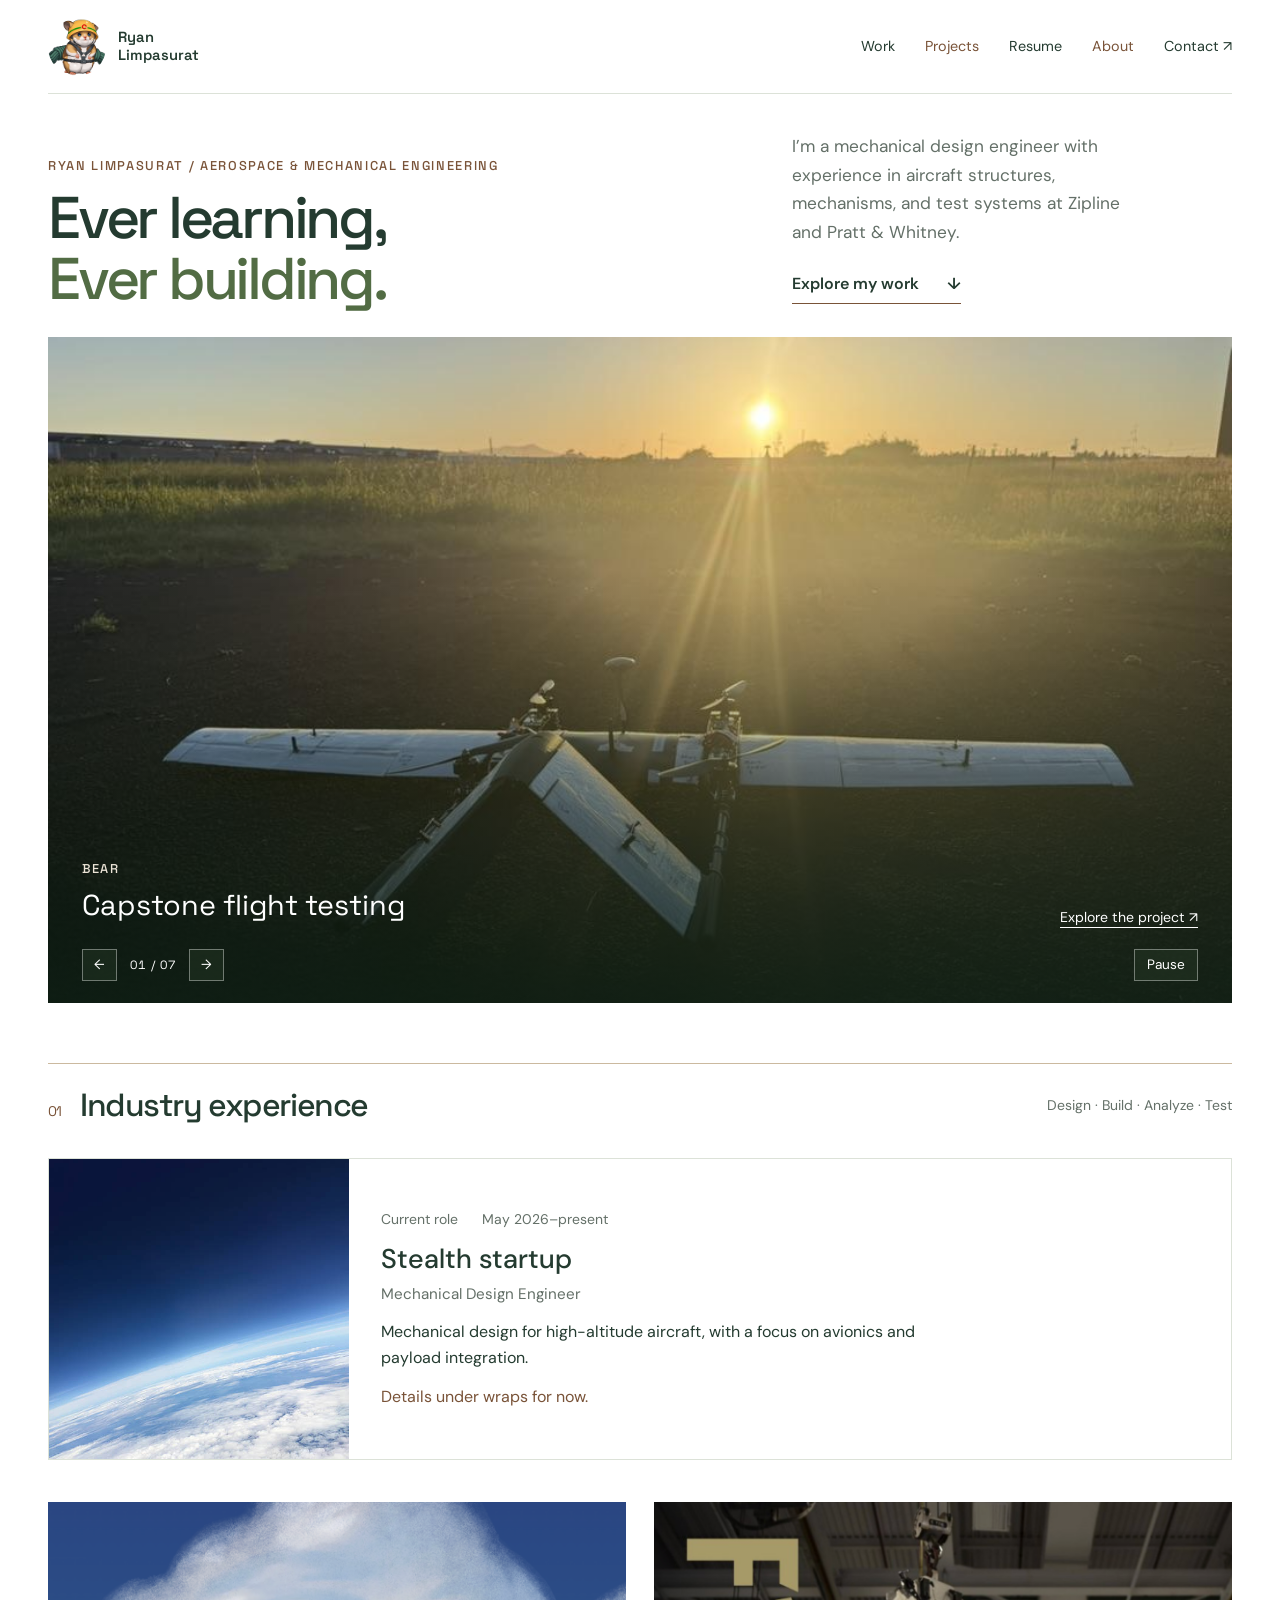
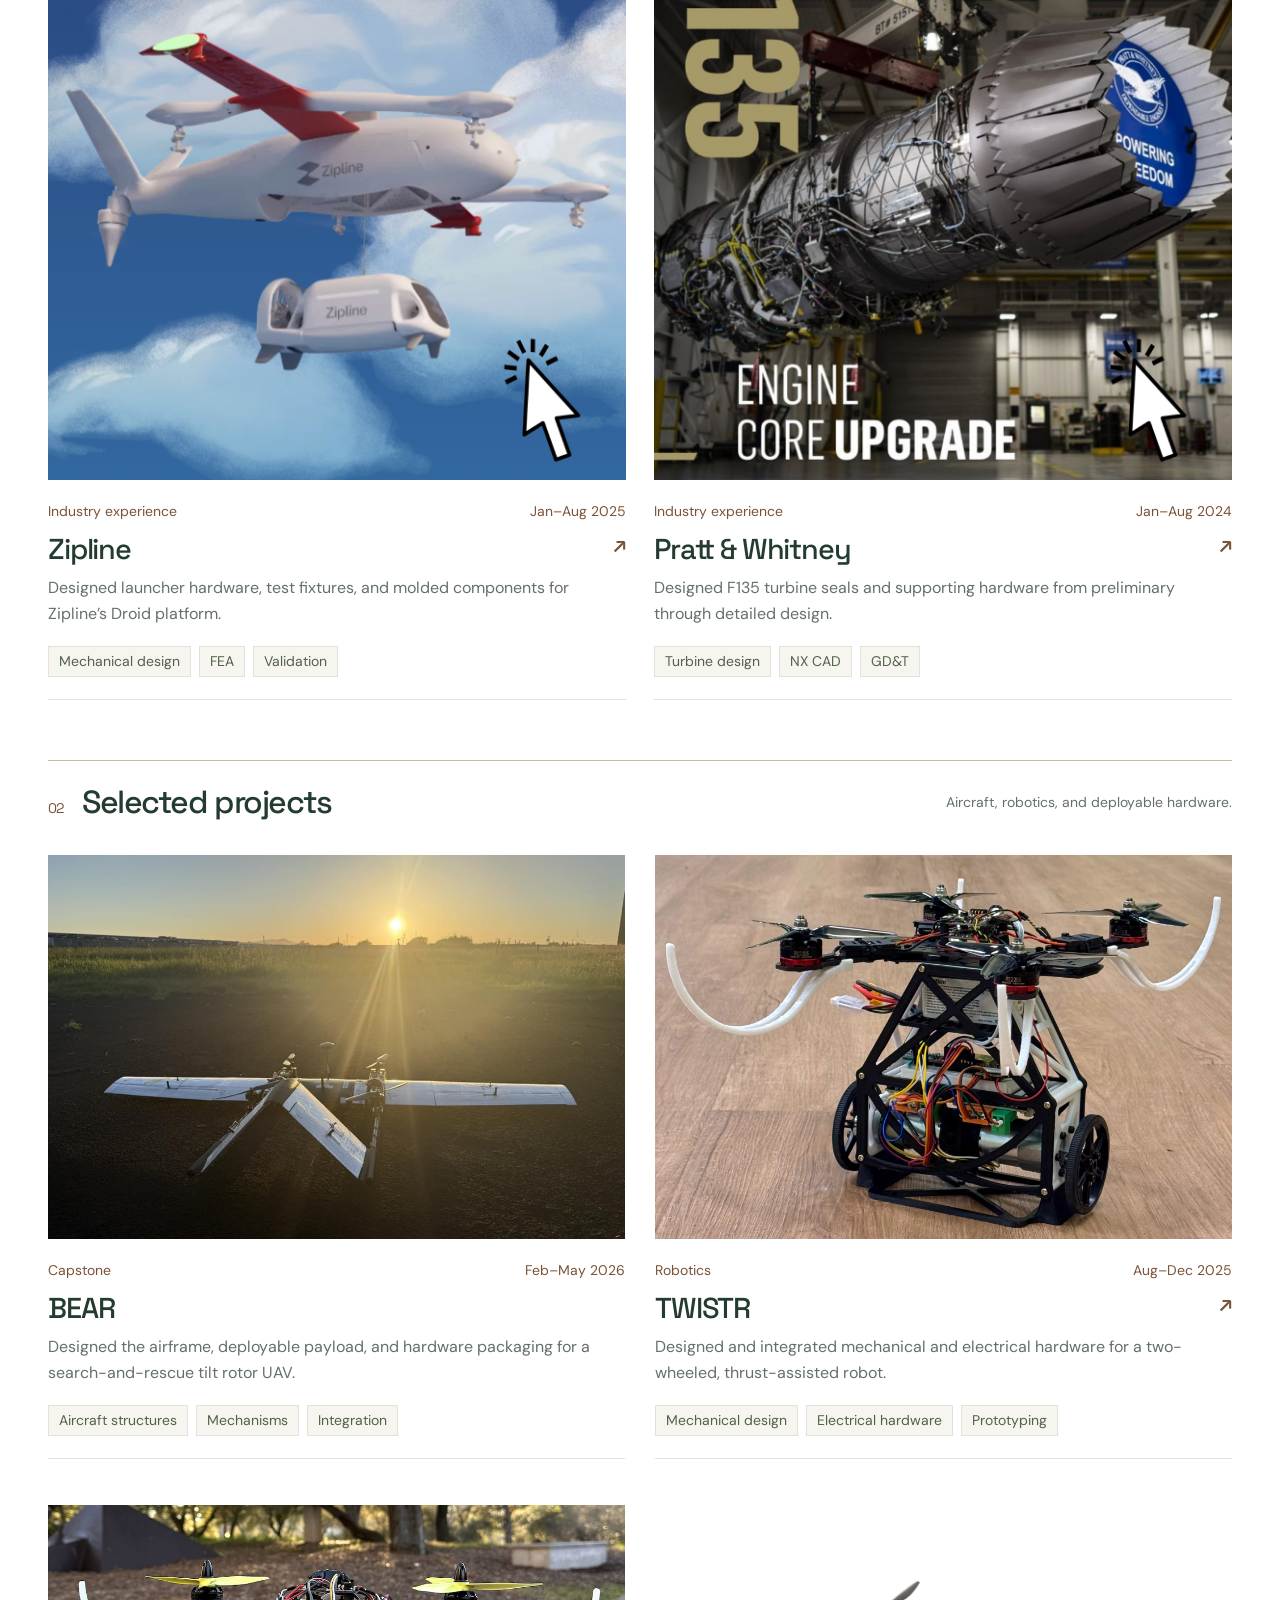
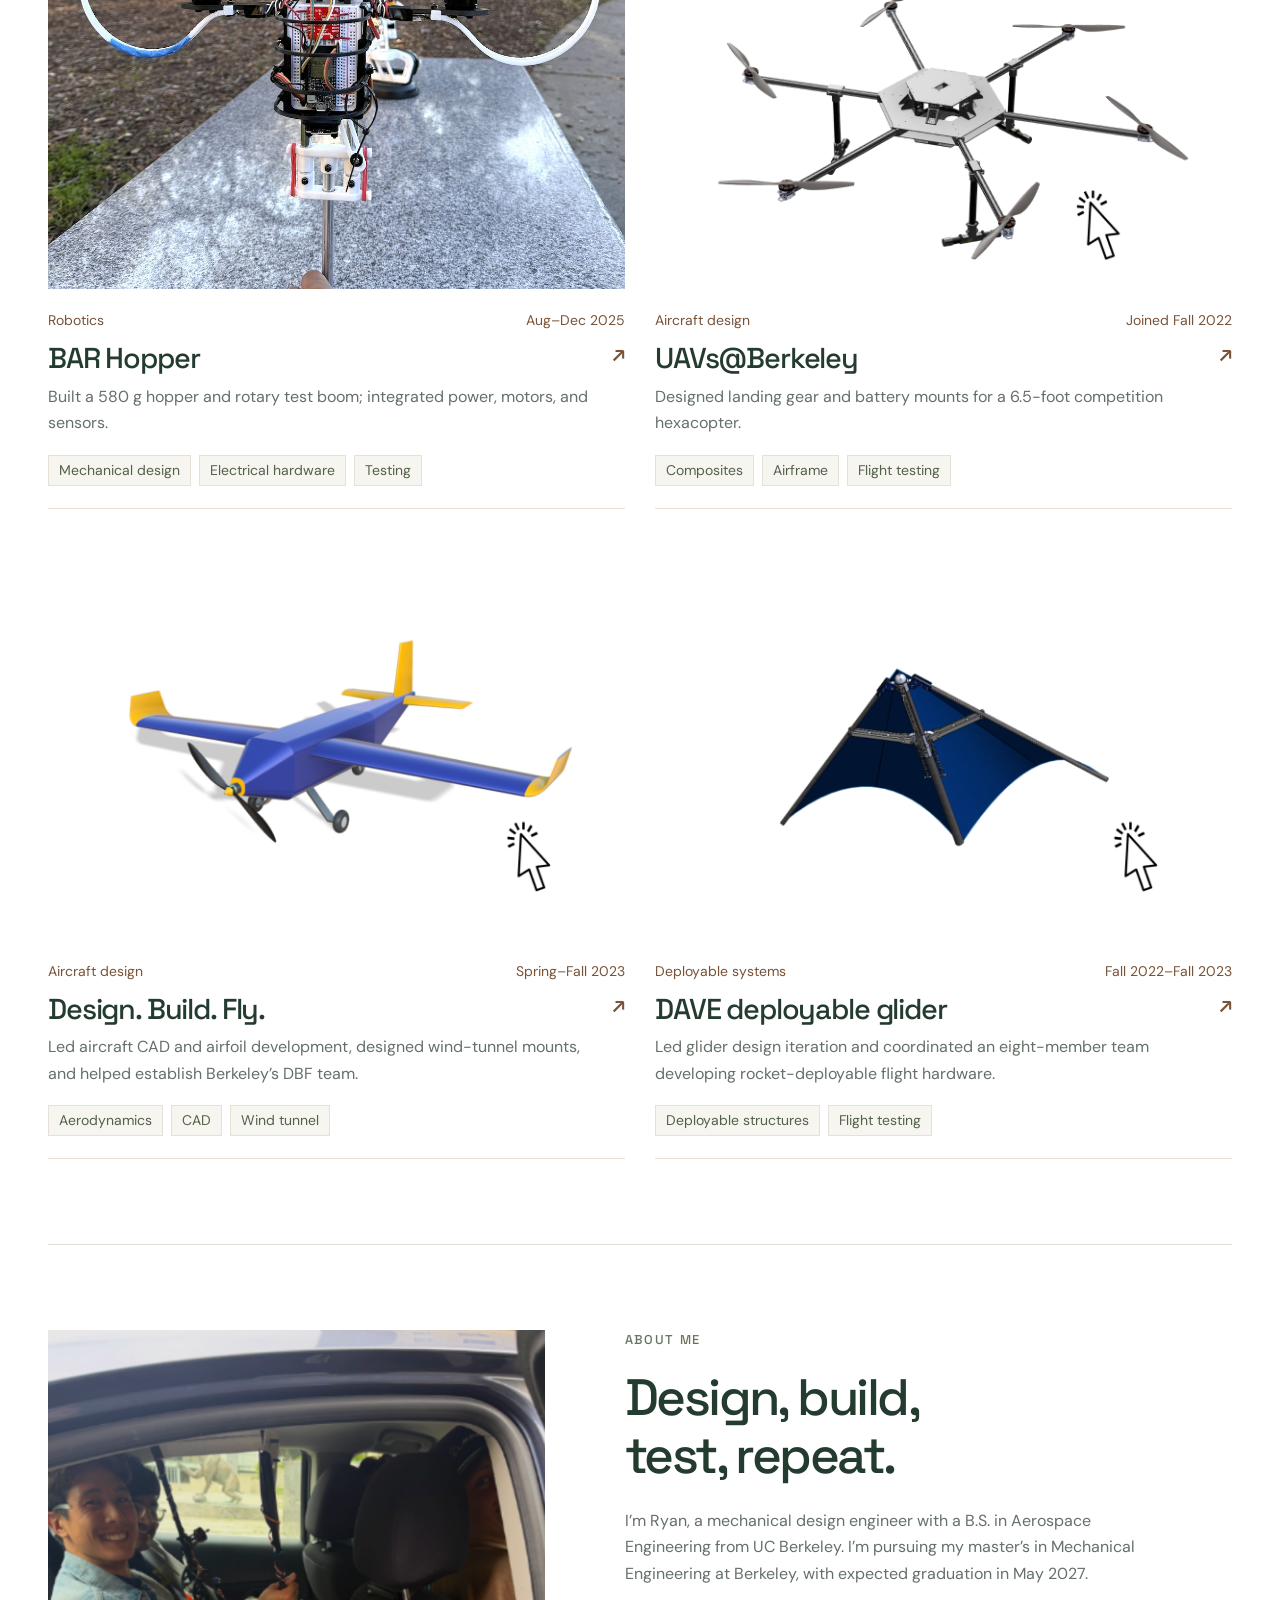
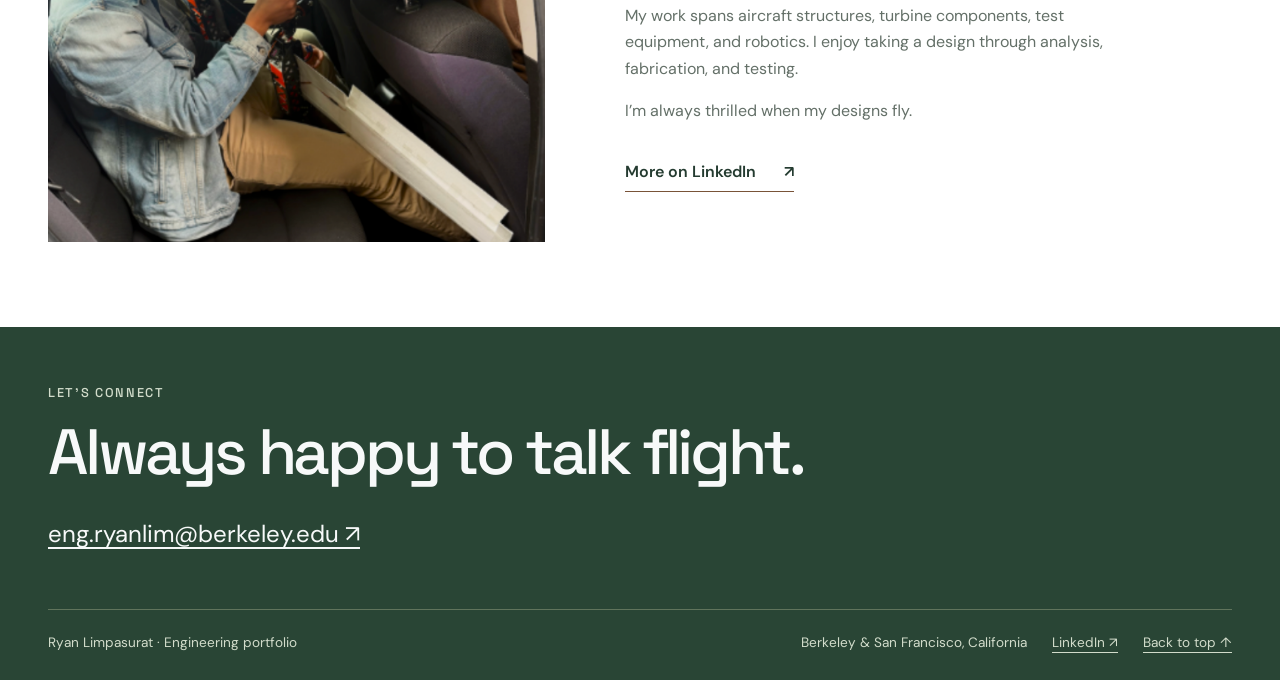
<file: index.html>
<!DOCTYPE html>

<html lang="en"><head><meta charset="utf-8"/><meta content="width=device-width,initial-scale=1" name="viewport"/><title>Aerospace &amp; mechanical engineering — Ryan Limpasurat</title><meta content="Mechanical design, aircraft structures, robotics, and flight testing. Explore Ryan Limpasurat’s engineering work." name="description"/><link href="/assets/cc8177aade-cropped-rescue_hamster_by_thehungtd_dg7qtp6-pre.png" rel="icon" type="image/png"/><link href="/style.css?v=gallery-ratio-4" rel="stylesheet"/></head><body id="top"><a class="skip" href="#main">Skip to content</a><header class="wrap"><nav aria-label="Main navigation" class="nav"><a class="brand" href="/"><img alt="Ryan’s hamster mascot" class="brand-hamster" height="54" src="/assets/cc8177aade-cropped-rescue_hamster_by_thehungtd_dg7qtp6-pre.png" width="54"/><span class="brand-name">Ryan<br/>Limpasurat</span></a><div class="nav-links"><a href="/#work">Work</a><a href="/#projects">Projects</a><a class="resume-link" href="https://docs.google.com/document/d/1uAulsKVpNyA8r-6NnI3T_6q6APFQ8vaxruHTOzFkLVQ/edit?tab=t.0" rel="noopener noreferrer" target="_blank">Resume</a><a href="/#about">About</a><a href="/#contact">Contact ↗</a></div></nav></header><main id="main"><div class="wrap"><section class="hero"><div><div class="eyebrow">Ryan Limpasurat / Aerospace &amp; mechanical engineering</div><h1>Ever learning,<br/><span>Ever building.</span></h1></div><div class="hero-copy"><p>I’m a mechanical design engineer with experience in aircraft structures, mechanisms, and test systems at Zipline and Pratt &amp; Whitney.</p><a class="text-link" href="#work">Explore my work <span aria-hidden="true">↓</span></a></div></section><section aria-label="Project photography" aria-roledescription="carousel" class="hero-photo hero-carousel"><div aria-hidden="false" class="hero-slide is-active" data-bear-slide="" data-slide="0"><img alt="BEAR tilt rotor aircraft at sunset" fetchpriority="high" src="/assets/bear-sunset.jpg?v=original-1024" style="object-position:center 50%"/><div class="photo-caption"><div><div class="eyebrow">BEAR</div><p>Capstone flight testing</p></div><a href="/projects/bear/">Explore the project ↗</a></div></div><div aria-hidden="true" class="hero-slide" data-slide="1"><img alt="Ultra High Speed Launcher, built and on site" loading="lazy" src="/assets/f091653a92-img_8451-edited.jpg?v=08e706e" style="object-position:center 53%"/><div class="photo-caption"><div><div class="eyebrow">Zipline</div><p>Ultra High Speed Launcher, built and on site</p></div><a href="/projects/zipline/" tabindex="-1">Explore the project ↗</a></div></div><div aria-hidden="true" class="hero-slide" data-slide="2"><img alt="Flight testing in the field" loading="lazy" src="/assets/95d45b755d-img_6831.jpg?v=08e706e" style="object-position:center 57%"/><div class="photo-caption"><div><div class="eyebrow">UAVs@Berkeley</div><p>Flight testing in the field</p></div><a href="/projects/uav/" tabindex="-1">Explore the project ↗</a></div></div><div aria-hidden="true" class="hero-slide" data-slide="3"><img alt="The aircraft and the team behind it" loading="lazy" src="/assets/bbfe7747b4-image-1.png?v=08e706e" style="object-position:center 46%"/><div class="photo-caption"><div><div class="eyebrow">Design. Build. Fly.</div><p>The aircraft and the team behind it</p></div><a href="/projects/design-build-fly/" tabindex="-1">Explore the project ↗</a></div></div><div aria-hidden="true" class="hero-slide" data-slide="4"><img alt="F135 Engine Core Upgrade program" loading="lazy" src="/assets/f5f21936bf-thumb-1920-941079.jpg" style="object-position:center 50%"/><div class="photo-caption"><div><div class="eyebrow">Pratt &amp; Whitney</div><p>F135 Engine Core Upgrade program</p></div><a href="/projects/pratt-whitney/" tabindex="-1">Explore the project ↗</a></div></div><div aria-hidden="true" class="hero-slide" data-slide="5"><img alt="Building and testing thrust-assisted robotics" loading="lazy" src="/assets/hopper-p17-0.jpeg" style="object-position:center 50%"/><div class="photo-caption"><div><div class="eyebrow">BAR Hopper</div><p>Building and testing thrust-assisted robotics</p></div><a href="/projects/bar-hopper/" tabindex="-1">Explore the project ↗</a></div></div><div aria-hidden="true" class="hero-slide" data-slide="6"><img alt="TWISTR assembled with onboard electronics" loading="lazy" src="/assets/twistr-p1-1.png?v=08e706e" style="object-position:center 55%"/><div class="photo-caption"><div><div class="eyebrow">TWISTR</div><p>From mechanical assembly to electrical integration</p></div><a href="/projects/twistr/" tabindex="-1">Explore the project ↗</a></div></div><div class="carousel-controls"><button aria-label="Previous photograph" data-direction="-1" type="button">←</button><span class="slide-counter">01 / 07</span><button aria-label="Next photograph" data-direction="1" type="button">→</button><button aria-label="Pause slideshow" class="carousel-pause" type="button">Pause</button></div></section><section class="section" id="work"><div class="section-head"><h2><span class="section-number">01</span>Industry experience</h2><p>Design · Build · Analyze · Test</p></div><div class="experience-grid"><article aria-labelledby="stealth-title" class="industry-placeholder"><div class="stealth-photo"><img alt="Clouds beneath a deep blue stratospheric sky" decoding="async" loading="lazy" src="/assets/stratosphere-cover.png"/></div><div class="stealth-copy"><div class="card-meta"><span>Current role</span><span>May 2026–present</span></div><h3 id="stealth-title">Stealth startup</h3><p class="stealth-role">Mechanical Design Engineer</p><p>Mechanical design for high-altitude aircraft, with a focus on avionics and payload integration.</p><p class="stealth-note">Details under wraps for now.</p></div></article><a class="card card-zipline" href="/projects/zipline/"><div class="card-photo"><img alt="Zipline project" decoding="async" loading="lazy" src="/assets/688d837650-screenshot-2025-09-19-at-3.37.49-pm.png?v=08e706e"/></div><div class="card-text"><div class="card-meta"><span>Industry experience</span><span>Jan–Aug 2025</span></div><h3>Zipline <span aria-hidden="true">↗</span></h3><p>Designed launcher hardware, test fixtures, and molded components for Zipline’s Droid platform.</p><div class="tags"><span class="tag">Mechanical design</span><span class="tag">FEA</span><span class="tag">Validation</span></div></div></a><a class="card card-pratt-whitney" href="/projects/pratt-whitney/"><div class="card-photo"><img alt="Pratt &amp; Whitney project" decoding="async" loading="lazy" src="/assets/534cb168d4-screenshot-2025-09-19-at-3.41.42-pm.png?v=08e706e"/></div><div class="card-text"><div class="card-meta"><span>Industry experience</span><span>Jan–Aug 2024</span></div><h3>Pratt &amp; Whitney <span aria-hidden="true">↗</span></h3><p>Designed F135 turbine seals and supporting hardware from preliminary through detailed design.</p><div class="tags"><span class="tag">Turbine design</span><span class="tag">NX CAD</span><span class="tag">GD&amp;T</span></div></div></a></div></section><section class="section" id="projects"><div class="section-head"><h2><span class="section-number">02</span>Selected projects</h2><p>Aircraft, robotics, and deployable hardware.</p></div><div class="projects-grid"><a class="card card-bear" href="/projects/bear/"><div class="card-photo"><img alt="BEAR tilt rotor aircraft at sunset" decoding="async" loading="lazy" src="/assets/bear-sunset.jpg?v=original-1024"/></div><div class="card-text"><div class="card-meta"><span>Capstone</span><span>Feb–May 2026</span></div><h3>BEAR</h3><p>Designed the airframe, deployable payload, and hardware packaging for a search-and-rescue tilt rotor UAV.</p><div class="tags"><span class="tag">Aircraft structures</span><span class="tag">Mechanisms</span><span class="tag">Integration</span></div></div></a><a class="card card-twistr" href="/projects/twistr/"><div class="card-photo"><img alt="TWISTR project" decoding="async" loading="lazy" src="/assets/twistr-p1-1.png?v=08e706e"/></div><div class="card-text"><div class="card-meta"><span>Robotics</span><span>Aug–Dec 2025</span></div><h3>TWISTR <span aria-hidden="true">↗</span></h3><p>Designed and integrated mechanical and electrical hardware for a two-wheeled, thrust-assisted robot.</p><div class="tags"><span class="tag">Mechanical design</span><span class="tag">Electrical hardware</span><span class="tag">Prototyping</span></div></div></a><a class="card card-bar-hopper" href="/projects/bar-hopper/"><div class="card-photo"><img alt="BAR Hopper on its rotary test boom outdoors" decoding="async" loading="lazy" src="/assets/hopper-front.png"/></div><div class="card-text"><div class="card-meta"><span>Robotics</span><span>Aug–Dec 2025</span></div><h3>BAR Hopper <span aria-hidden="true">↗</span></h3><p>Built a 580 g hopper and rotary test boom; integrated power, motors, and sensors.</p><div class="tags"><span class="tag">Mechanical design</span><span class="tag">Electrical hardware</span><span class="tag">Testing</span></div></div></a><a class="card card-uav" href="/projects/uav/"><div class="card-photo"><img alt="UAVs@Berkeley project" decoding="async" loading="lazy" src="/assets/48b9a0c4f4-screenshot-2025-09-19-at-3.34.51-pm.png"/></div><div class="card-text"><div class="card-meta"><span>Aircraft design</span><span>Joined Fall 2022</span></div><h3>UAVs@Berkeley <span aria-hidden="true">↗</span></h3><p>Designed landing gear and battery mounts for a 6.5-foot competition hexacopter.</p><div class="tags"><span class="tag">Composites</span><span class="tag">Airframe</span><span class="tag">Flight testing</span></div></div></a><a class="card card-design-build-fly" href="/projects/design-build-fly/"><div class="card-photo"><img alt="Design. Build. Fly. project" decoding="async" loading="lazy" src="/assets/7c4b3bf59d-screenshot-2025-09-19-at-3.32.20-pm.png"/></div><div class="card-text"><div class="card-meta"><span>Aircraft design</span><span>Spring–Fall 2023</span></div><h3>Design. Build. Fly. <span aria-hidden="true">↗</span></h3><p>Led aircraft CAD and airfoil development, designed wind-tunnel mounts, and helped establish Berkeley’s DBF team.</p><div class="tags"><span class="tag">Aerodynamics</span><span class="tag">CAD</span><span class="tag">Wind tunnel</span></div></div></a><a class="card card-dave" href="/projects/dave/"><div class="card-photo"><img alt="DAVE deployable glider project" decoding="async" loading="lazy" src="/assets/ab5383b9f1-screenshot-2025-09-19-at-3.33.42-pm.png"/></div><div class="card-text"><div class="card-meta"><span>Deployable systems</span><span>Fall 2022–Fall 2023</span></div><h3>DAVE deployable glider <span aria-hidden="true">↗</span></h3><p>Led glider design iteration and coordinated an eight-member team developing rocket-deployable flight hardware.</p><div class="tags"><span class="tag">Deployable structures</span><span class="tag">Flight testing</span></div></div></a></div></section><section class="about" id="about"><img alt="Ryan smiling in a car with project hardware" class="about-photo" decoding="async" loading="lazy" src="/assets/ryan-about.png"/><div><div class="eyebrow">About me</div><h2>Design, build,<br/>test, repeat.</h2><p>I’m Ryan, a mechanical design engineer with a B.S. in Aerospace Engineering from UC Berkeley. I’m pursuing my master’s in Mechanical Engineering at Berkeley, with expected graduation in May 2027.</p><p>My work spans aircraft structures, turbine components, test equipment, and robotics. I enjoy taking a design through analysis, fabrication, and testing.</p><p>I’m always thrilled when my designs fly.</p><a class="text-link" href="https://www.linkedin.com/in/ryan-limpasurat/" rel="noopener noreferrer" target="_blank">More on LinkedIn <span aria-hidden="true">↗</span></a></div></section></div></main><footer class="footer" id="contact"><div class="wrap"><div class="eyebrow">Let’s connect</div><h2>Always happy to talk flight.</h2><a class="footer-email" href="mailto:eng.ryanlim@berkeley.edu">eng.ryanlim@berkeley.edu ↗</a><div class="footer-bottom"><span>Ryan Limpasurat · Engineering portfolio</span><div class="footer-links"><span>Berkeley &amp; San Francisco, California</span><a href="https://www.linkedin.com/in/ryan-limpasurat/" rel="noopener noreferrer" target="_blank">LinkedIn ↗</a><a href="#top">Back to top ↑</a></div></div></div></footer><script defer="" src="/site.js"></script></body></html>
</file>
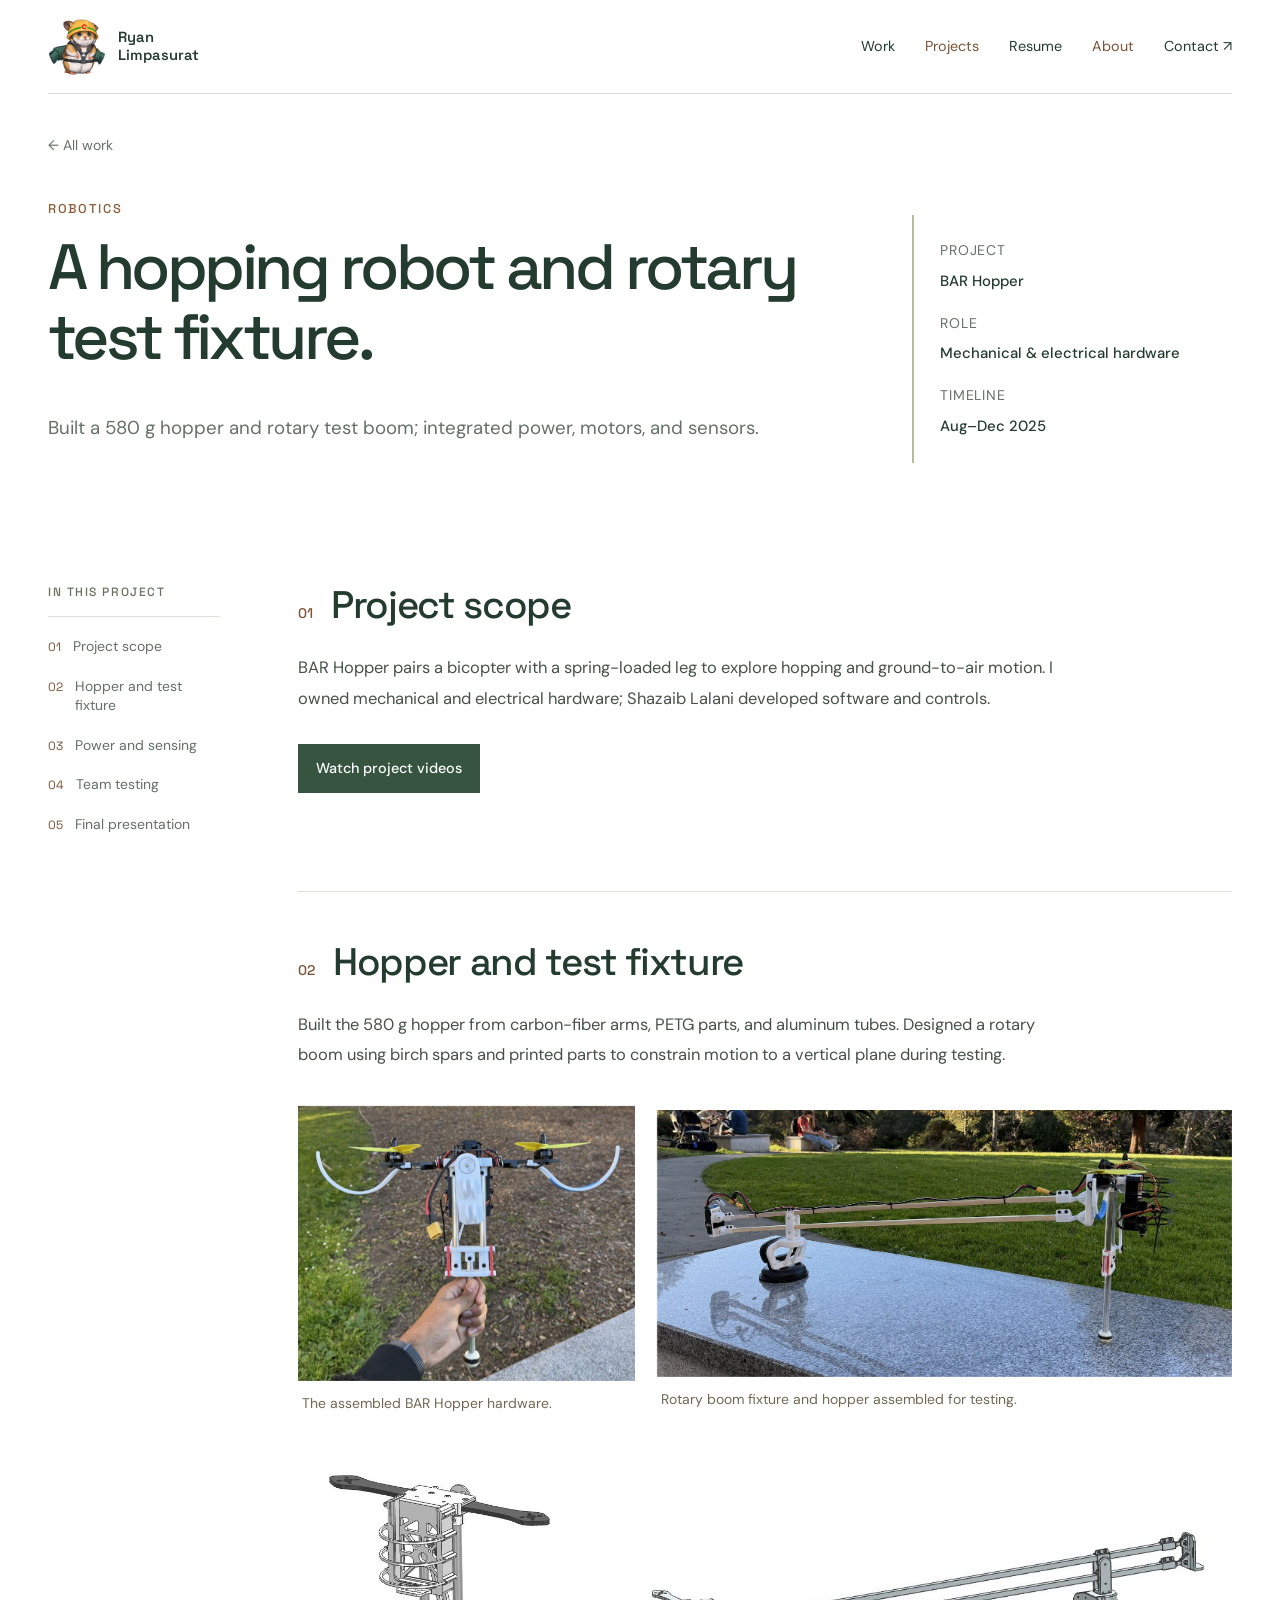
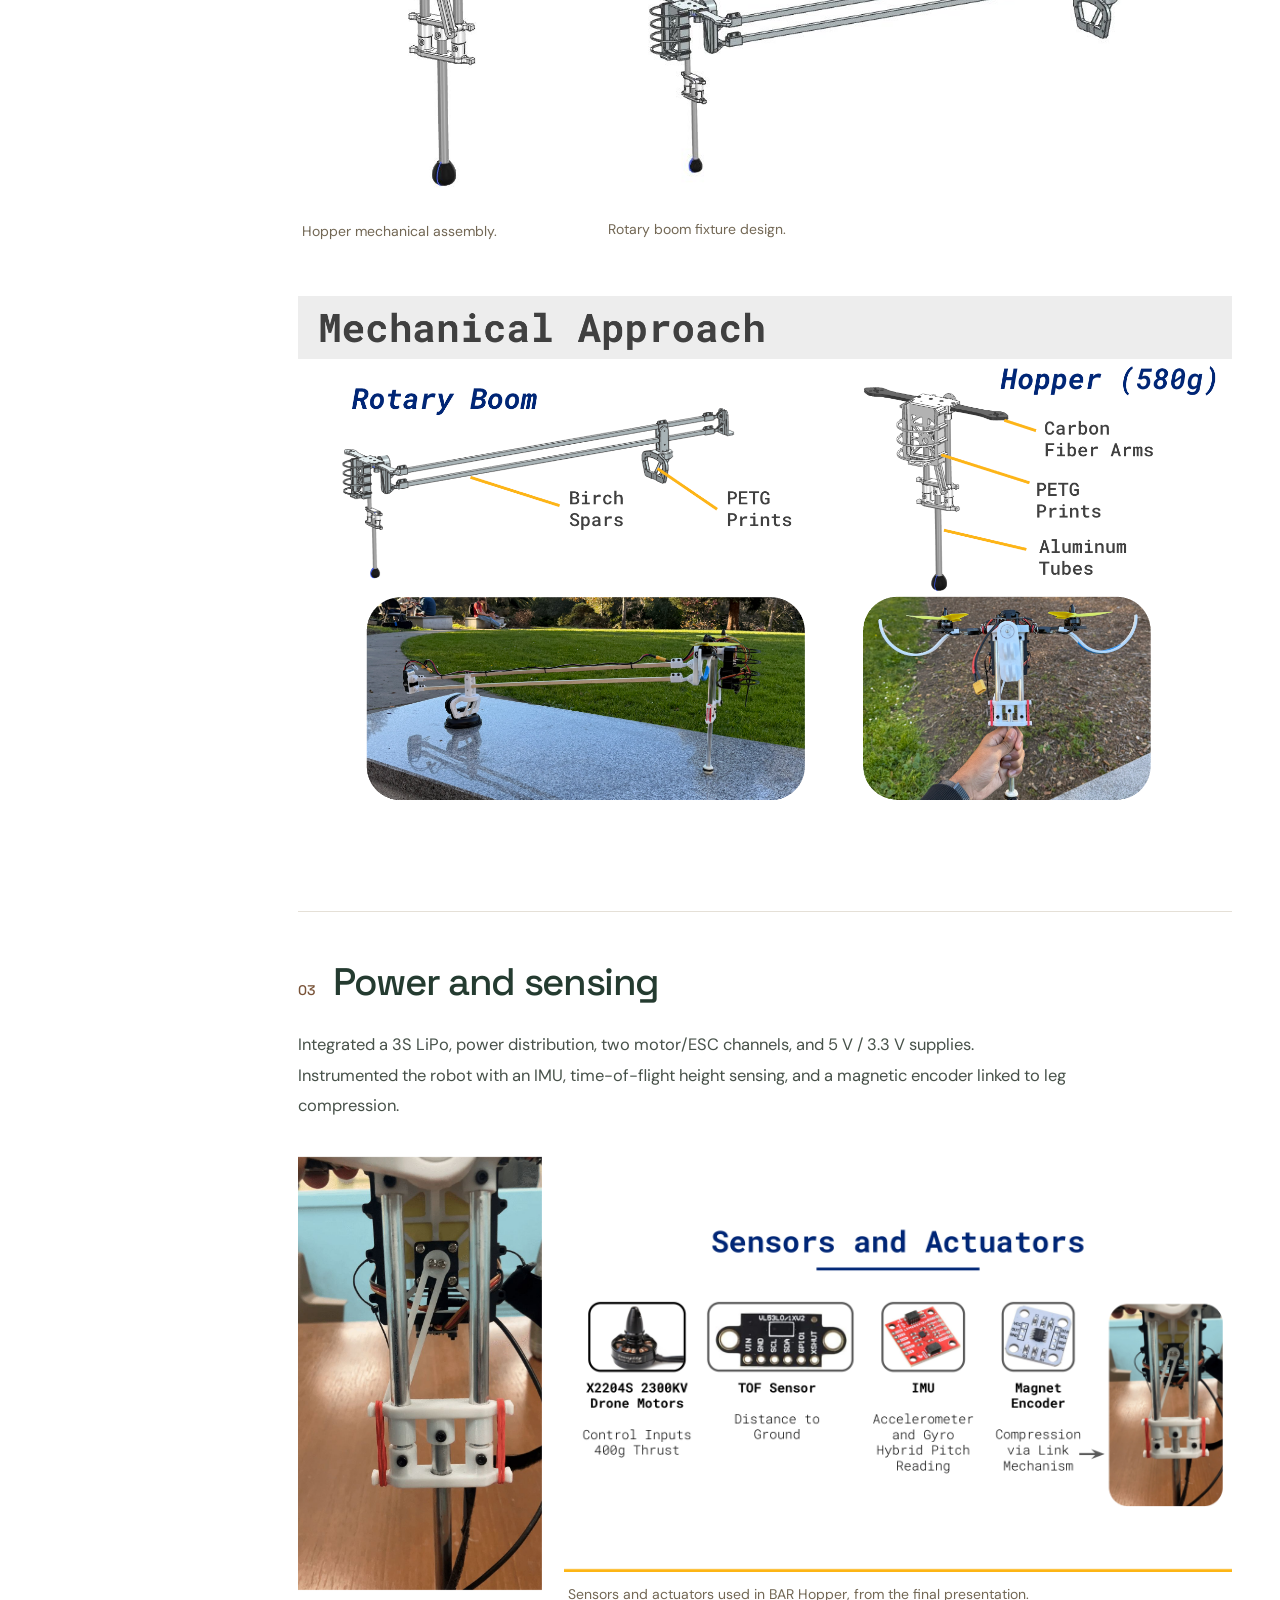
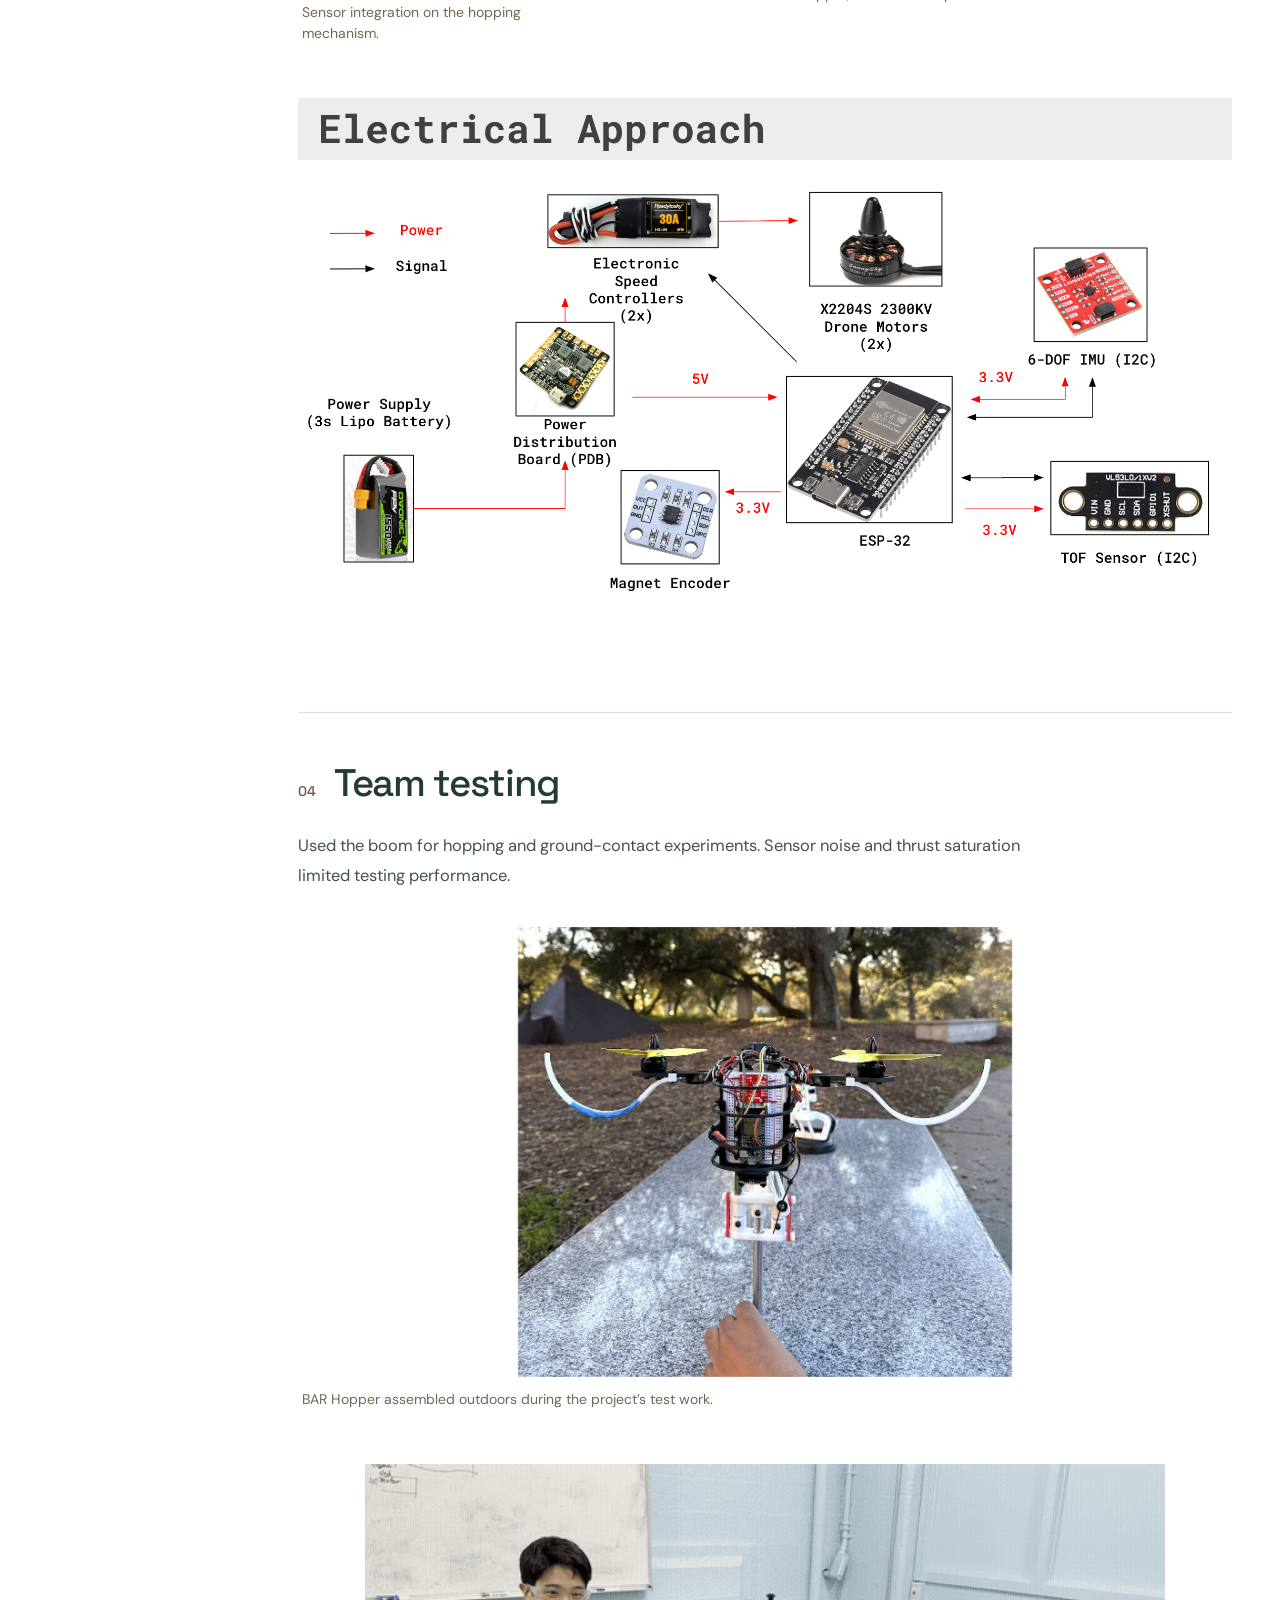
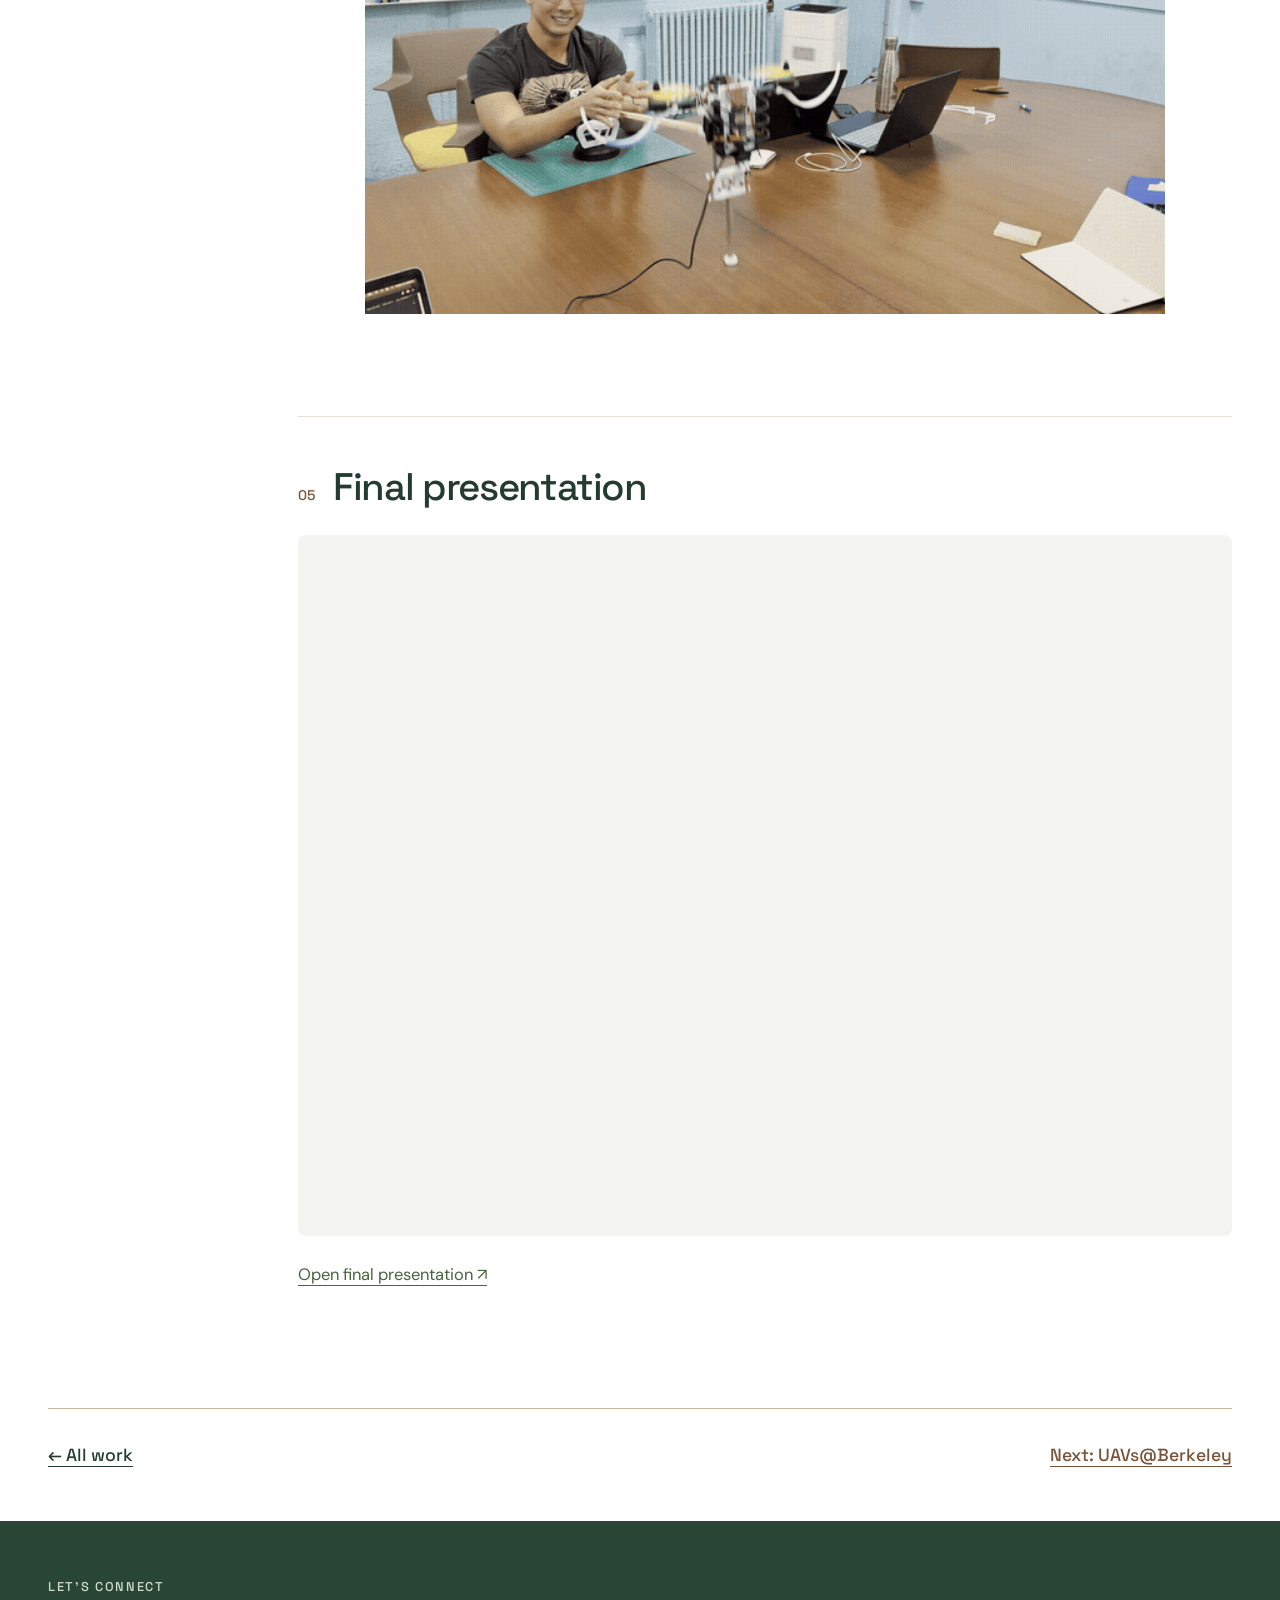
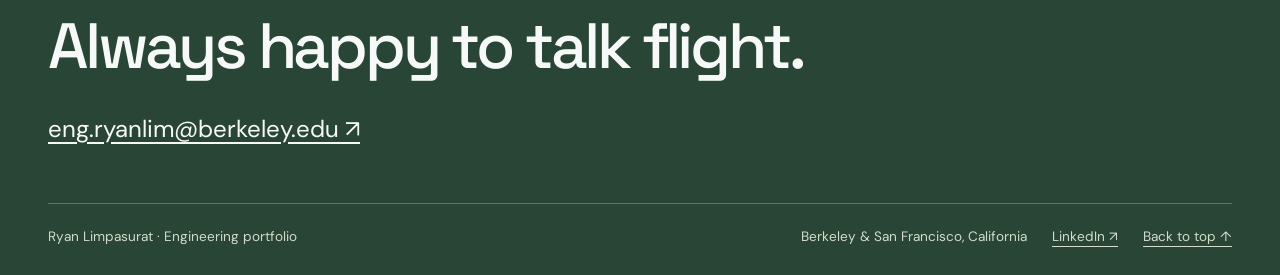
<file: projects/bar-hopper/index.html>
<!DOCTYPE html>

<html lang="en"><head><meta charset="utf-8"/><meta content="width=device-width,initial-scale=1" name="viewport"/><title>BAR Hopper — Ryan Limpasurat</title><meta content="Built a 580 g hopper and rotary test boom; integrated power, motors, and sensors." name="description"/><link href="/assets/cc8177aade-cropped-rescue_hamster_by_thehungtd_dg7qtp6-pre.png" rel="icon" type="image/png"/><link href="/style.css?v=gallery-ratio-4" rel="stylesheet"/></head><body id="top"><a class="skip" href="#main">Skip to content</a><header class="wrap"><nav aria-label="Main navigation" class="nav"><a class="brand" href="/"><img alt="Ryan’s hamster mascot" class="brand-hamster" height="54" src="/assets/cc8177aade-cropped-rescue_hamster_by_thehungtd_dg7qtp6-pre.png" width="54"/><span class="brand-name">Ryan<br/>Limpasurat</span></a><div class="nav-links"><a href="/#work">Work</a><a href="/#projects">Projects</a><a class="resume-link" href="https://docs.google.com/document/d/1uAulsKVpNyA8r-6NnI3T_6q6APFQ8vaxruHTOzFkLVQ/edit?tab=t.0" rel="noopener noreferrer" target="_blank">Resume</a><a href="/#about">About</a><a href="/#contact">Contact ↗</a></div></nav></header><main class="wrap" id="main"><header class="detail-head"><a class="back" href="/#work">← All work</a><div class="eyebrow">Robotics</div><h1>A hopping robot and rotary test fixture.</h1><p class="detail-summary">Built a 580 g hopper and rotary test boom; integrated power, motors, and sensors.</p><div class="detail-meta"><div><span>Project</span><strong>BAR Hopper</strong></div><div><span>Role</span><strong>Mechanical &amp; electrical hardware</strong></div><div><span>Timeline</span><strong>Aug–Dec 2025</strong></div></div></header><div class="case-layout"><aside class="case-index"><div class="eyebrow">In this project</div><nav aria-label="Project sections"><a href="#section-1"><span>01</span>Project scope</a><a href="#section-2"><span>02</span>Hopper and test fixture</a><a href="#section-3"><span>03</span>Power and sensing</a><a href="#section-4"><span>04</span>Team testing</a><a href="#document"><span>05</span>Final presentation</a></nav></aside><article class="article"><section class="case-section" id="section-1"><div class="case-section-head"><span class="chapter">01</span><h2>Project scope</h2></div><div class="case-section-body"><p>BAR Hopper pairs a bicopter with a spring-loaded leg to explore hopping and ground-to-air motion. I owned mechanical and electrical hardware; Shazaib Lalani developed software and controls.</p><p class="resource-action"><a class="resource-button" href="https://drive.google.com/drive/u/1/folders/1_5Hx9ZnzIkk-3Om6tEhJxh7tSe7zXP2M" rel="noopener noreferrer" target="_blank">Watch project videos</a></p></div></section><section class="case-section" id="section-2"><div class="case-section-head"><span class="chapter">02</span><h2>Hopper and test fixture</h2></div><div class="case-section-body"><p>Built the 580 g hopper from carbon-fiber arms, PETG parts, and aluminum tubes. Designed a rotary boom using birch spars and printed parts to constrain motion to a vertical plane during testing.</p><div class="curated-gallery"><div class="gallery-row" style="--columns:1.23fr 2.1fr"><div class="gallery-item media-photo"><figure><a aria-label="Enlarge project image" class="image-expand" data-lightbox="" href="/assets/hopper-p5-2.jpeg"><img alt="The assembled BAR Hopper hardware." decoding="async" loading="lazy" src="/assets/hopper-p5-2.jpeg"/></a><figcaption>The assembled BAR Hopper hardware.</figcaption></figure></div><div class="gallery-item media-photo"><figure><a aria-label="Enlarge project image" class="image-expand" data-lightbox="" href="/assets/hopper-p5-3.jpeg"><img alt="Rotary boom fixture and hopper assembled for testing." decoding="async" loading="lazy" src="/assets/hopper-p5-3.jpeg"/></a><figcaption>Rotary boom fixture and hopper assembled for testing.</figcaption></figure></div></div><div class="gallery-row" style="--columns:0.79fr 1.75fr"><div class="gallery-item media-technical"><figure><a aria-label="Enlarge project image" class="image-expand" data-lightbox="" href="/assets/hopper-p5-0.jpeg"><img alt="Hopper mechanical assembly." decoding="async" loading="lazy" src="/assets/hopper-p5-0.jpeg"/></a><figcaption>Hopper mechanical assembly.</figcaption></figure></div><div class="gallery-item media-technical"><figure><a aria-label="Enlarge project image" class="image-expand" data-lightbox="" href="/assets/hopper-p5-1.jpeg"><img alt="Rotary boom fixture design." decoding="async" loading="lazy" src="/assets/hopper-p5-1.jpeg"/></a><figcaption>Rotary boom fixture design.</figcaption></figure></div></div></div><div class="design-notes"><figure><a aria-label="Enlarge project image" class="image-expand" data-lightbox="" href="/assets/30b931358b-screenshot-2026-01-23-at-5.23.29-pm.png?v=08e706e"><img alt="Screenshot 2026 01 23 at 5.23.29 PM" decoding="async" loading="lazy" src="/assets/30b931358b-screenshot-2026-01-23-at-5.23.29-pm.png?v=08e706e"/></a></figure></div></div></section><section class="case-section" id="section-3"><div class="case-section-head"><span class="chapter">03</span><h2>Power and sensing</h2></div><div class="case-section-body"><p>Integrated a 3S LiPo, power distribution, two motor/ESC channels, and 5 V / 3.3 V supplies. Instrumented the robot with an IMU, time-of-flight height sensing, and a magnetic encoder linked to leg compression.</p><div class="curated-gallery"><div class="gallery-row" style="--columns:0.65fr 1.78fr"><div class="gallery-item media-photo"><figure><a aria-label="Enlarge project image" class="image-expand" data-lightbox="" href="/assets/hopper-p7-4.jpeg"><img alt="Sensor integration on the hopping mechanism." decoding="async" loading="lazy" src="/assets/hopper-p7-4.jpeg"/></a><figcaption>Sensor integration on the hopping mechanism.</figcaption></figure></div><div class="gallery-item media-technical"><figure><a aria-label="Enlarge project image" class="image-expand" data-lightbox="" href="/assets/hopper-slide7.png"><img alt="Sensors and actuators used in BAR Hopper, from the final presentation." decoding="async" loading="lazy" src="/assets/hopper-slide7.png"/></a><figcaption>Sensors and actuators used in BAR Hopper, from the final presentation.</figcaption></figure></div></div></div><div class="design-notes"><figure><a aria-label="Enlarge project image" class="image-expand" data-lightbox="" href="/assets/e3375fcd2d-screenshot-2026-01-23-at-5.23.47-pm.png"><img alt="Screenshot 2026 01 23 at 5.23.47 PM" decoding="async" loading="lazy" src="/assets/e3375fcd2d-screenshot-2026-01-23-at-5.23.47-pm.png"/></a></figure></div></div></section><section class="case-section" id="section-4"><div class="case-section-head"><span class="chapter">04</span><h2>Team testing</h2></div><div class="case-section-body"><p>Used the boom for hopping and ground-contact experiments. Sensor noise and thrust saturation limited testing performance.</p><div class="curated-gallery"><div class="gallery-row" style="--columns:1.1fr"><div class="gallery-item media-photo"><figure><a aria-label="Enlarge project image" class="image-expand" data-lightbox="" href="/assets/hopper-p17-0.jpeg"><img alt="BAR Hopper assembled outdoors during the project’s test work." decoding="async" loading="lazy" src="/assets/hopper-p17-0.jpeg"/></a><figcaption>BAR Hopper assembled outdoors during the project’s test work.</figcaption></figure></div></div></div><div class="curated-gallery"><div class="gallery-feature media-motion"><figure><a aria-label="Enlarge project image" class="image-expand" data-lightbox="" href="/assets/e17518245d-1000009b00000320000001c25348cbb0b3dd12c3.gif?v=08e706e"><img alt="1000009B00000320000001C25348CBB0B3DD12C3" decoding="async" loading="lazy" src="/assets/e17518245d-1000009b00000320000001c25348cbb0b3dd12c3.gif?v=08e706e"/></a></figure></div></div></div></section><section class="case-section" id="document"><div class="case-section-head"><span class="chapter">05</span><h2>Final presentation</h2></div><div class="case-section-body"><iframe allowfullscreen="" class="document-viewer slides-viewer" loading="lazy" src="https://docs.google.com/presentation/d/1nA2puY3Z5I6PODt1bSZKz5oR9chOXIRGJ93HX8Fh__4/preview" title="BAR Hopper final presentation"></iframe><p><a href="https://docs.google.com/presentation/d/1nA2puY3Z5I6PODt1bSZKz5oR9chOXIRGJ93HX8Fh__4/edit?usp=sharing" rel="noopener noreferrer" target="_blank">Open final presentation ↗</a></p></div></section></article></div><div class="next-project"><a href="/#work">← All work</a><a href="/projects/uav/">Next: UAVs@Berkeley</a></div></main><footer class="footer" id="contact"><div class="wrap"><div class="eyebrow">Let’s connect</div><h2>Always happy to talk flight.</h2><a class="footer-email" href="mailto:eng.ryanlim@berkeley.edu">eng.ryanlim@berkeley.edu ↗</a><div class="footer-bottom"><span>Ryan Limpasurat · Engineering portfolio</span><div class="footer-links"><span>Berkeley &amp; San Francisco, California</span><a href="https://www.linkedin.com/in/ryan-limpasurat/" rel="noopener noreferrer" target="_blank">LinkedIn ↗</a><a href="#top">Back to top ↑</a></div></div></div></footer><script defer="" src="/site.js"></script></body></html>
</file>
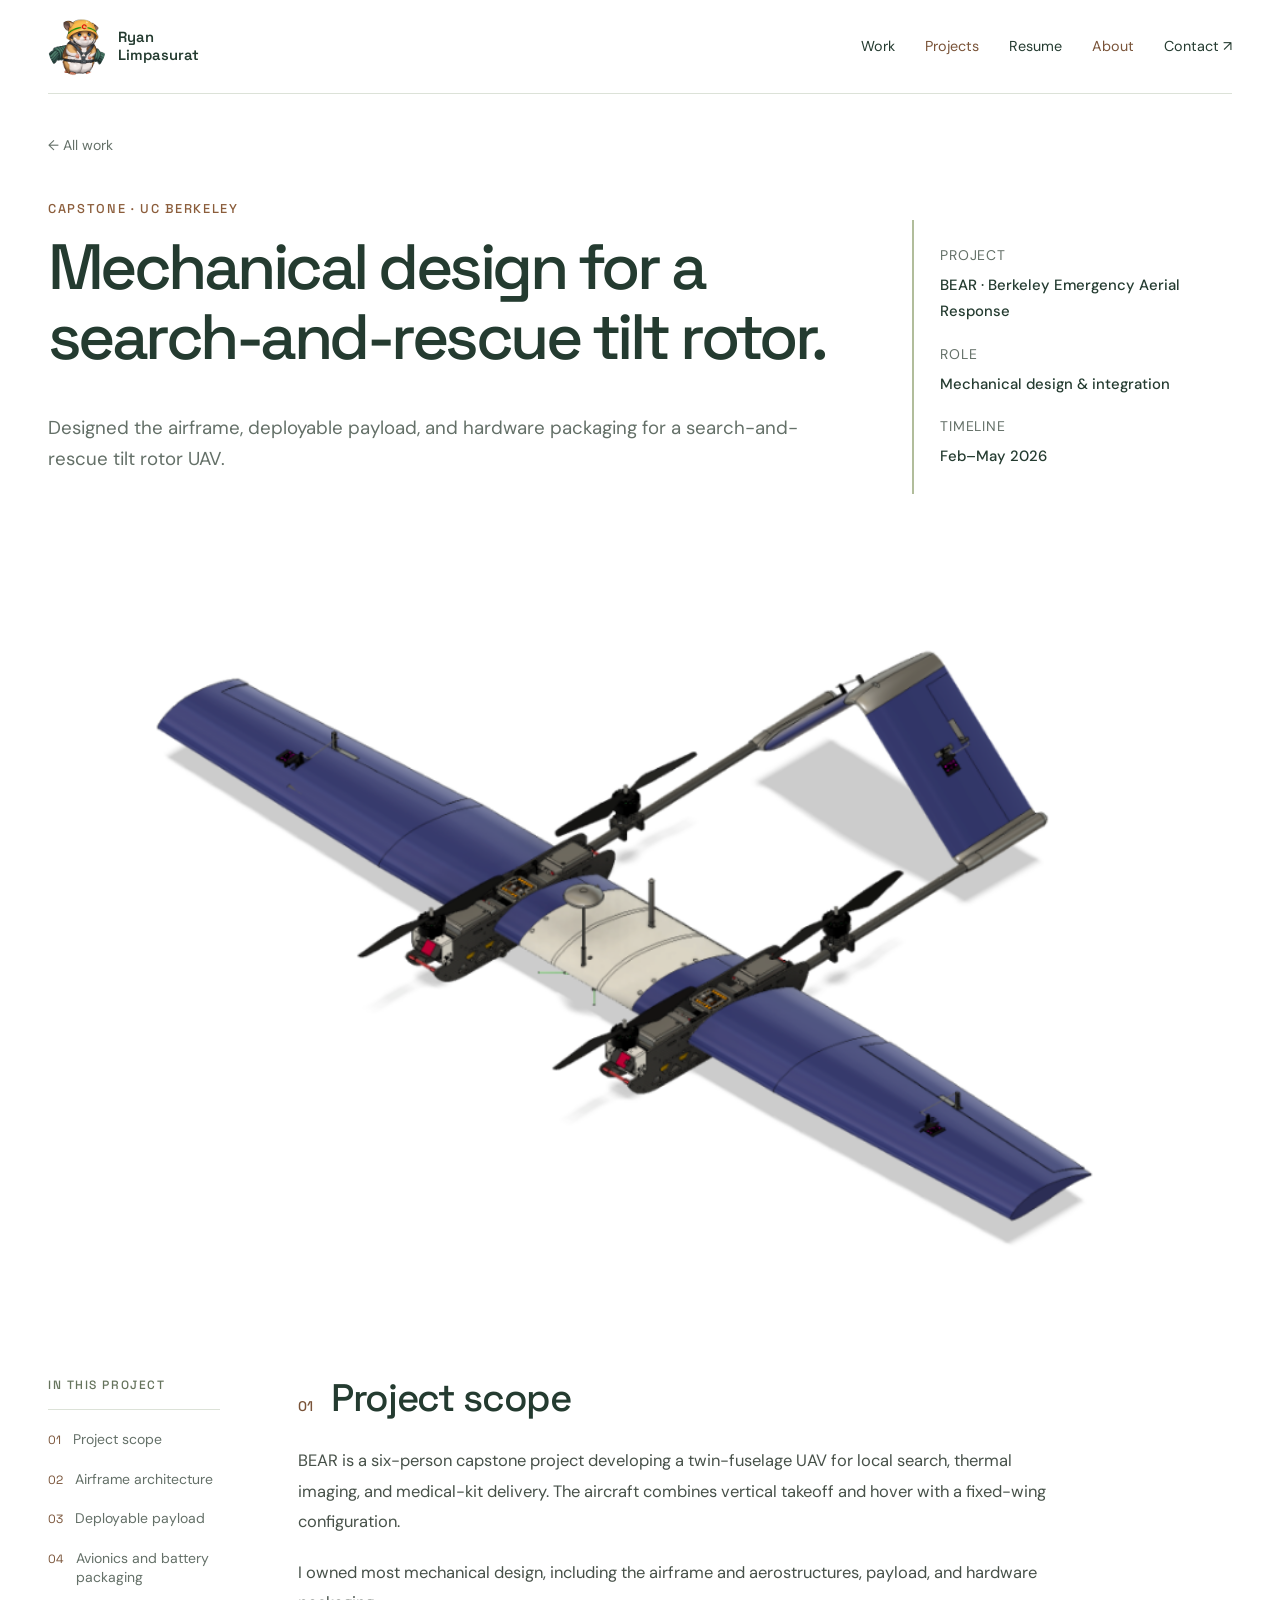
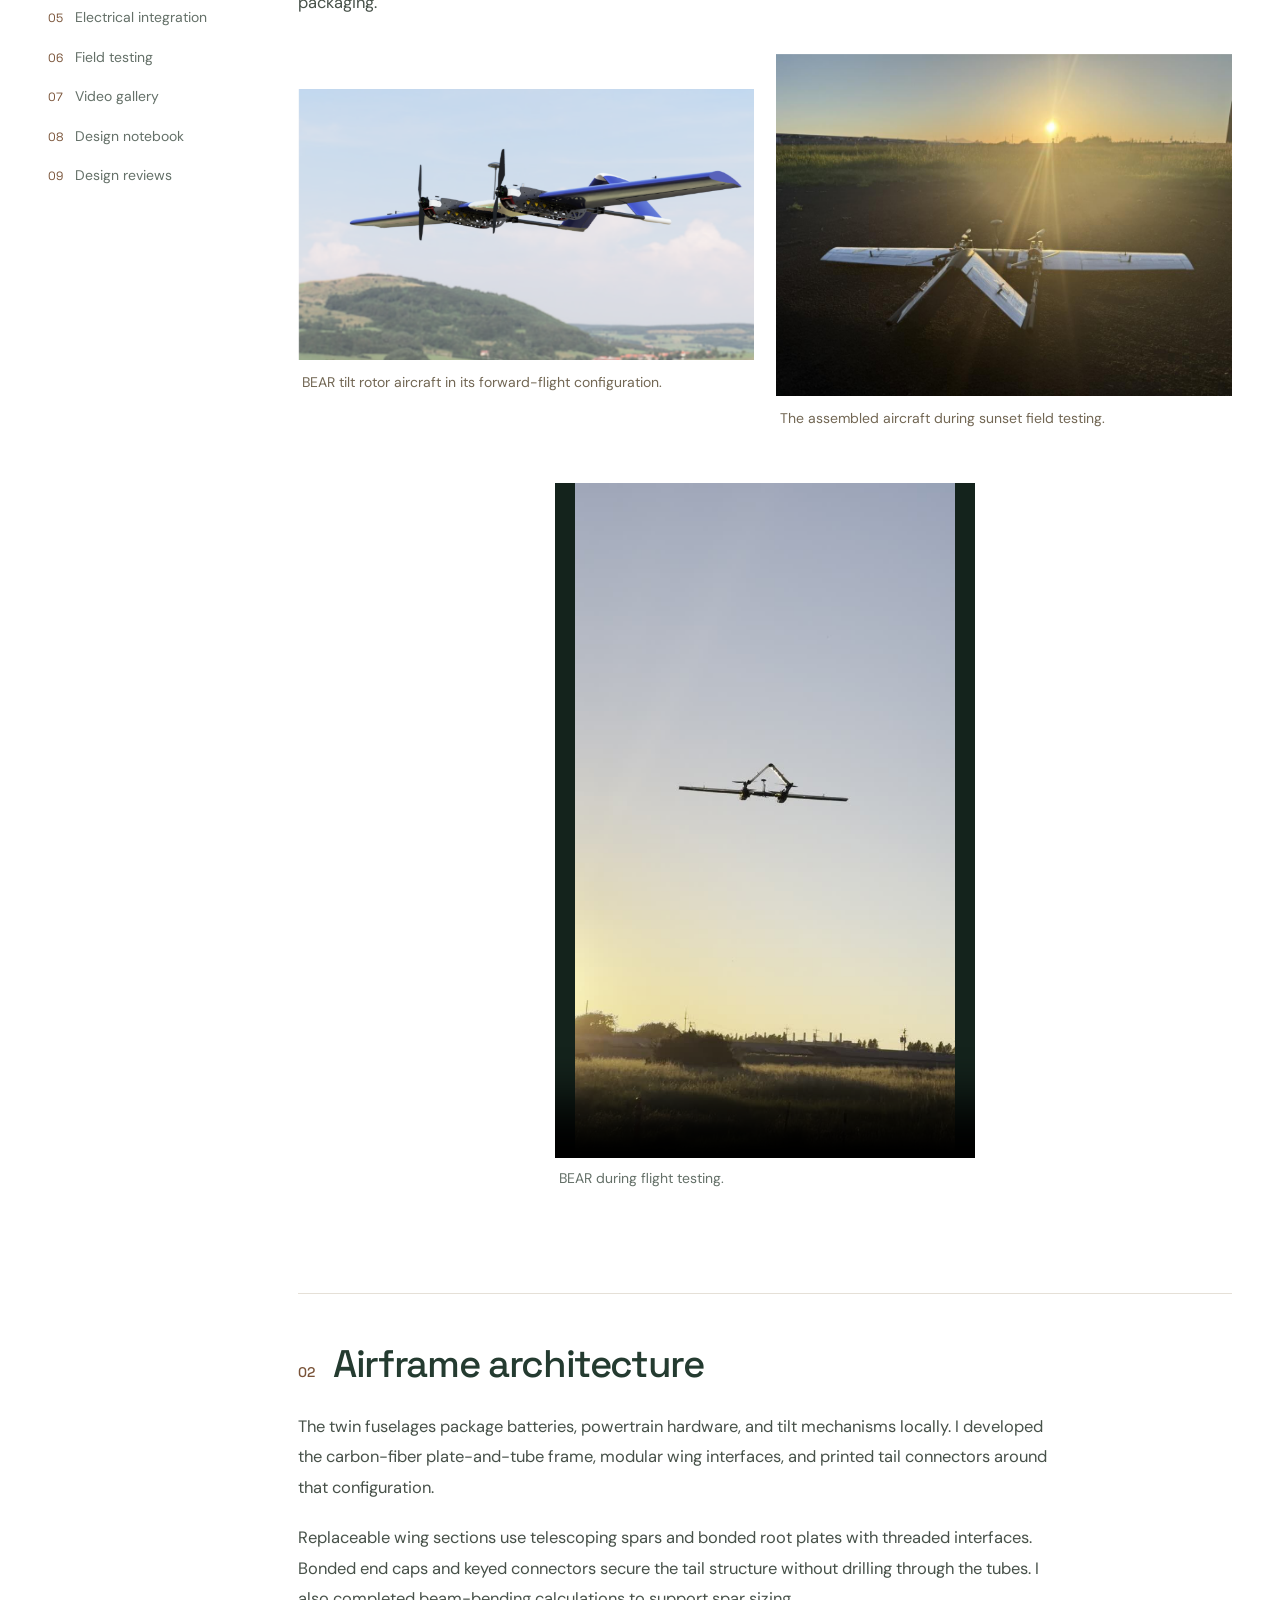
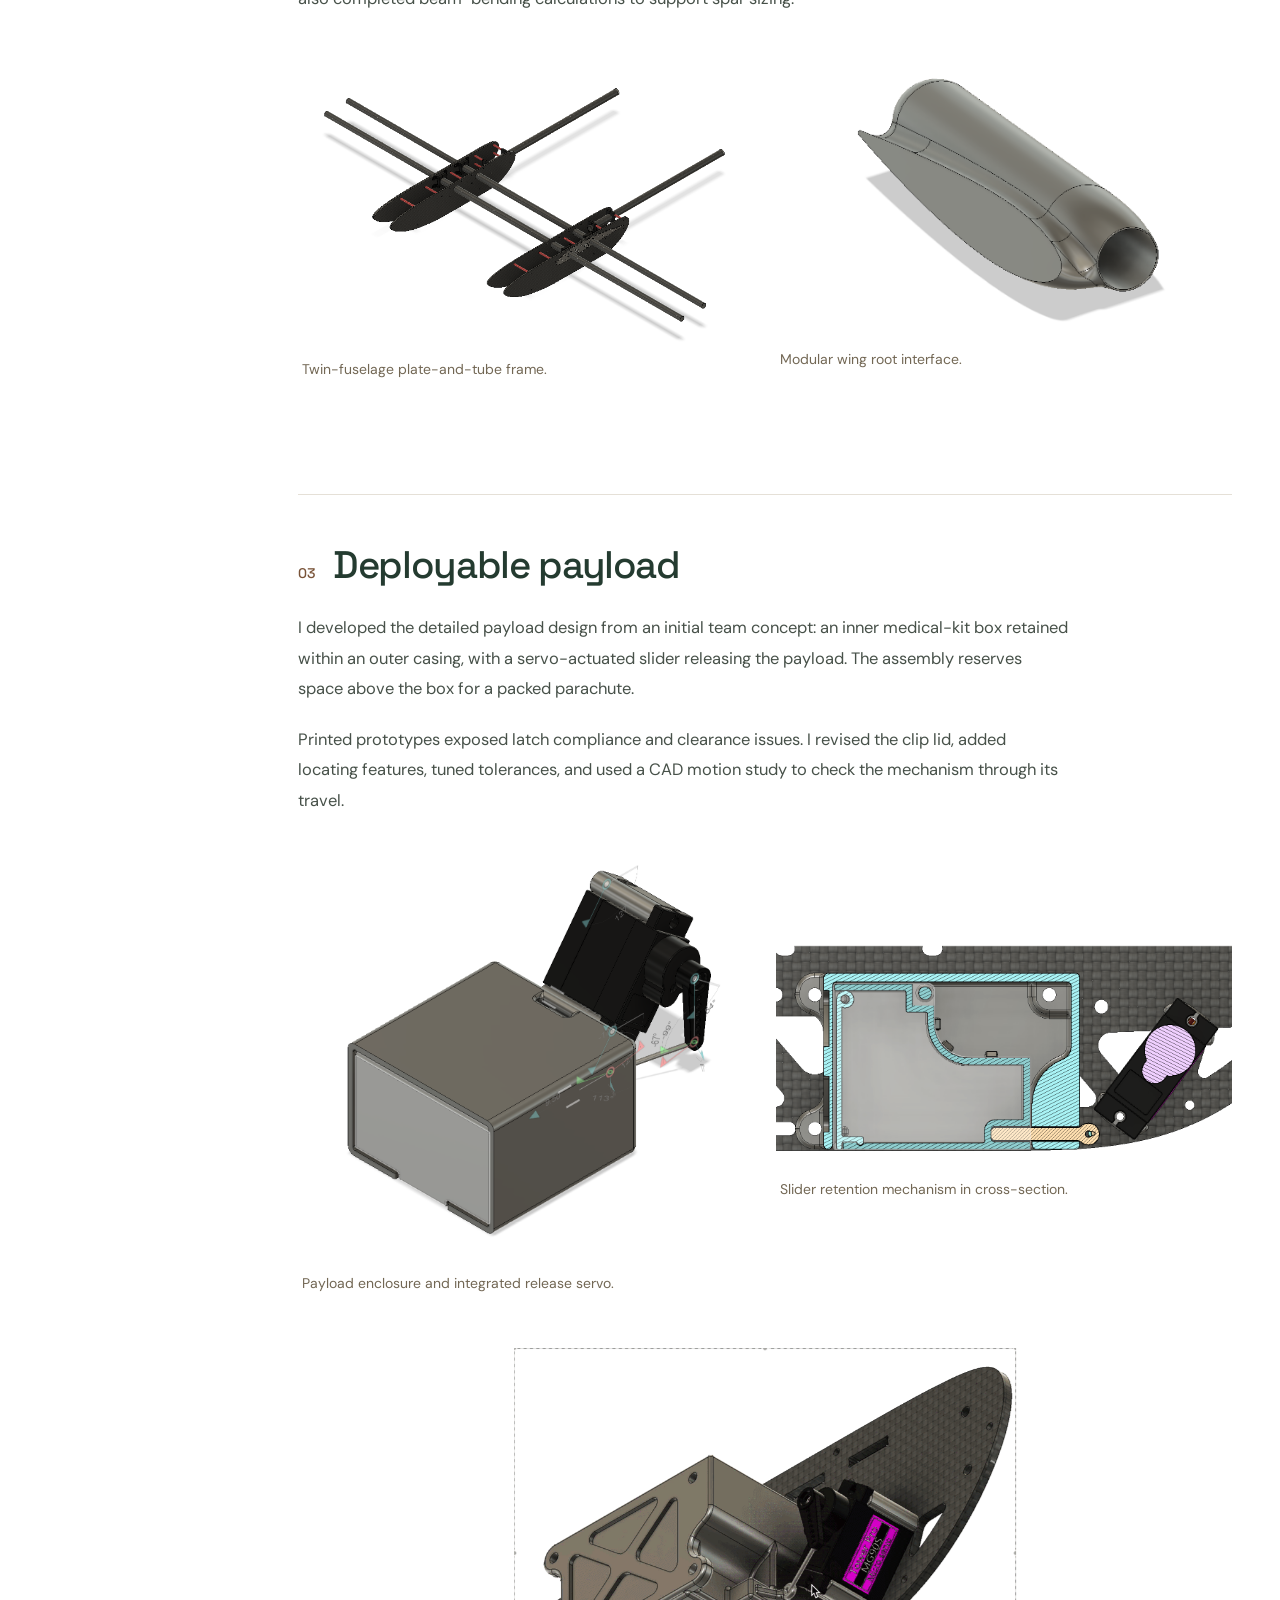
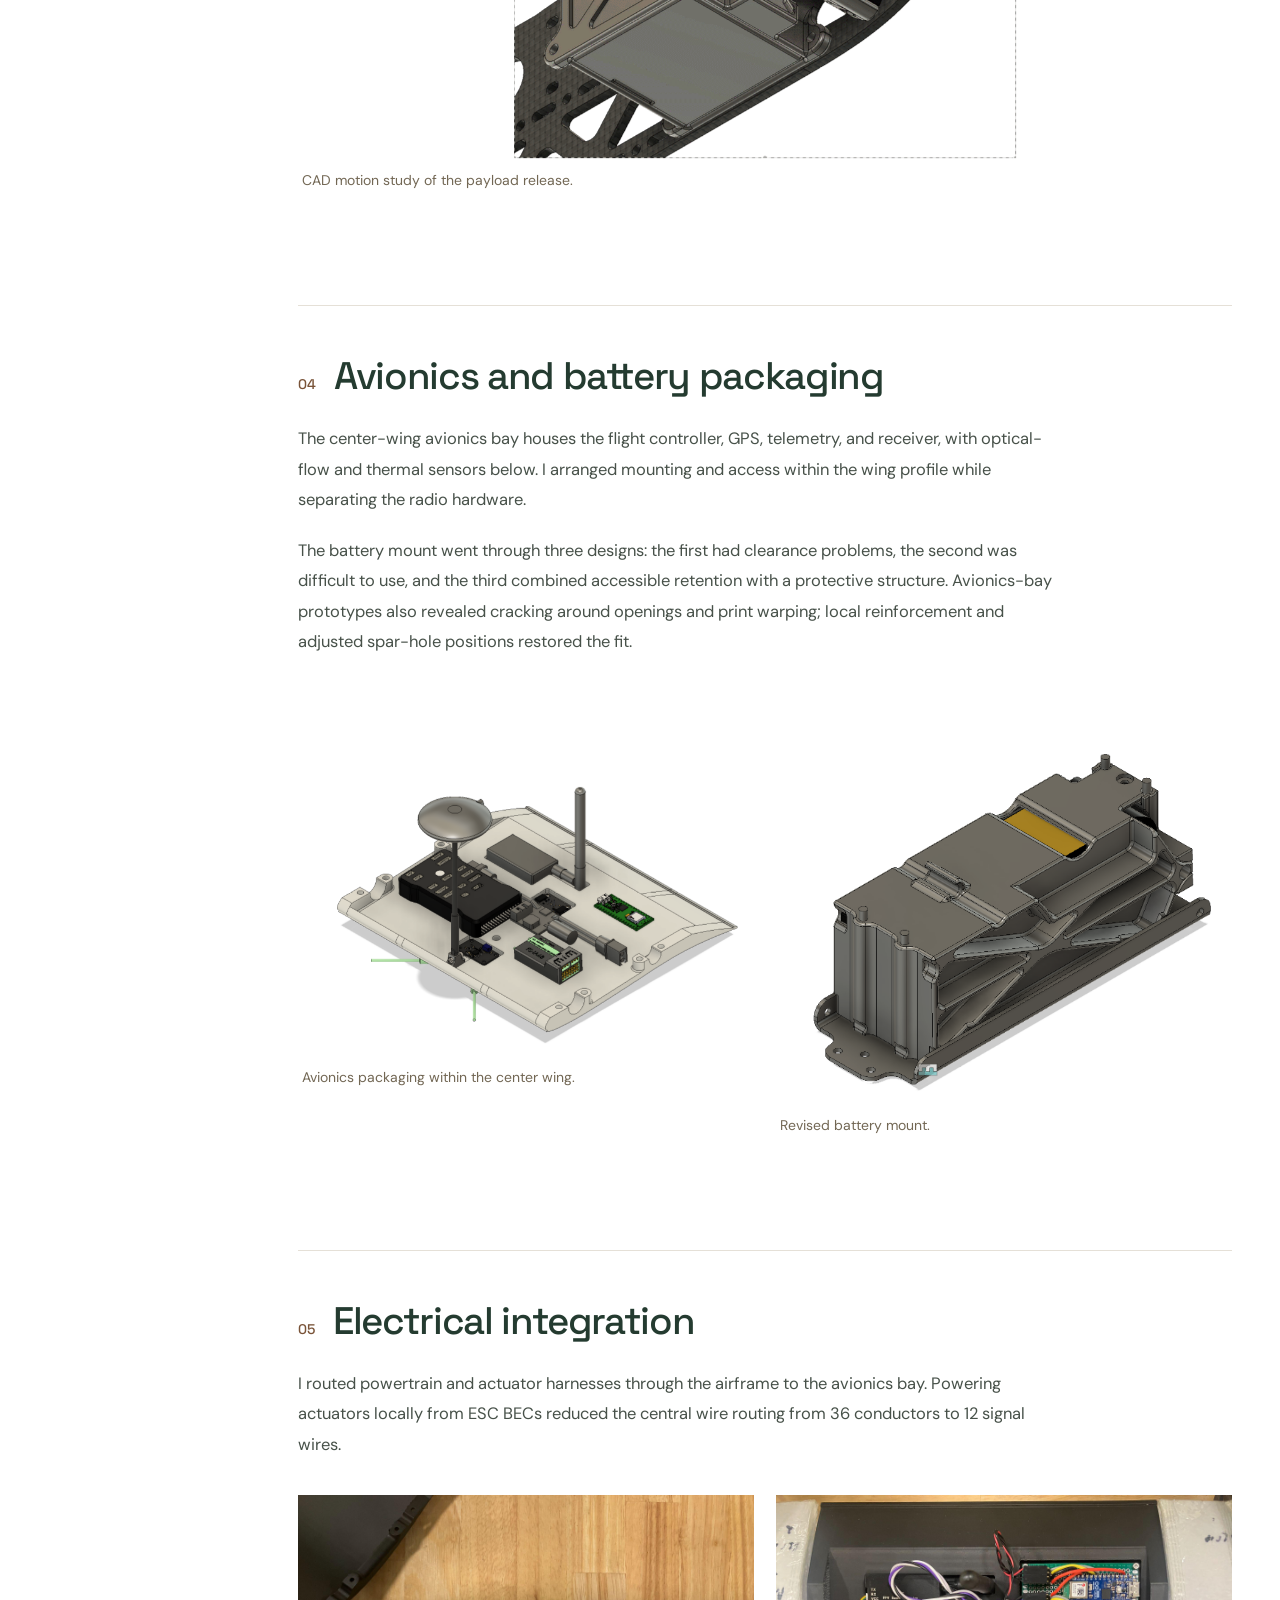
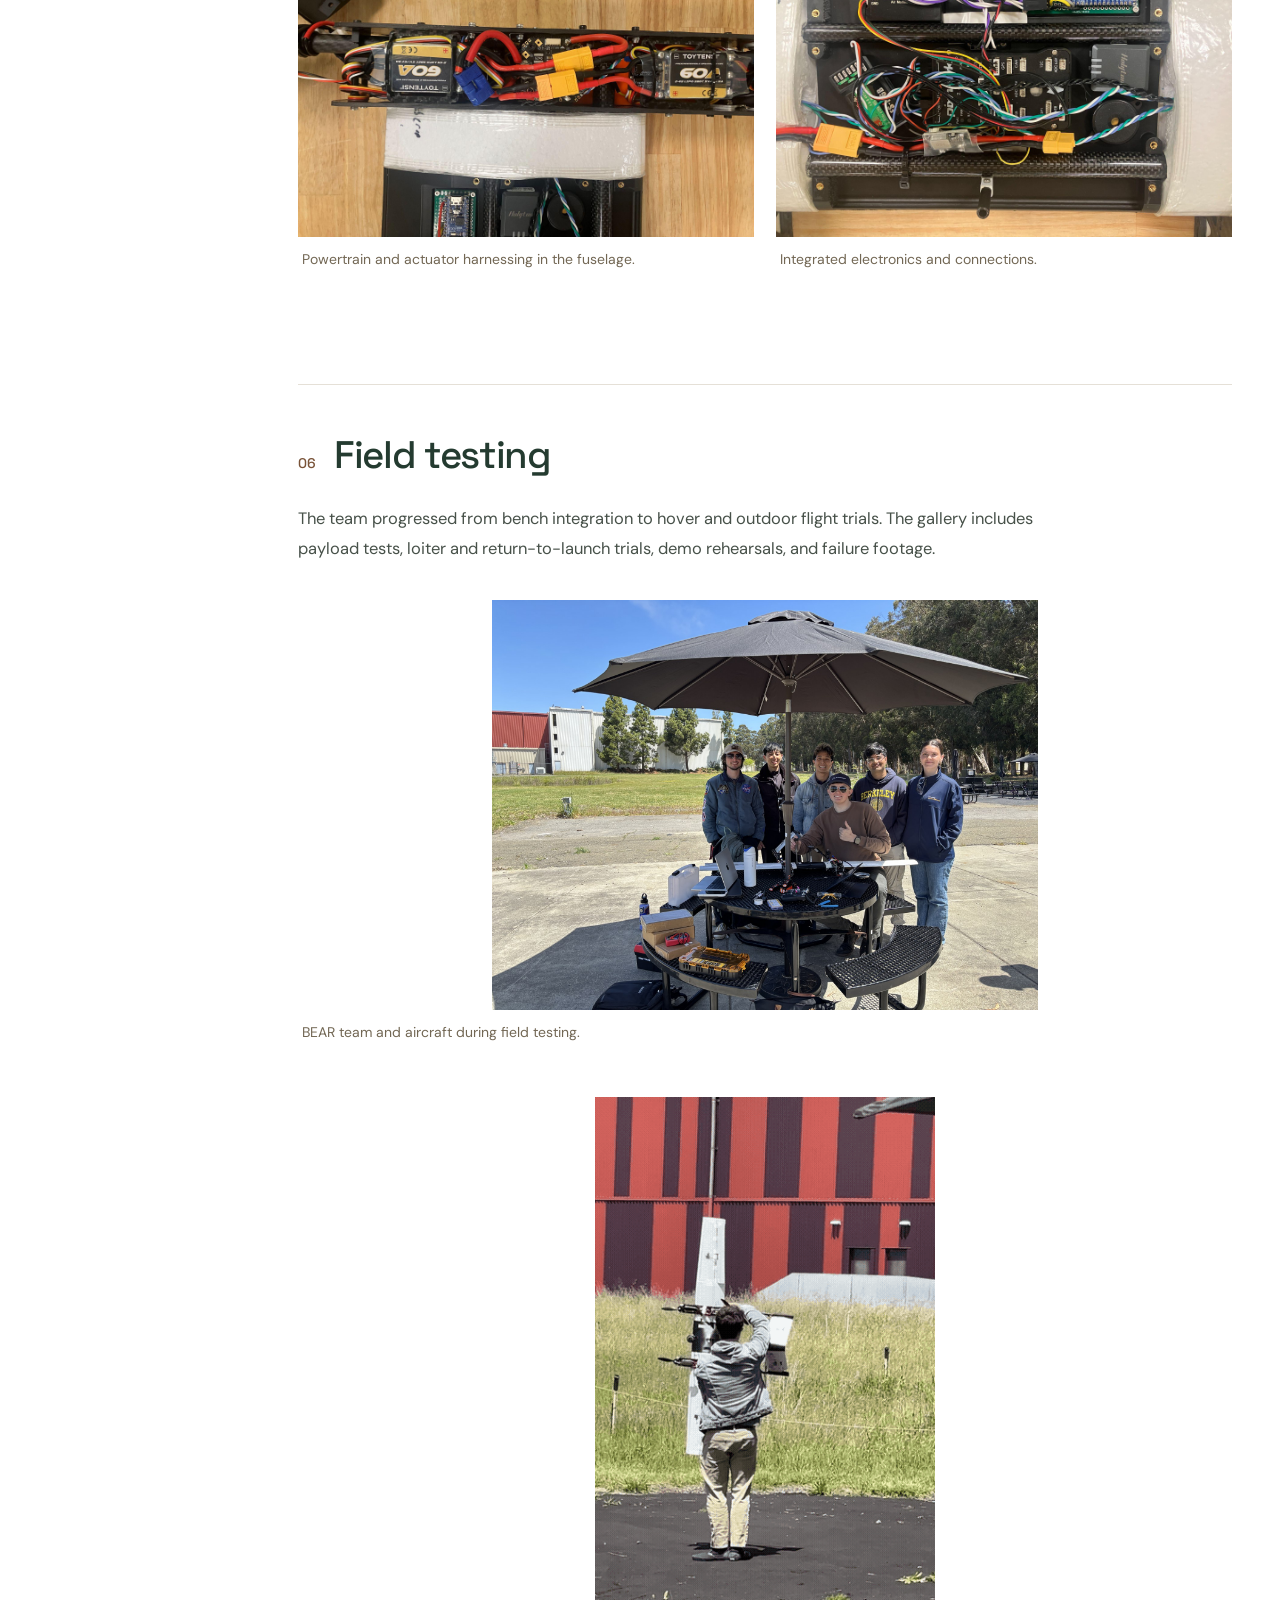
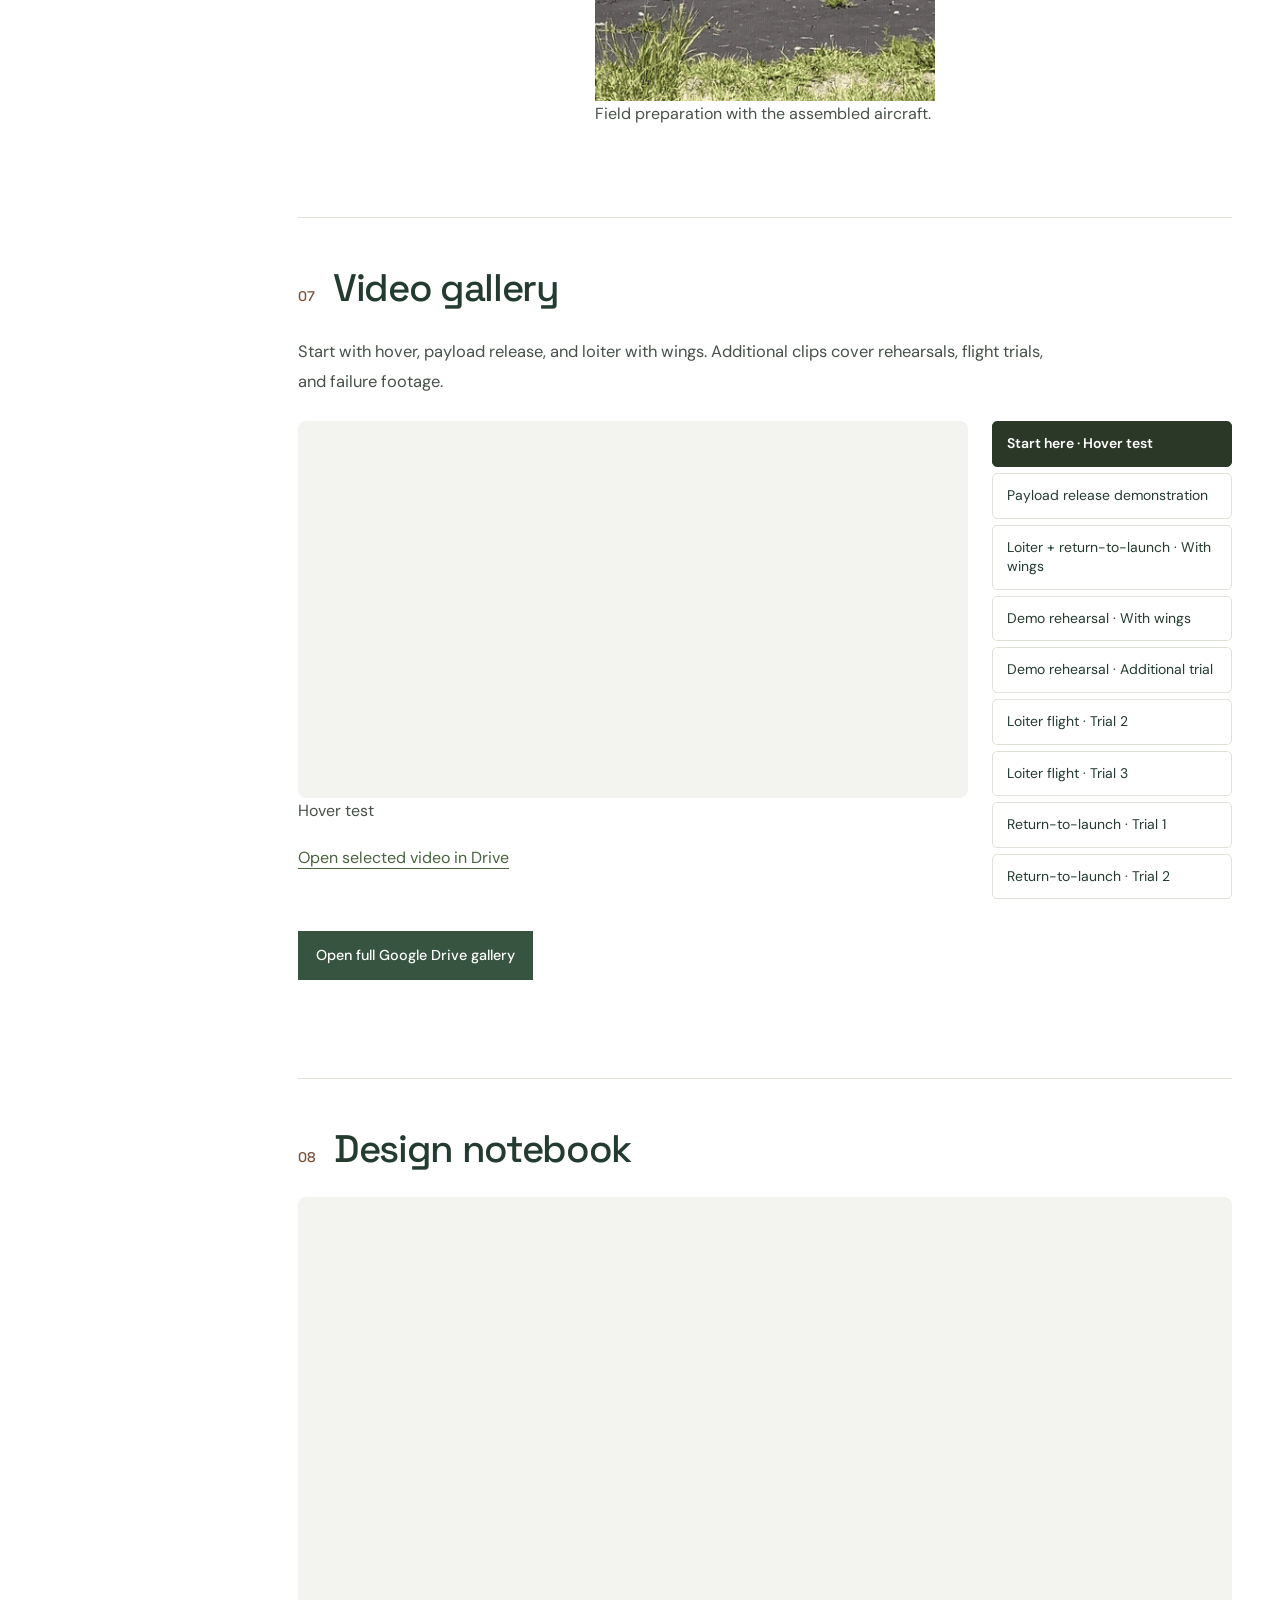
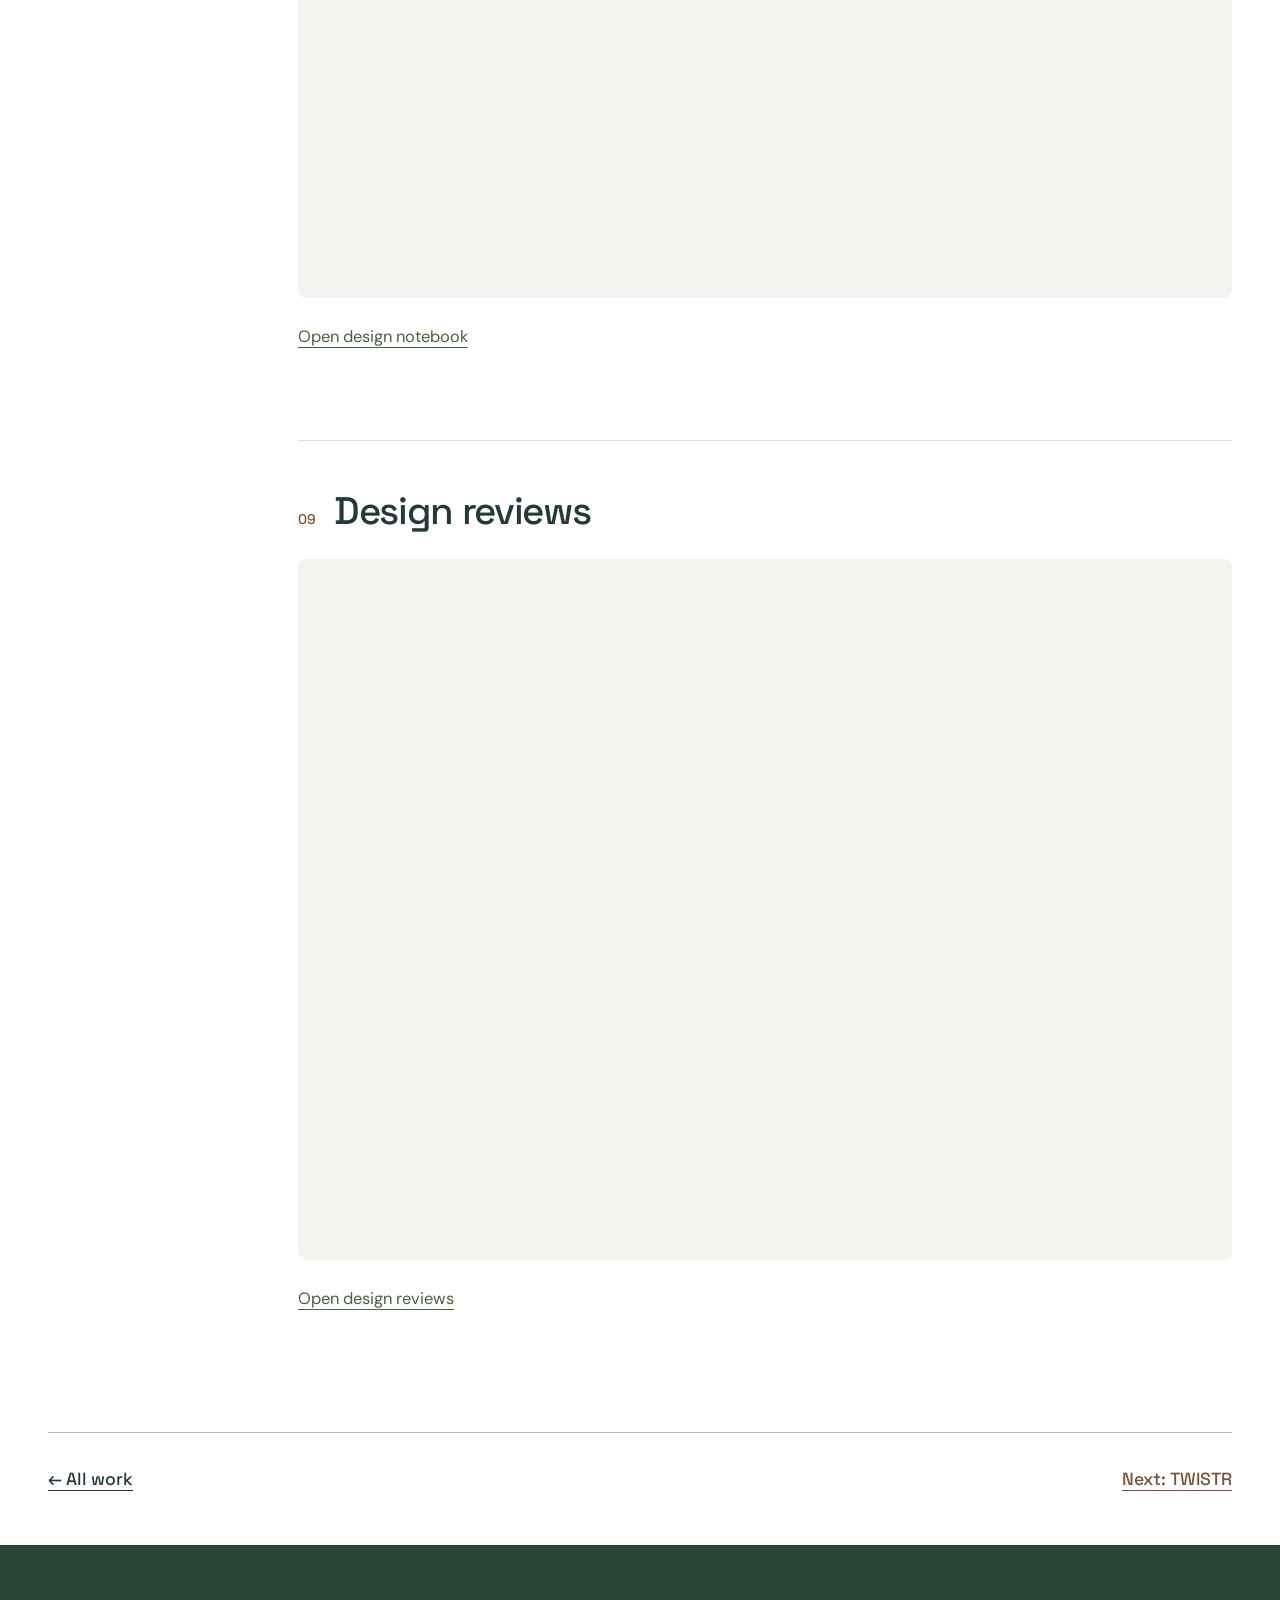
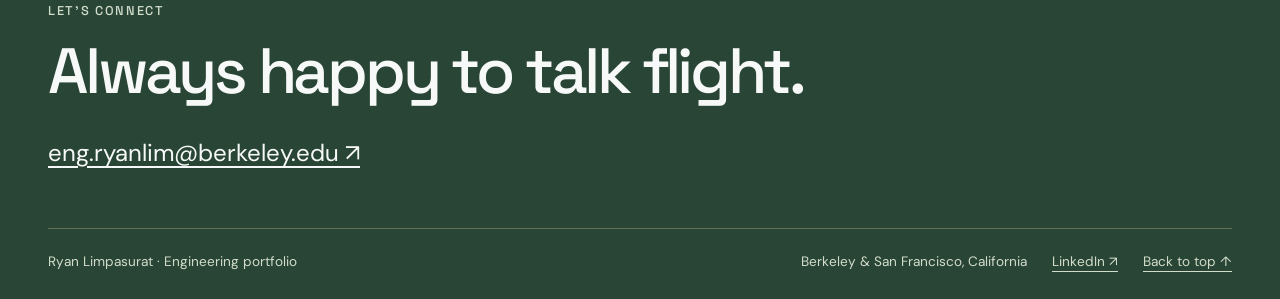
<file: projects/bear/index.html>
<!DOCTYPE html>

<html lang="en"><head><meta charset="utf-8"/><meta content="width=device-width,initial-scale=1" name="viewport"/><title>BEAR — Ryan Limpasurat</title><meta content="Designed the airframe, deployable payload, and hardware packaging for a search-and-rescue tilt rotor UAV." name="description"/><link href="/assets/cc8177aade-cropped-rescue_hamster_by_thehungtd_dg7qtp6-pre.png" rel="icon" type="image/png"/><link href="/style.css?v=gallery-ratio-4" rel="stylesheet"/></head><body id="top"><a class="skip" href="#main">Skip to content</a><header class="wrap"><nav aria-label="Main navigation" class="nav"><a class="brand" href="/"><img alt="Ryan’s hamster mascot" class="brand-hamster" height="54" src="/assets/cc8177aade-cropped-rescue_hamster_by_thehungtd_dg7qtp6-pre.png" width="54"/><span class="brand-name">Ryan<br/>Limpasurat</span></a><div class="nav-links"><a href="/#work">Work</a><a href="/#projects">Projects</a><a class="resume-link" href="https://docs.google.com/document/d/1uAulsKVpNyA8r-6NnI3T_6q6APFQ8vaxruHTOzFkLVQ/edit?tab=t.0" rel="noopener noreferrer" target="_blank">Resume</a><a href="/#about">About</a><a href="/#contact">Contact ↗</a></div></nav></header><main class="wrap" id="main"><header class="detail-head"><a class="back" href="/#work">← All work</a><div class="eyebrow">Capstone · UC Berkeley</div><h1>Mechanical design for a search-and-rescue tilt rotor.</h1><p class="detail-summary">Designed the airframe, deployable payload, and hardware packaging for a search-and-rescue tilt rotor UAV.</p><div class="detail-meta"><div><span>Project</span><strong>BEAR · Berkeley Emergency Aerial Response</strong></div><div><span>Role</span><strong>Mechanical design &amp; integration</strong></div><div><span>Timeline</span><strong>Feb–May 2026</strong></div></div></header><div class="detail-feature detail-feature-bear"><img alt="CAD overview of the BEAR tilt rotor aircraft" fetchpriority="high" src="/assets/bear-overview.png"/></div><div class="case-layout"><aside class="case-index"><div class="eyebrow">In this project</div><nav aria-label="Project sections"><a href="#section-1"><span>01</span>Project scope</a><a href="#section-2"><span>02</span>Airframe architecture</a><a href="#section-3"><span>03</span>Deployable payload</a><a href="#section-4"><span>04</span>Avionics and battery packaging</a><a href="#section-5"><span>05</span>Electrical integration</a><a href="#section-6"><span>06</span>Field testing</a><a href="#section-7"><span>07</span>Video gallery</a><a href="#section-8"><span>08</span>Design notebook</a><a href="#section-9"><span>09</span>Design reviews</a></nav></aside><article class="article"><section class="case-section" id="section-1"><div class="case-section-head"><span class="chapter">01</span><h2>Project scope</h2></div><div class="case-section-body"><p>BEAR is a six-person capstone project developing a twin-fuselage UAV for local search, thermal imaging, and medical-kit delivery. The aircraft combines vertical takeoff and hover with a fixed-wing configuration.</p><p>I owned most mechanical design, including the airframe and aerostructures, payload, and hardware packaging.</p><div class="curated-gallery"><div class="gallery-row" style="--columns:1fr 1fr"><div class="gallery-item"><figure><a aria-label="Enlarge project image" class="image-expand" data-lightbox="" href="/assets/bear-flight-render.png"><img alt="BEAR tilt rotor aircraft in its forward-flight configuration." decoding="async" loading="lazy" src="/assets/bear-flight-render.png"/></a><figcaption>BEAR tilt rotor aircraft in its forward-flight configuration.</figcaption></figure></div><div class="gallery-item"><figure><a aria-label="Enlarge project image" class="image-expand" data-lightbox="" href="/assets/bear-sunset.jpg?v=original-1024"><img alt="The assembled aircraft during sunset field testing." decoding="async" loading="lazy" src="/assets/bear-sunset.jpg?v=original-1024"/></a><figcaption>The assembled aircraft during sunset field testing.</figcaption></figure></div></div></div><figure style="margin:2rem auto;max-width:420px"><video aria-label="BEAR tilt rotor flight video" controls="" playsinline="" poster="/assets/bear-capstone-poster.jpg" preload="metadata" style="display:block;width:100%;height:auto;max-height:75vh;background:#14231c"><source src="/assets/bear-capstone-video.mp4" type="video/mp4"/>Your browser does not support embedded video.</video><figcaption class="source-note">BEAR during flight testing.</figcaption></figure></div></section><section class="case-section" id="section-2"><div class="case-section-head"><span class="chapter">02</span><h2>Airframe architecture</h2></div><div class="case-section-body"><p>The twin fuselages package batteries, powertrain hardware, and tilt mechanisms locally. I developed the carbon-fiber plate-and-tube frame, modular wing interfaces, and printed tail connectors around that configuration.</p><p>Replaceable wing sections use telescoping spars and bonded root plates with threaded interfaces. Bonded end caps and keyed connectors secure the tail structure without drilling through the tubes. I also completed beam-bending calculations to support spar sizing.</p><div class="curated-gallery"><div class="gallery-row" style="--columns:1fr 1fr"><div class="gallery-item"><figure><a aria-label="Enlarge project image" class="image-expand" data-lightbox="" href="/assets/bear-frame.png"><img alt="Twin-fuselage plate-and-tube frame." decoding="async" loading="lazy" src="/assets/bear-frame.png"/></a><figcaption>Twin-fuselage plate-and-tube frame.</figcaption></figure></div><div class="gallery-item"><figure><a aria-label="Enlarge project image" class="image-expand" data-lightbox="" href="/assets/bear-wing-interface.png"><img alt="Modular wing root interface." decoding="async" loading="lazy" src="/assets/bear-wing-interface.png"/></a><figcaption>Modular wing root interface.</figcaption></figure></div></div></div></div></section><section class="case-section" id="section-3"><div class="case-section-head"><span class="chapter">03</span><h2>Deployable payload</h2></div><div class="case-section-body"><p>I developed the detailed payload design from an initial team concept: an inner medical-kit box retained within an outer casing, with a servo-actuated slider releasing the payload. The assembly reserves space above the box for a packed parachute.</p><p>Printed prototypes exposed latch compliance and clearance issues. I revised the clip lid, added locating features, tuned tolerances, and used a CAD motion study to check the mechanism through its travel.</p><div class="curated-gallery"><div class="gallery-row" style="--columns:1fr 1fr"><div class="gallery-item"><figure><a aria-label="Enlarge project image" class="image-expand" data-lightbox="" href="/assets/bear-payload.png"><img alt="Payload enclosure and integrated release servo." decoding="async" loading="lazy" src="/assets/bear-payload.png"/></a><figcaption>Payload enclosure and integrated release servo.</figcaption></figure></div><div class="gallery-item"><figure><a aria-label="Enlarge project image" class="image-expand" data-lightbox="" href="/assets/bear-latch.png"><img alt="Slider retention mechanism in cross-section." decoding="async" loading="lazy" src="/assets/bear-latch.png"/></a><figcaption>Slider retention mechanism in cross-section.</figcaption></figure></div></div></div><div class="curated-gallery"><div class="gallery-row" style="--columns:1fr"><div class="gallery-item"><figure><a aria-label="Enlarge project image" class="image-expand" data-lightbox="" href="/assets/bear-payload-motion.gif?v=08e706e"><img alt="CAD motion study of the payload release." decoding="async" loading="lazy" src="/assets/bear-payload-motion.gif?v=08e706e"/></a><figcaption>CAD motion study of the payload release.</figcaption></figure></div></div></div></div></section><section class="case-section" id="section-4"><div class="case-section-head"><span class="chapter">04</span><h2>Avionics and battery packaging</h2></div><div class="case-section-body"><p>The center-wing avionics bay houses the flight controller, GPS, telemetry, and receiver, with optical-flow and thermal sensors below. I arranged mounting and access within the wing profile while separating the radio hardware.</p><p>The battery mount went through three designs: the first had clearance problems, the second was difficult to use, and the third combined accessible retention with a protective structure. Avionics-bay prototypes also revealed cracking around openings and print warping; local reinforcement and adjusted spar-hole positions restored the fit.</p><div class="curated-gallery"><div class="gallery-row" style="--columns:1fr 1fr"><div class="gallery-item"><figure><a aria-label="Enlarge project image" class="image-expand" data-lightbox="" href="/assets/bear-avionics.png"><img alt="Avionics packaging within the center wing." decoding="async" loading="lazy" src="/assets/bear-avionics.png"/></a><figcaption>Avionics packaging within the center wing.</figcaption></figure></div><div class="gallery-item"><figure><a aria-label="Enlarge project image" class="image-expand" data-lightbox="" href="/assets/bear-battery.png"><img alt="Revised battery mount." decoding="async" loading="lazy" src="/assets/bear-battery.png"/></a><figcaption>Revised battery mount.</figcaption></figure></div></div></div></div></section><section class="case-section" id="section-5"><div class="case-section-head"><span class="chapter">05</span><h2>Electrical integration</h2></div><div class="case-section-body"><p>I routed powertrain and actuator harnesses through the airframe to the avionics bay. Powering actuators locally from ESC BECs reduced the central wire routing from 36 conductors to 12 signal wires.</p><div class="curated-gallery"><div class="gallery-row" style="--columns:1fr 1fr"><div class="gallery-item"><figure><a aria-label="Enlarge project image" class="image-expand" data-lightbox="" href="/assets/bear-harness.jpg"><img alt="Powertrain and actuator harnessing in the fuselage." decoding="async" loading="lazy" src="/assets/bear-harness.jpg"/></a><figcaption>Powertrain and actuator harnessing in the fuselage.</figcaption></figure></div><div class="gallery-item"><figure><a aria-label="Enlarge project image" class="image-expand" data-lightbox="" href="/assets/bear-electronics.jpg"><img alt="Integrated electronics and connections." decoding="async" loading="lazy" src="/assets/bear-electronics.jpg"/></a><figcaption>Integrated electronics and connections.</figcaption></figure></div></div></div></div></section><section class="case-section" id="section-6"><div class="case-section-head"><span class="chapter">06</span><h2>Field testing</h2></div><div class="case-section-body"><p>The team progressed from bench integration to hover and outdoor flight trials. The gallery includes payload tests, loiter and return-to-launch trials, demo rehearsals, and failure footage.</p><div class="curated-gallery"><div class="gallery-row" style="--columns:1fr"><div class="gallery-item"><figure><a aria-label="Enlarge project image" class="image-expand" data-lightbox="" href="/assets/bear-team.jpg"><img alt="BEAR team and aircraft during field testing." decoding="async" loading="lazy" src="/assets/bear-team.jpg"/></a><figcaption>BEAR team and aircraft during field testing.</figcaption></figure></div></div></div><div class="bear-motion"><img alt="BEAR aircraft being handled during field preparation" loading="lazy" src="/assets/bear-field.gif?v=08e706e"/><p class="source-note">Field preparation with the assembled aircraft.</p></div></div></section><section class="case-section" id="section-7"><div class="case-section-head"><span class="chapter">07</span><h2>Video gallery</h2></div><div class="case-section-body"><p class="video-guide">Start with hover, payload release, and loiter with wings. Additional clips cover rehearsals, flight trials, and failure footage.</p><div class="bear-video-gallery"><div><iframe allow="autoplay; encrypted-media; fullscreen" allowfullscreen="" class="bear-player" id="bear-player" loading="lazy" src="https://drive.google.com/file/d/1wIT7LBZtTLg6I-8B2K8V3BDaFUBLq8rD/preview" title="BEAR: Hover test"></iframe><p aria-live="polite" id="bear-video-title">Hover test</p><a href="https://drive.google.com/file/d/1wIT7LBZtTLg6I-8B2K8V3BDaFUBLq8rD/view" id="bear-video-open" rel="noopener noreferrer" target="_blank">Open selected video in Drive</a></div><nav aria-label="Choose a BEAR video" class="bear-video-list"><button aria-pressed="true" data-drive-id="1wIT7LBZtTLg6I-8B2K8V3BDaFUBLq8rD" type="button">Start here · Hover test</button><button aria-pressed="false" data-drive-id="1rqE39AxhhRjNZt-eweffTgGWzQl3yHdB" type="button">Payload release demonstration</button><button aria-pressed="false" data-drive-id="1FpSDB6UpdTcYCz9Z_U6wYtXesyyW5oG2" type="button">Loiter + return-to-launch · With wings</button><button aria-pressed="false" data-drive-id="1zTM-54qFf-EoqtvW7GJqhju1U9Chksxi" type="button">Demo rehearsal · With wings</button><button aria-pressed="false" data-drive-id="1JUO83zLR8D5rymkXJkxCVXDu5zD_voC6" type="button">Demo rehearsal · Additional trial</button><button aria-pressed="false" data-drive-id="1mr4z7jptTToVY_0XlS0bIgqlVD47aXpP" type="button">Loiter flight · Trial 2</button><button aria-pressed="false" data-drive-id="10HYD5SityK5BdXqTMsVZsWmwTDvOHL-4" type="button">Loiter flight · Trial 3</button><button aria-pressed="false" data-drive-id="1ZkoGVw8Giyzg0tu6EkaiLx-vBXujIJYa" type="button">Return-to-launch · Trial 1</button><button aria-pressed="false" data-drive-id="1dJaTrIOTumnqpQJvmiMXPMq-sZDsU8HF" type="button">Return-to-launch · Trial 2</button><button aria-pressed="false" data-drive-id="1UnsJayxXzf_z2bLMG0vFQLxIRjcgT-iO" type="button">Automatic mission · Battery emergency landing</button><button aria-pressed="false" data-drive-id="1KJAvBOLVzokRZ1IQxGRCMOTDZCR4C4mg" type="button">Failure footage · Crash</button></nav></div><p class="resource-action"><a class="resource-button" href="https://drive.google.com/drive/folders/1V0l4FtB1HGF-w-Md0x3piBe2jU5LM-dZ" rel="noopener noreferrer" target="_blank">Open full Google Drive gallery</a></p></div></section><section class="case-section" id="section-8"><div class="case-section-head"><span class="chapter">08</span><h2>Design notebook</h2></div><div class="case-section-body"><iframe allowfullscreen="" class="document-viewer slides-viewer" loading="lazy" src="https://docs.google.com/presentation/d/1vYzf9phxAEJX_GJn72rR_TO0A69IAyhPK61RxFAHCNY/preview" title="BEAR design notebook"></iframe><p><a href="https://docs.google.com/presentation/d/1vYzf9phxAEJX_GJn72rR_TO0A69IAyhPK61RxFAHCNY/edit" rel="noopener noreferrer" target="_blank">Open design notebook</a></p></div></section><section class="case-section" id="section-9"><div class="case-section-head"><span class="chapter">09</span><h2>Design reviews</h2></div><div class="case-section-body"><iframe allowfullscreen="" class="document-viewer slides-viewer" loading="lazy" src="https://docs.google.com/presentation/d/1Sit_xb98SH0jnJ1HHfkILxMYF5UyTXbIZ46vQW-ze7c/preview" title="BEAR design reviews"></iframe><p><a href="https://docs.google.com/presentation/d/1Sit_xb98SH0jnJ1HHfkILxMYF5UyTXbIZ46vQW-ze7c/edit" rel="noopener noreferrer" target="_blank">Open design reviews</a></p></div></section></article></div><div class="next-project"><a href="/#work">← All work</a><a href="/projects/twistr/">Next: TWISTR</a></div></main><footer class="footer" id="contact"><div class="wrap"><div class="eyebrow">Let’s connect</div><h2>Always happy to talk flight.</h2><a class="footer-email" href="mailto:eng.ryanlim@berkeley.edu">eng.ryanlim@berkeley.edu ↗</a><div class="footer-bottom"><span>Ryan Limpasurat · Engineering portfolio</span><div class="footer-links"><span>Berkeley &amp; San Francisco, California</span><a href="https://www.linkedin.com/in/ryan-limpasurat/" rel="noopener noreferrer" target="_blank">LinkedIn ↗</a><a href="#top">Back to top ↑</a></div></div></div></footer><script defer="" src="/site.js"></script><script defer="True" src="/bear-gallery.js"></script></body></html>
</file>
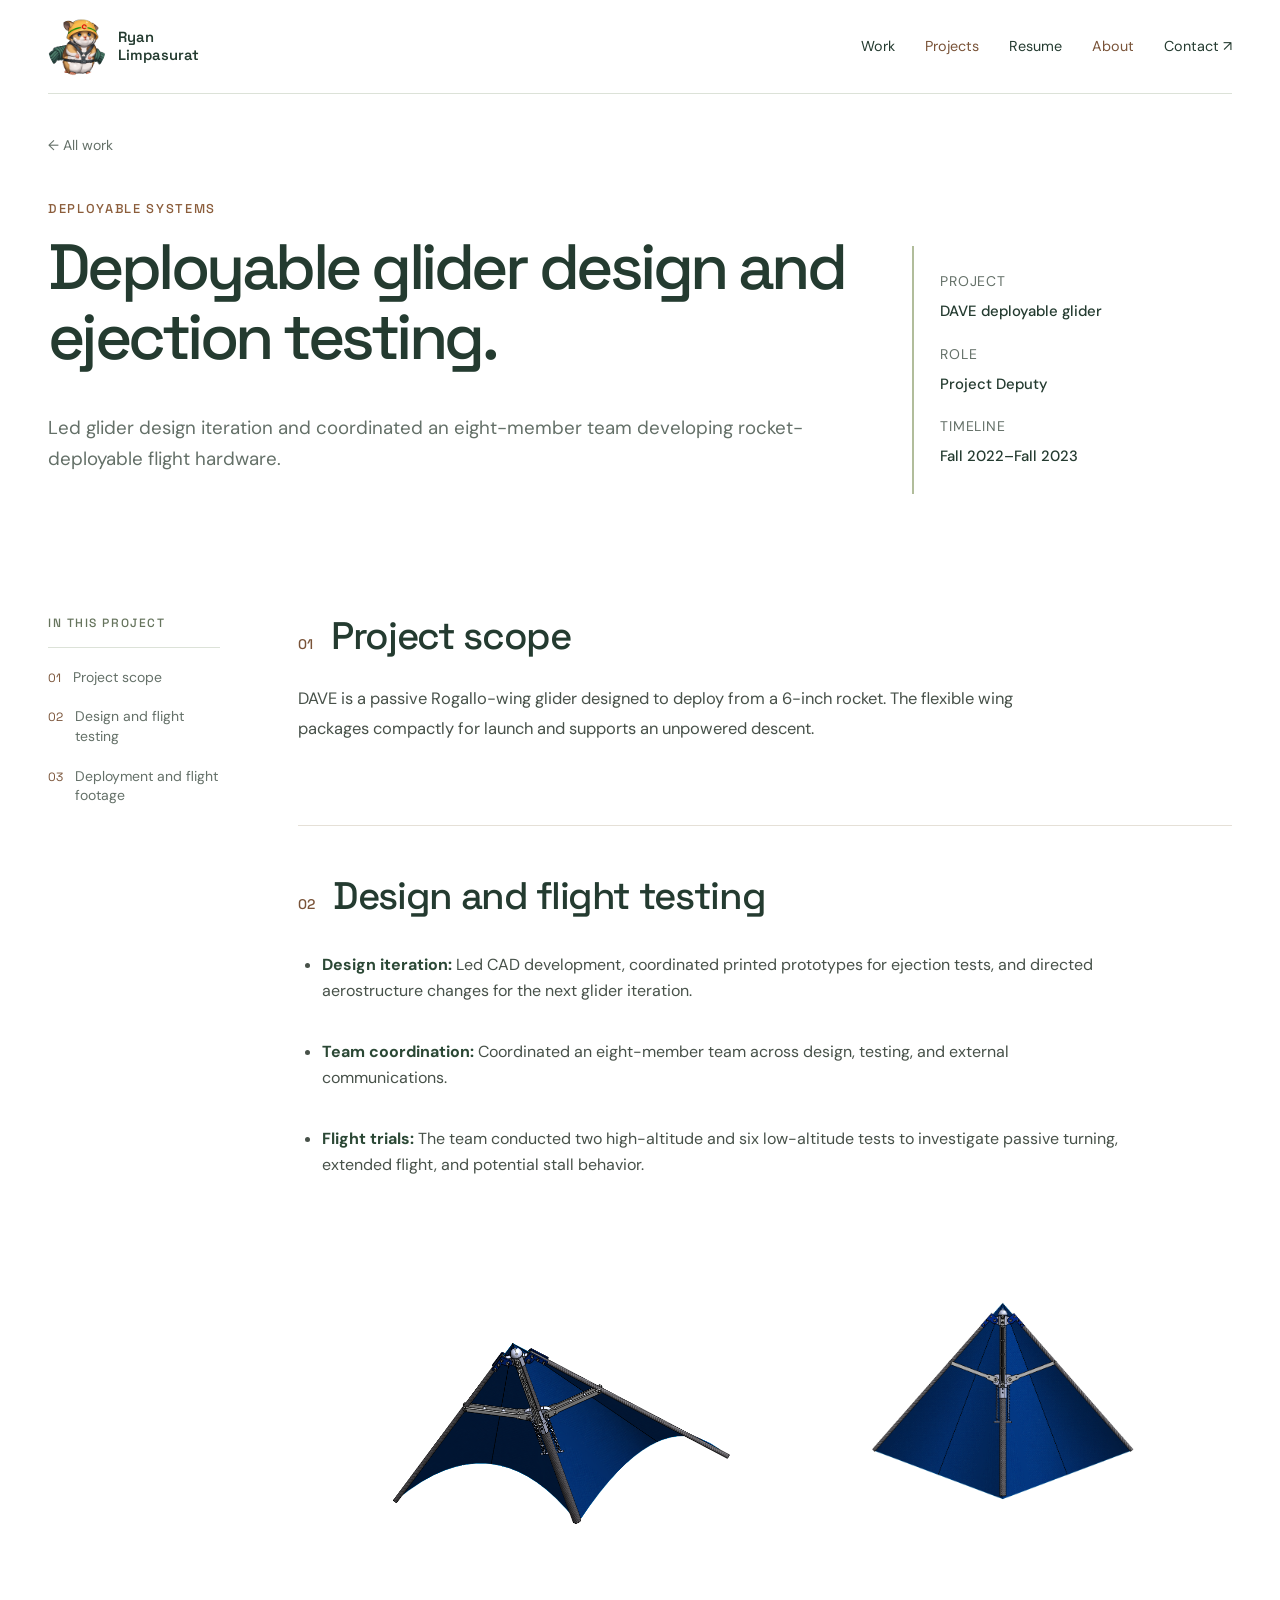
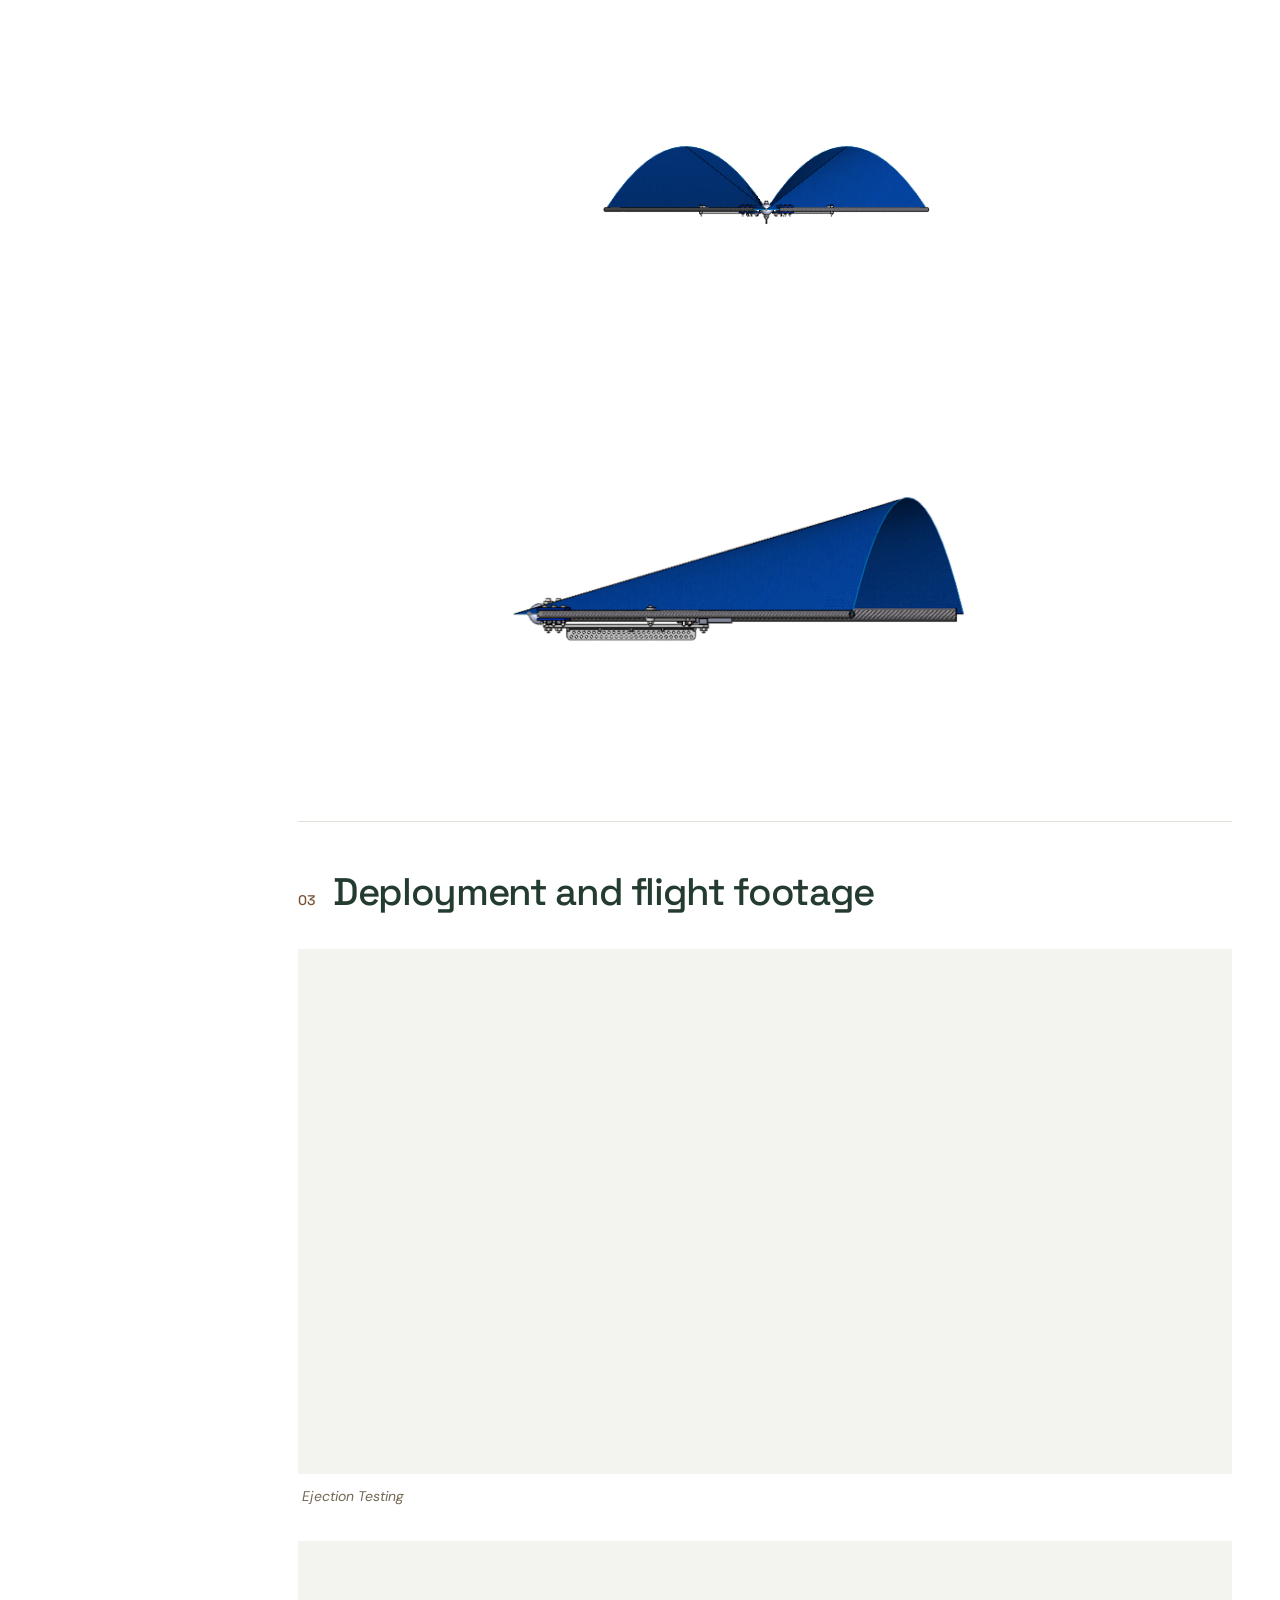
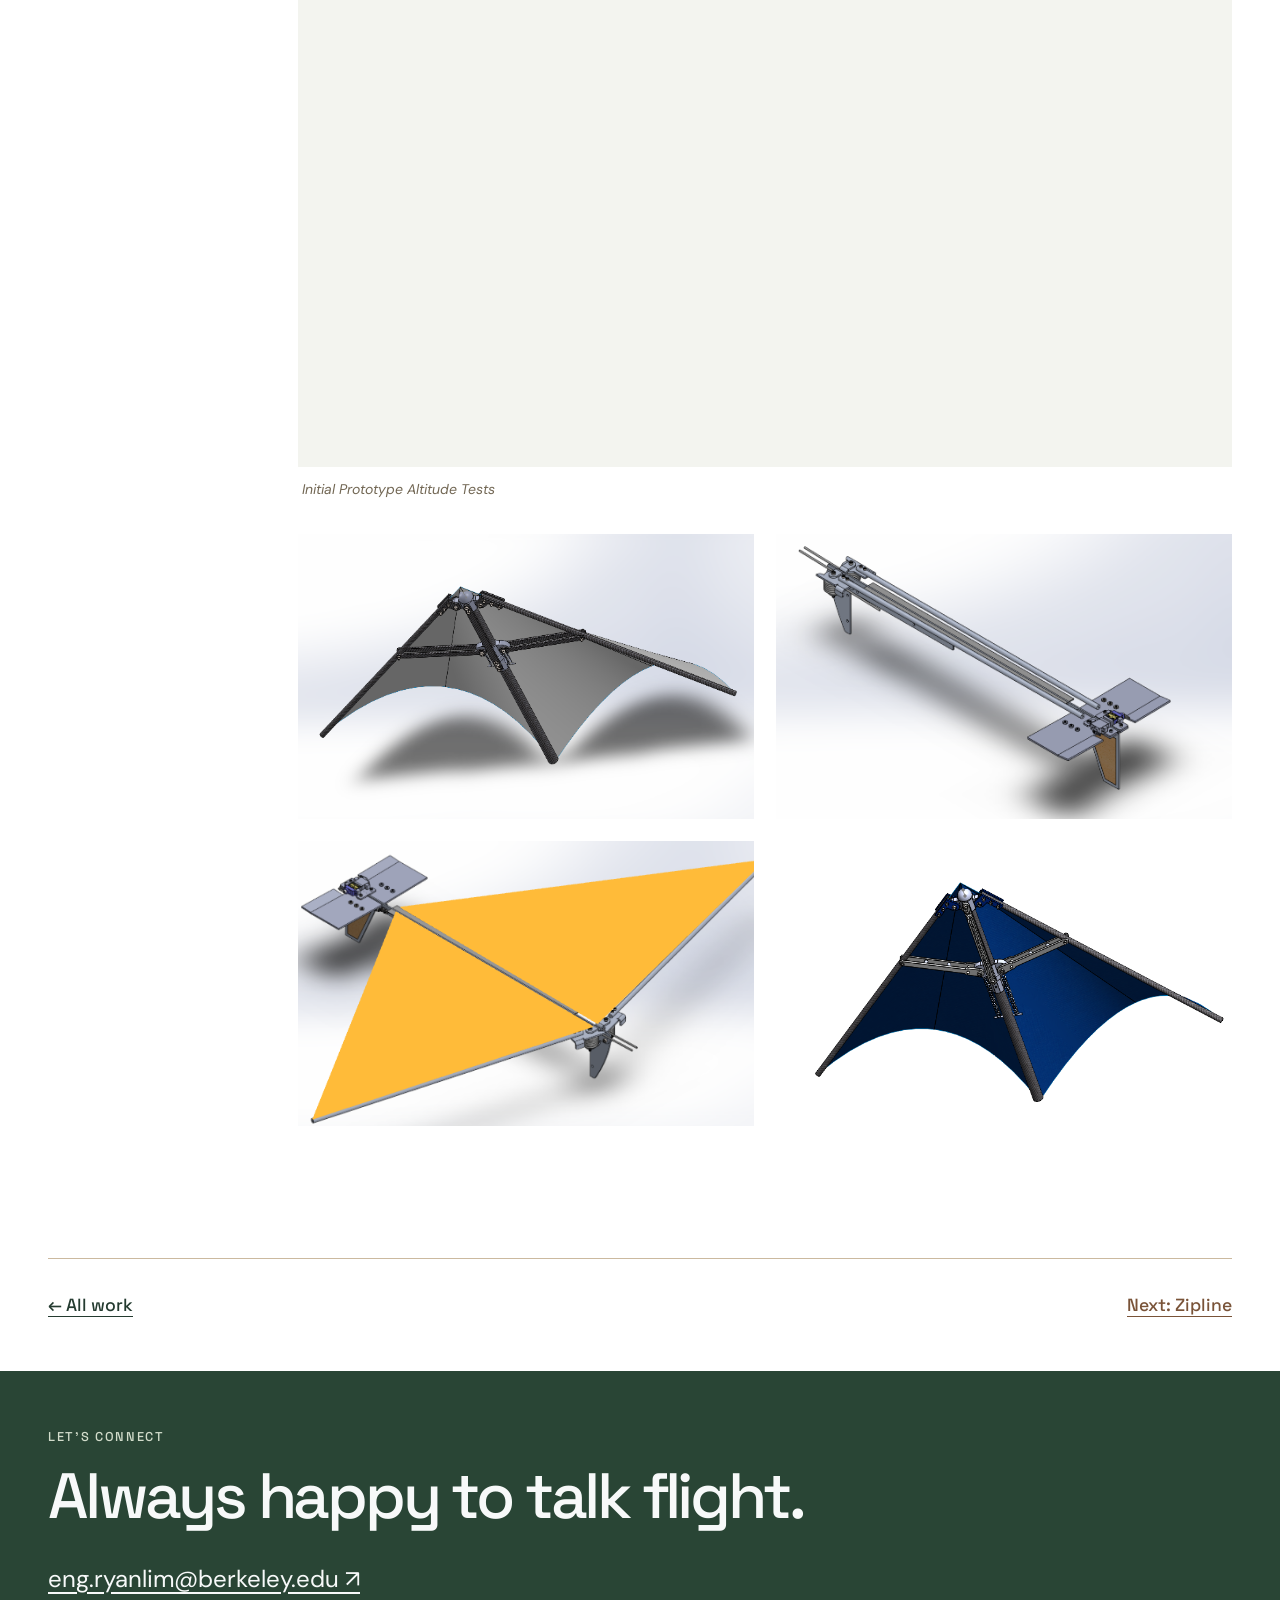
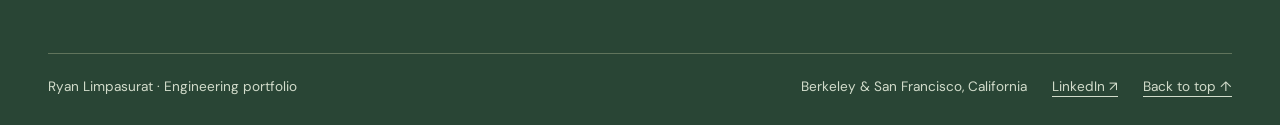
<file: projects/dave/index.html>
<!DOCTYPE html>

<html lang="en"><head><meta charset="utf-8"/><meta content="width=device-width,initial-scale=1" name="viewport"/><title>DAVE deployable glider — Ryan Limpasurat</title><meta content="Led glider design iteration and coordinated an eight-member team developing rocket-deployable flight hardware." name="description"/><link href="/assets/cc8177aade-cropped-rescue_hamster_by_thehungtd_dg7qtp6-pre.png" rel="icon" type="image/png"/><link href="/style.css?v=gallery-ratio-4" rel="stylesheet"/></head><body id="top"><a class="skip" href="#main">Skip to content</a><header class="wrap"><nav aria-label="Main navigation" class="nav"><a class="brand" href="/"><img alt="Ryan’s hamster mascot" class="brand-hamster" height="54" src="/assets/cc8177aade-cropped-rescue_hamster_by_thehungtd_dg7qtp6-pre.png" width="54"/><span class="brand-name">Ryan<br/>Limpasurat</span></a><div class="nav-links"><a href="/#work">Work</a><a href="/#projects">Projects</a><a class="resume-link" href="https://docs.google.com/document/d/1uAulsKVpNyA8r-6NnI3T_6q6APFQ8vaxruHTOzFkLVQ/edit?tab=t.0" rel="noopener noreferrer" target="_blank">Resume</a><a href="/#about">About</a><a href="/#contact">Contact ↗</a></div></nav></header><main class="wrap" id="main"><header class="detail-head"><a class="back" href="/#work">← All work</a><div class="eyebrow">Deployable systems</div><h1>Deployable glider design and ejection testing.</h1><p class="detail-summary">Led glider design iteration and coordinated an eight-member team developing rocket-deployable flight hardware.</p><div class="detail-meta"><div><span>Project</span><strong>DAVE deployable glider</strong></div><div><span>Role</span><strong>Project Deputy</strong></div><div><span>Timeline</span><strong>Fall 2022–Fall 2023</strong></div></div></header><div class="case-layout"><aside class="case-index"><div class="eyebrow">In this project</div><nav aria-label="Project sections"><a href="#section-1"><span>01</span>Project scope</a><a href="#section-2"><span>02</span>Design and flight testing</a><a href="#section-3"><span>03</span>Deployment and flight footage</a></nav></aside><article class="article"><section class="case-section" id="section-1"><div class="case-section-head"><span class="chapter">01</span><h2>Project scope</h2></div><div class="case-section-body"><p>DAVE is a passive Rogallo-wing glider designed to deploy from a 6-inch rocket. The flexible wing packages compactly for launch and supports an unpowered descent.</p></div></section><section class="case-section" id="section-2"><div class="case-section-head"><span class="chapter">02</span><h2>Design and flight testing</h2></div><div class="case-section-body"><ul><li><strong>Design iteration:</strong> Led CAD development, coordinated printed prototypes for ejection tests, and directed aerostructure changes for the next glider iteration.</li><li><strong>Team coordination:</strong> Coordinated an eight-member team across design, testing, and external communications.</li><li><strong>Flight trials:</strong> The team conducted two high-altitude and six low-altitude tests to investigate passive turning, extended flight, and potential stall behavior.</li></ul><div class="curated-gallery"><div class="gallery-row" style="--columns:1.45fr 1.4fr"><div class="gallery-item media-technical"><figure><a aria-label="Enlarge project image" class="image-expand" data-lightbox="" href="/assets/7b8b015db3-screenshot-2023-09-18-085948.png"><img alt="screenshot 2023 09 18 085948" decoding="async" loading="lazy" src="/assets/7b8b015db3-screenshot-2023-09-18-085948.png"/></a></figure></div><div class="gallery-item media-technical"><figure><a aria-label="Enlarge project image" class="image-expand" data-lightbox="" href="/assets/f844ee0cd0-screenshot-2023-09-18-093756.png"><img alt="screenshot 2023 09 18 093756" decoding="async" loading="lazy" src="/assets/f844ee0cd0-screenshot-2023-09-18-093756.png"/></a></figure></div></div><div class="gallery-row" style="--columns:1.4fr"><div class="gallery-item media-technical"><figure><a aria-label="Enlarge project image" class="image-expand" data-lightbox="" href="/assets/3d4f0acbb7-screenshot-2023-09-18-093812.png"><img alt="screenshot 2023 09 18 093812" decoding="async" loading="lazy" src="/assets/3d4f0acbb7-screenshot-2023-09-18-093812.png"/></a></figure></div></div><div class="gallery-feature media-technical"><figure><a aria-label="Enlarge project image" class="image-expand" data-lightbox="" href="/assets/e43aecfb32-screenshot-2023-09-24-at-10.15.36-pm.png"><img alt="screenshot 2023 09 24 at 10.15.36 pm" decoding="async" loading="lazy" src="/assets/e43aecfb32-screenshot-2023-09-24-at-10.15.36-pm.png"/></a></figure></div></div></div></section><section class="case-section" id="section-3"><div class="case-section-head"><span class="chapter">03</span><h2>Deployment and flight footage</h2></div><div class="case-section-body"><div class="curated-gallery"><div class="gallery-feature media-video"><figure>
<span><iframe allow="encrypted-media; picture-in-picture" allowfullscreen="" loading="lazy" src="https://www.youtube.com/embed/vbJdJoQgsD0?version=3&amp;rel=1&amp;showsearch=0&amp;showinfo=1&amp;iv_load_policy=1&amp;fs=1&amp;hl=en&amp;autohide=2&amp;wmode=transparent" title="Deployable Aerial Vehicle Experiment (DAVE) — video"></iframe></span>
<figcaption><em>Ejection Testing</em></figcaption></figure></div><div class="gallery-feature media-video"><figure>
<iframe allow="encrypted-media; picture-in-picture" allowfullscreen="" loading="lazy" src="https://www.youtube.com/embed/z7tgQuHX2bQ?feature=oembed" title="Deployable Aerial Vehicle Experiment (DAVE) — video"></iframe>
<figcaption><em>Initial Prototype Altitude Tests</em></figcaption></figure></div><div class="gallery-row" style="--columns:1.6fr 1.6fr"><div class="gallery-item media-technical"><figure><a aria-label="Enlarge project image" class="image-expand" data-lightbox="" href="/assets/377e26e041-screenshot-2023-07-09-234328-edited-1.png"><img alt="screenshot 2023 07 09 234328" decoding="async" loading="lazy" src="/assets/377e26e041-screenshot-2023-07-09-234328-edited-1.png"/></a></figure></div><div class="gallery-item media-technical"><figure><a aria-label="Enlarge project image" class="image-expand" data-lightbox="" href="/assets/1613715a8c-unknown-edited-1.png"><img alt="unknown" decoding="async" loading="lazy" src="/assets/1613715a8c-unknown-edited-1.png"/></a></figure></div></div><div class="gallery-row" style="--columns:1.6fr 1.6fr"><div class="gallery-item media-technical"><figure><a aria-label="Enlarge project image" class="image-expand" data-lightbox="" href="/assets/d0b7009290-unknown-1-edited-2.png"><img alt="unknown 1" decoding="async" loading="lazy" src="/assets/d0b7009290-unknown-1-edited-2.png"/></a></figure></div><div class="gallery-item media-technical"><figure><a aria-label="Enlarge project image" class="image-expand" data-lightbox="" href="/assets/1f24b49c6c-screenshot-2023-09-18-085954-1-edited-3.png"><img alt="screenshot 2023 09 18 085954 1" decoding="async" loading="lazy" src="/assets/1f24b49c6c-screenshot-2023-09-18-085954-1-edited-3.png"/></a></figure></div></div></div></div></section></article></div><div class="next-project"><a href="/#work">← All work</a><a href="/projects/zipline/">Next: Zipline</a></div></main><footer class="footer" id="contact"><div class="wrap"><div class="eyebrow">Let’s connect</div><h2>Always happy to talk flight.</h2><a class="footer-email" href="mailto:eng.ryanlim@berkeley.edu">eng.ryanlim@berkeley.edu ↗</a><div class="footer-bottom"><span>Ryan Limpasurat · Engineering portfolio</span><div class="footer-links"><span>Berkeley &amp; San Francisco, California</span><a href="https://www.linkedin.com/in/ryan-limpasurat/" rel="noopener noreferrer" target="_blank">LinkedIn ↗</a><a href="#top">Back to top ↑</a></div></div></div></footer><script defer="" src="/site.js"></script></body></html>
</file>
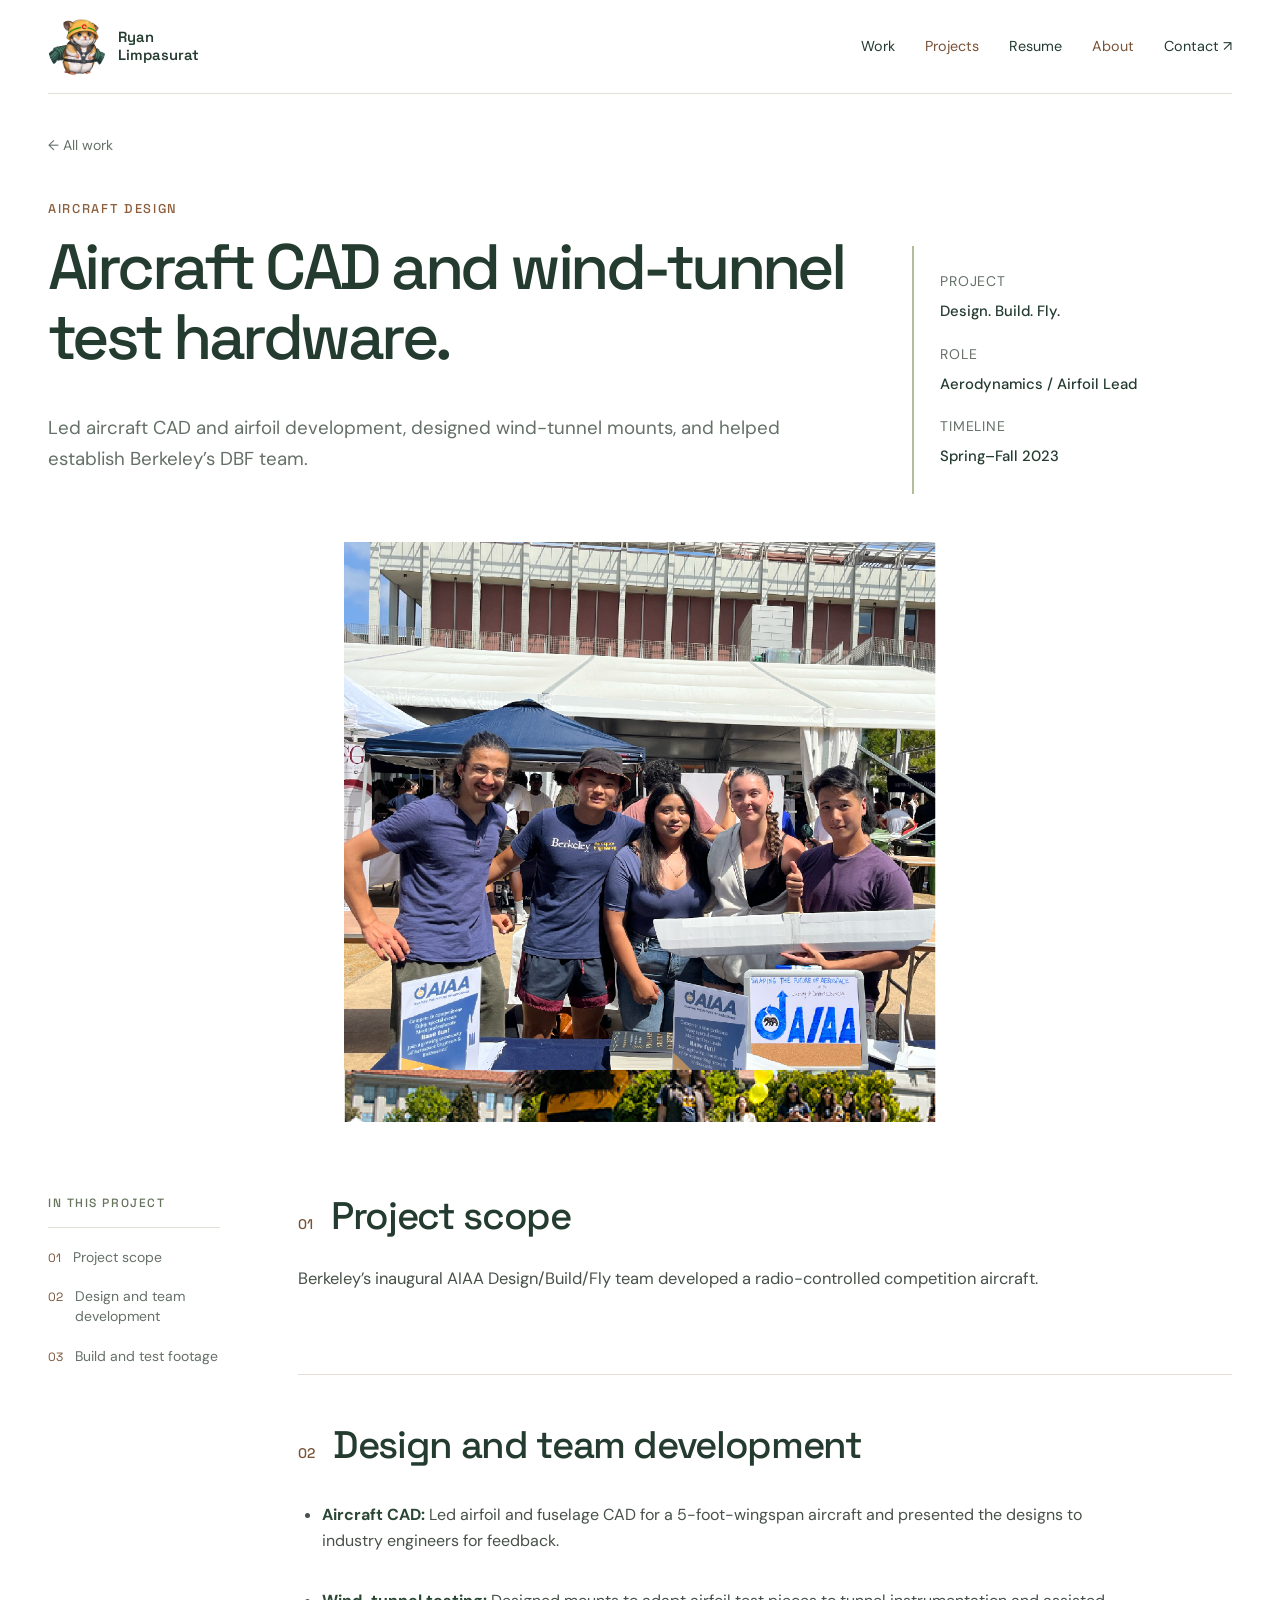
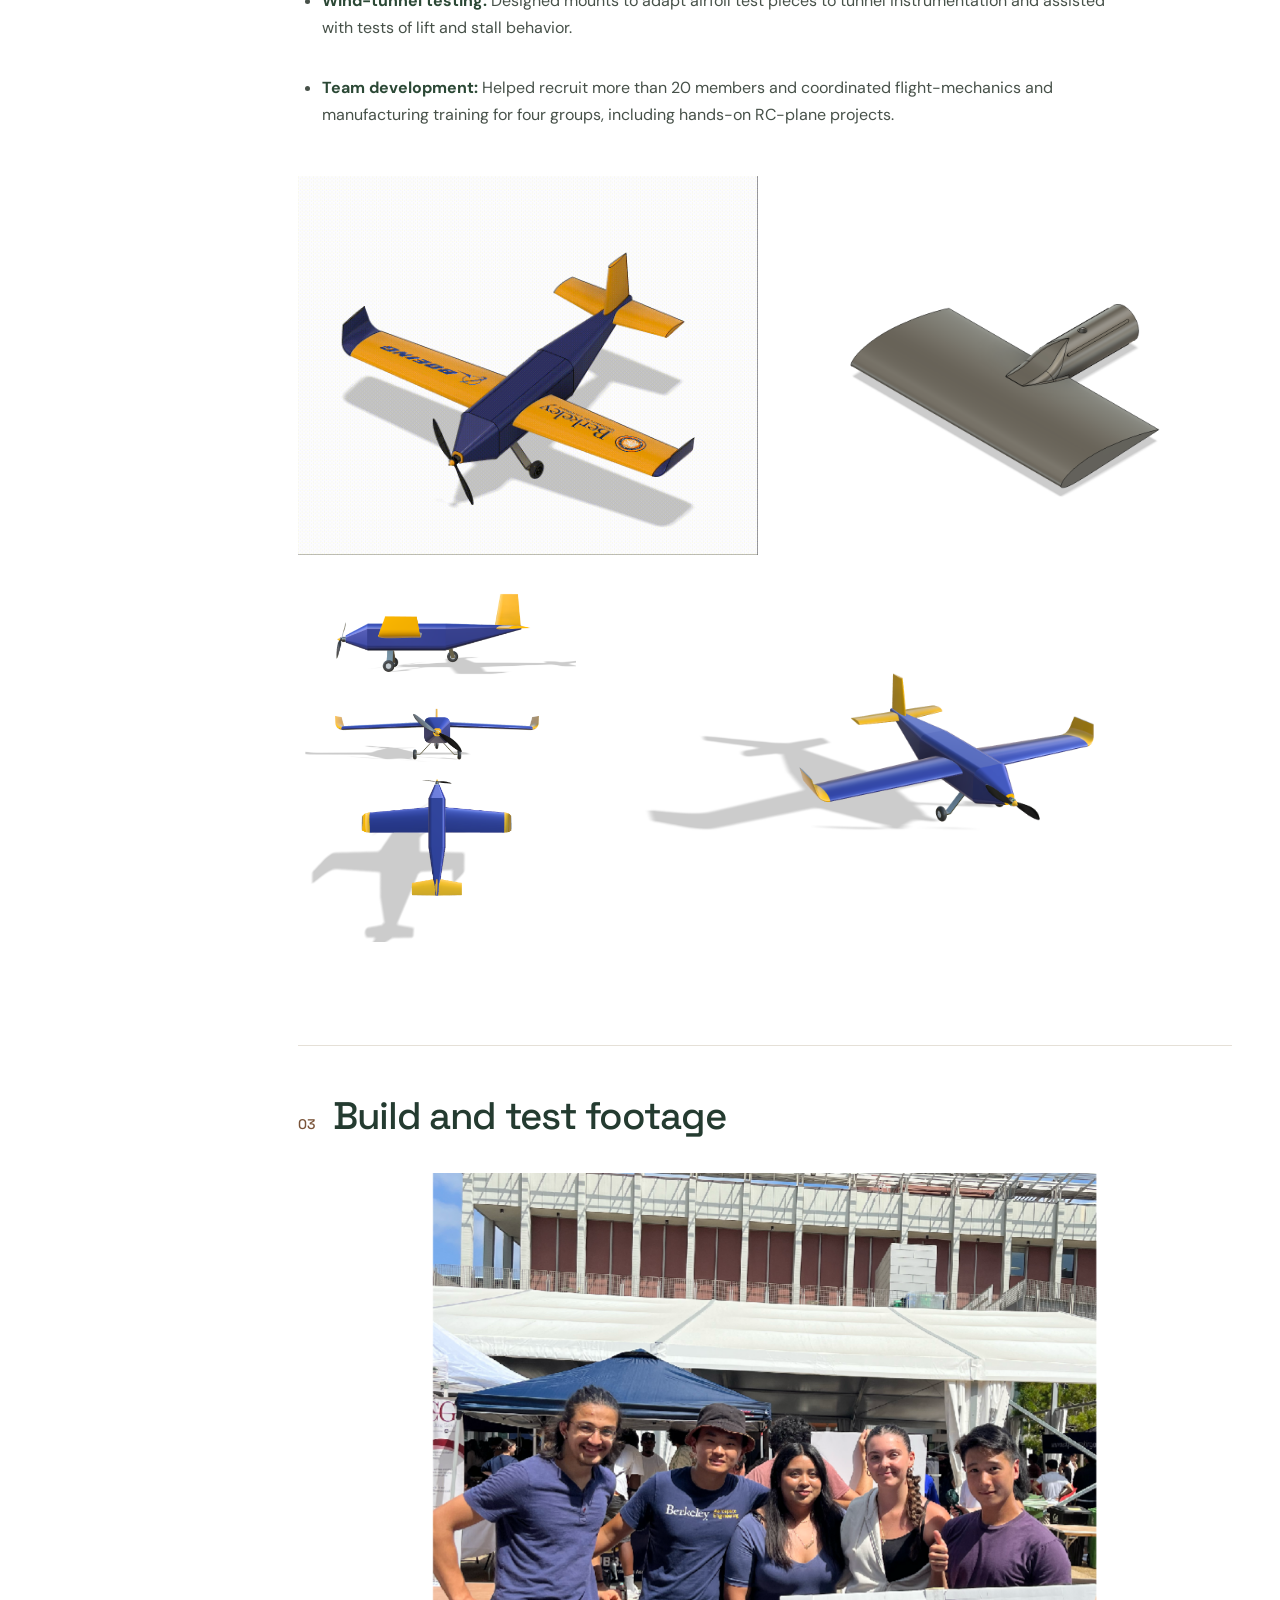
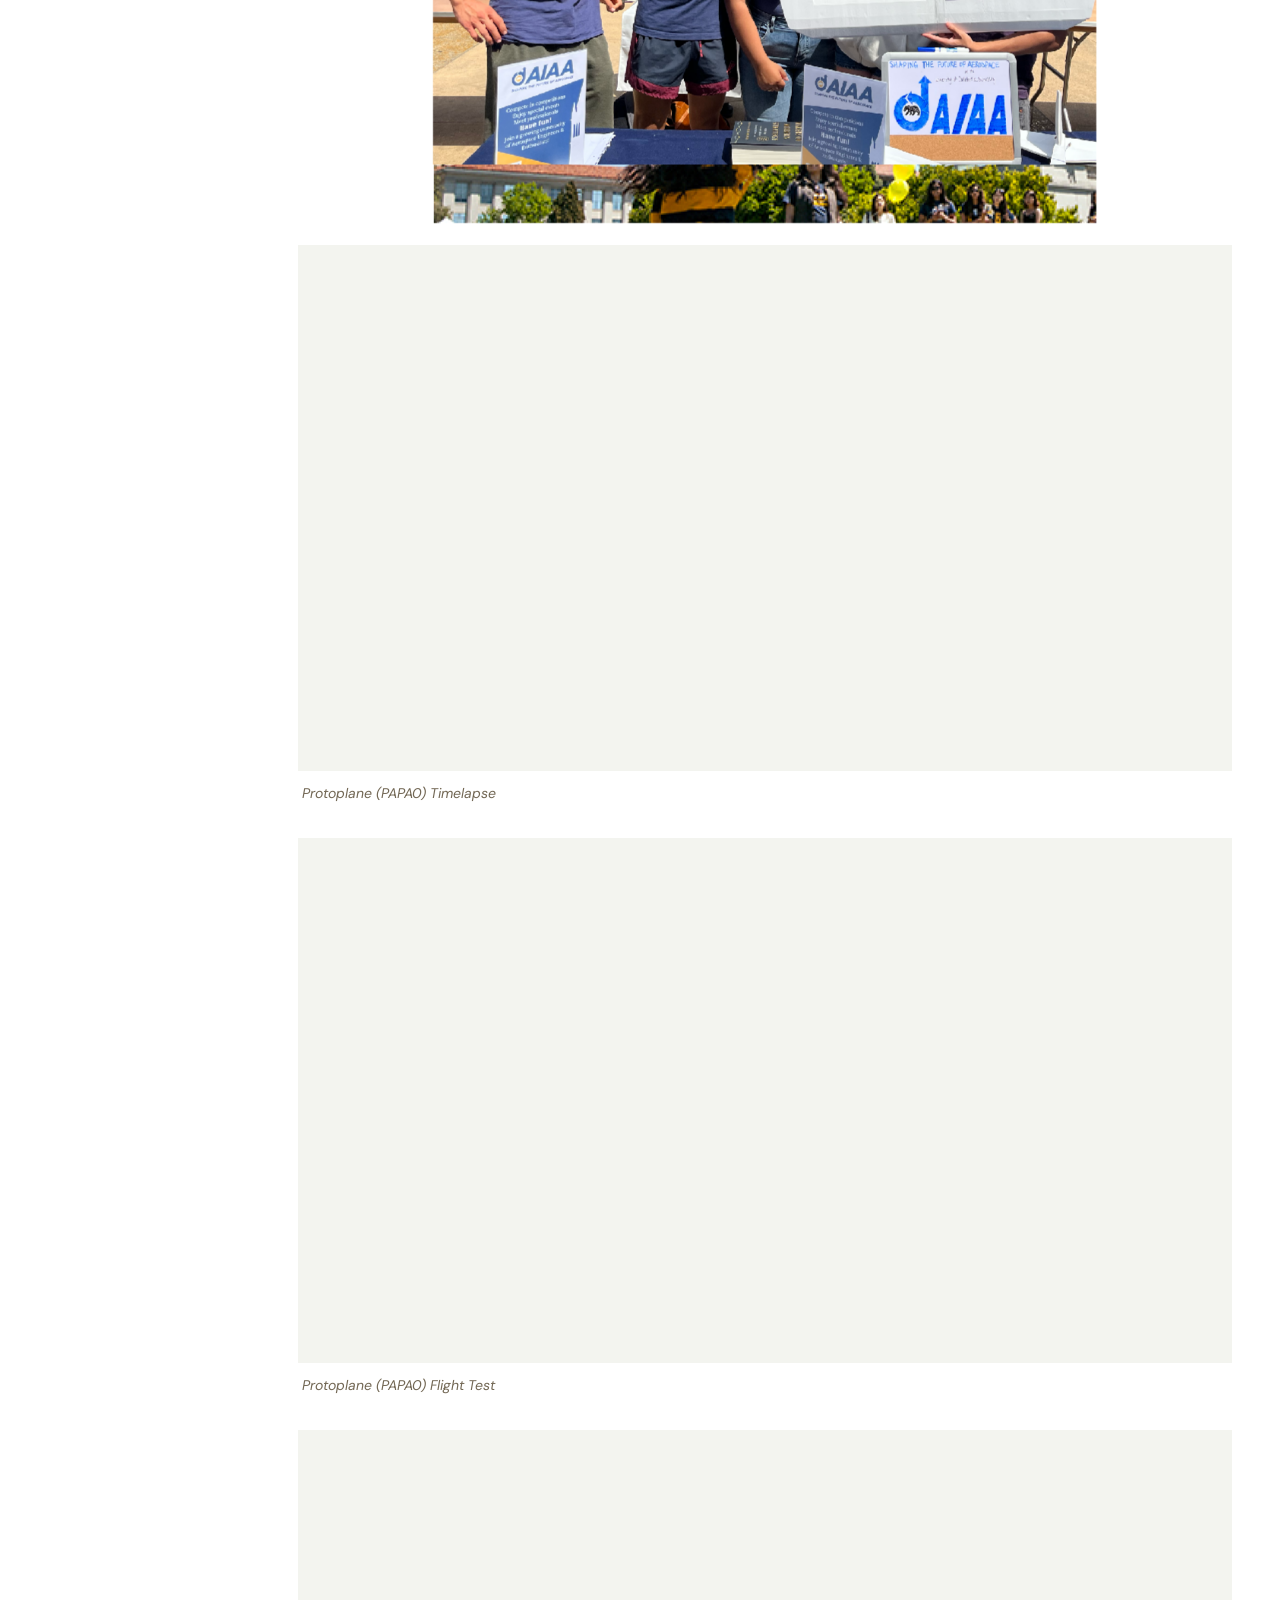
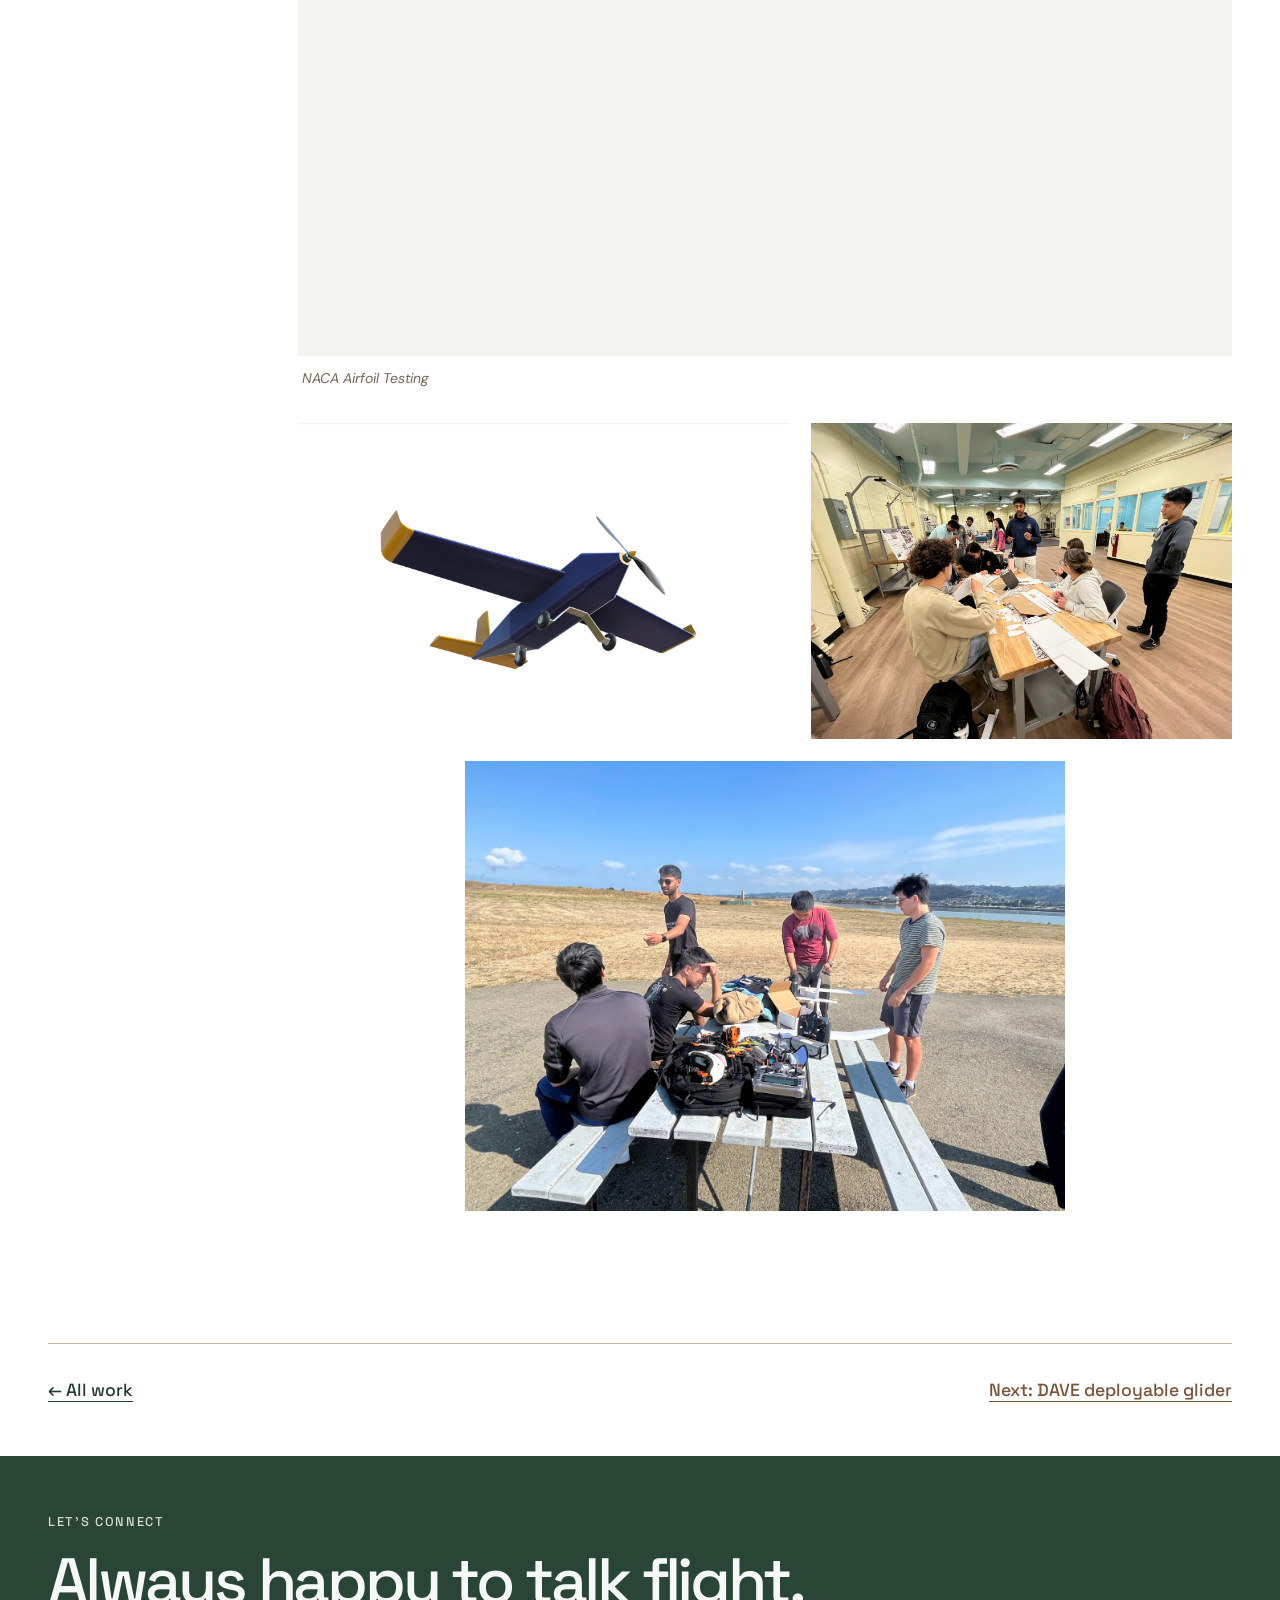
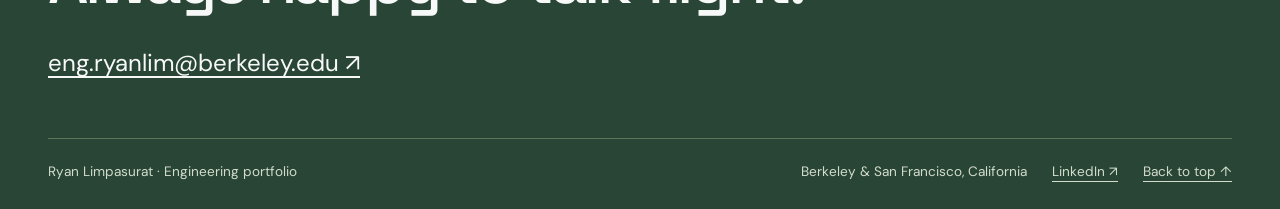
<file: projects/design-build-fly/index.html>
<!DOCTYPE html>

<html lang="en"><head><meta charset="utf-8"/><meta content="width=device-width,initial-scale=1" name="viewport"/><title>Design. Build. Fly. — Ryan Limpasurat</title><meta content="Led aircraft CAD and airfoil development, designed wind-tunnel mounts, and helped establish Berkeley’s DBF team." name="description"/><link href="/assets/cc8177aade-cropped-rescue_hamster_by_thehungtd_dg7qtp6-pre.png" rel="icon" type="image/png"/><link href="/style.css?v=gallery-ratio-4" rel="stylesheet"/></head><body id="top"><a class="skip" href="#main">Skip to content</a><header class="wrap"><nav aria-label="Main navigation" class="nav"><a class="brand" href="/"><img alt="Ryan’s hamster mascot" class="brand-hamster" height="54" src="/assets/cc8177aade-cropped-rescue_hamster_by_thehungtd_dg7qtp6-pre.png" width="54"/><span class="brand-name">Ryan<br/>Limpasurat</span></a><div class="nav-links"><a href="/#work">Work</a><a href="/#projects">Projects</a><a class="resume-link" href="https://docs.google.com/document/d/1uAulsKVpNyA8r-6NnI3T_6q6APFQ8vaxruHTOzFkLVQ/edit?tab=t.0" rel="noopener noreferrer" target="_blank">Resume</a><a href="/#about">About</a><a href="/#contact">Contact ↗</a></div></nav></header><main class="wrap" id="main"><header class="detail-head"><a class="back" href="/#work">← All work</a><div class="eyebrow">Aircraft design</div><h1>Aircraft CAD and wind-tunnel test hardware.</h1><p class="detail-summary">Led aircraft CAD and airfoil development, designed wind-tunnel mounts, and helped establish Berkeley’s DBF team.</p><div class="detail-meta"><div><span>Project</span><strong>Design. Build. Fly.</strong></div><div><span>Role</span><strong>Aerodynamics / Airfoil Lead</strong></div><div><span>Timeline</span><strong>Spring–Fall 2023</strong></div></div></header><div class="detail-feature detail-feature-design-build-fly"><img alt="Design. Build. Fly. project photograph" fetchpriority="high" src="/assets/bbfe7747b4-image-1.png?v=08e706e"/></div><div class="case-layout"><aside class="case-index"><div class="eyebrow">In this project</div><nav aria-label="Project sections"><a href="#section-1"><span>01</span>Project scope</a><a href="#section-2"><span>02</span>Design and team development</a><a href="#section-3"><span>03</span>Build and test footage</a></nav></aside><article class="article"><section class="case-section" id="section-1"><div class="case-section-head"><span class="chapter">01</span><h2>Project scope</h2></div><div class="case-section-body"><p>Berkeley’s inaugural AIAA Design/Build/Fly team developed a radio-controlled competition aircraft.</p></div></section><section class="case-section" id="section-2"><div class="case-section-head"><span class="chapter">02</span><h2>Design and team development</h2></div><div class="case-section-body"><ul><li><strong>Aircraft CAD:</strong> Led airfoil and fuselage CAD for a 5-foot-wingspan aircraft and presented the designs to industry engineers for feedback.</li><li><strong>Wind-tunnel testing:</strong> Designed mounts to adapt airfoil test pieces to tunnel instrumentation and assisted with tests of lift and stall behavior.</li><li><strong>Team development:</strong> Helped recruit more than 20 members and coordinated flight-mechanics and manufacturing training for four groups, including hands-on RC-plane projects.</li></ul><div class="curated-gallery"><div class="gallery-row" style="--columns:1.21fr 1.19fr"><div class="gallery-item media-technical"><figure><a aria-label="Enlarge project image" class="image-expand" data-lightbox="" href="/assets/79b29a6557-3f813407-272a-4a1b-88a2-ff219be141c8-3.gif?v=08e706e"><img alt="3f813407 272a 4a1b 88a2 ff219be141c8 3" decoding="async" loading="lazy" src="/assets/79b29a6557-3f813407-272a-4a1b-88a2-ff219be141c8-3.gif?v=08e706e"/></a></figure></div><div class="gallery-item media-technical"><figure><a aria-label="Enlarge project image" class="image-expand" data-lightbox="" href="/assets/9ebe246ea1-screenshot-2023-09-24-at-1.29.01-pm-1.png"><img alt="screenshot 2023 09 24 at 1.29.01 pm 1" decoding="async" loading="lazy" src="/assets/9ebe246ea1-screenshot-2023-09-24-at-1.29.01-pm-1.png"/></a></figure></div></div><div class="gallery-row" style="--columns:0.76fr 1.73fr"><div class="gallery-item media-technical"><figure><a aria-label="Enlarge project image" class="image-expand" data-lightbox="" href="/assets/6fec3d9d1c-screenshot-2023-09-18-at-2.50.54-pm-1.png"><img alt="screenshot 2023 09 18 at 2.50.54 pm 1" decoding="async" loading="lazy" src="/assets/6fec3d9d1c-screenshot-2023-09-18-at-2.50.54-pm-1.png"/></a></figure></div><div class="gallery-item media-technical"><figure><a aria-label="Enlarge project image" class="image-expand" data-lightbox="" href="/assets/491fbca71b-screenshot_2023-09-13_at_6.46.50_pm-1.png"><img alt="screenshot 2023 09 13 at 6.46.50 pm 1" decoding="async" loading="lazy" src="/assets/491fbca71b-screenshot_2023-09-13_at_6.46.50_pm-1.png"/></a></figure></div></div></div></div></section><section class="case-section" id="section-3"><div class="case-section-head"><span class="chapter">03</span><h2>Build and test footage</h2></div><div class="case-section-body"><div class="curated-gallery"><div class="gallery-feature media-photo"><figure><a aria-label="Enlarge project image" class="image-expand" data-lightbox="" href="/assets/bbfe7747b4-image-1.png?v=08e706e"><img alt="image 1" decoding="async" loading="lazy" src="/assets/bbfe7747b4-image-1.png?v=08e706e"/></a></figure></div><div class="gallery-feature media-video"><figure>
<span><iframe allow="encrypted-media; picture-in-picture" allowfullscreen="" loading="lazy" src="https://www.youtube.com/embed/ADDcKnHedg8?version=3&amp;rel=1&amp;showsearch=0&amp;showinfo=1&amp;iv_load_policy=1&amp;fs=1&amp;hl=en&amp;autohide=2&amp;wmode=transparent" title="Design Build Fly Competition (AIAA&amp;#8217;s DBF) — video"></iframe></span>
<figcaption><em>Protoplane (PAPA0) Timelapse</em></figcaption></figure></div><div class="gallery-feature media-video"><figure>
<span><iframe allow="encrypted-media; picture-in-picture" allowfullscreen="" loading="lazy" src="https://www.youtube.com/embed/373Um-djzv4?version=3&amp;rel=1&amp;showsearch=0&amp;showinfo=1&amp;iv_load_policy=1&amp;fs=1&amp;hl=en&amp;autohide=2&amp;wmode=transparent" title="Design Build Fly Competition (AIAA&amp;#8217;s DBF) — video"></iframe></span>
<figcaption><em>Protoplane (PAPA0) Flight Test</em></figcaption></figure></div><div class="gallery-feature media-video"><figure>
<span><iframe allow="encrypted-media; picture-in-picture" allowfullscreen="" loading="lazy" src="https://www.youtube.com/embed/BhAUKAwBEIM?version=3&amp;rel=1&amp;showsearch=0&amp;showinfo=1&amp;iv_load_policy=1&amp;fs=1&amp;hl=en&amp;autohide=2&amp;wmode=transparent" title="Design Build Fly Competition (AIAA&amp;#8217;s DBF) — video"></iframe></span>
<figcaption><em>NACA Airfoil Testing</em></figcaption></figure></div><div class="gallery-row" style="--columns:1.55fr 1.33fr"><div class="gallery-item media-technical"><figure><a aria-label="Enlarge project image" class="image-expand" data-lightbox="" href="/assets/c865c08214-screenshot_2023-09-13_at_6.46.09_pm-1.png"><img alt="screenshot 2023 09 13 at 6.46.09 pm 1" decoding="async" loading="lazy" src="/assets/c865c08214-screenshot_2023-09-13_at_6.46.09_pm-1.png"/></a></figure></div><div class="gallery-item media-photo"><figure><a aria-label="Enlarge project image" class="image-expand" data-lightbox="" href="/assets/10b4264492-screenshot-2023-09-24-at-11.58.34-pm.png?v=08e706e"><img alt="screenshot 2023 09 24 at 11.58.34 pm" decoding="async" loading="lazy" src="/assets/10b4264492-screenshot-2023-09-24-at-11.58.34-pm.png?v=08e706e"/></a></figure></div></div><div class="gallery-row" style="--columns:1.33fr"><div class="gallery-item media-photo"><figure><a aria-label="Enlarge project image" class="image-expand" data-lightbox="" href="/assets/2bda6fb1c3-screenshot-2023-09-24-at-11.59.41-pm.png?v=08e706e"><img alt="screenshot 2023 09 24 at 11.59.41 pm" decoding="async" loading="lazy" src="/assets/2bda6fb1c3-screenshot-2023-09-24-at-11.59.41-pm.png?v=08e706e"/></a></figure></div></div></div></div></section></article></div><div class="next-project"><a href="/#work">← All work</a><a href="/projects/dave/">Next: DAVE deployable glider</a></div></main><footer class="footer" id="contact"><div class="wrap"><div class="eyebrow">Let’s connect</div><h2>Always happy to talk flight.</h2><a class="footer-email" href="mailto:eng.ryanlim@berkeley.edu">eng.ryanlim@berkeley.edu ↗</a><div class="footer-bottom"><span>Ryan Limpasurat · Engineering portfolio</span><div class="footer-links"><span>Berkeley &amp; San Francisco, California</span><a href="https://www.linkedin.com/in/ryan-limpasurat/" rel="noopener noreferrer" target="_blank">LinkedIn ↗</a><a href="#top">Back to top ↑</a></div></div></div></footer><script defer="" src="/site.js"></script></body></html>
</file>
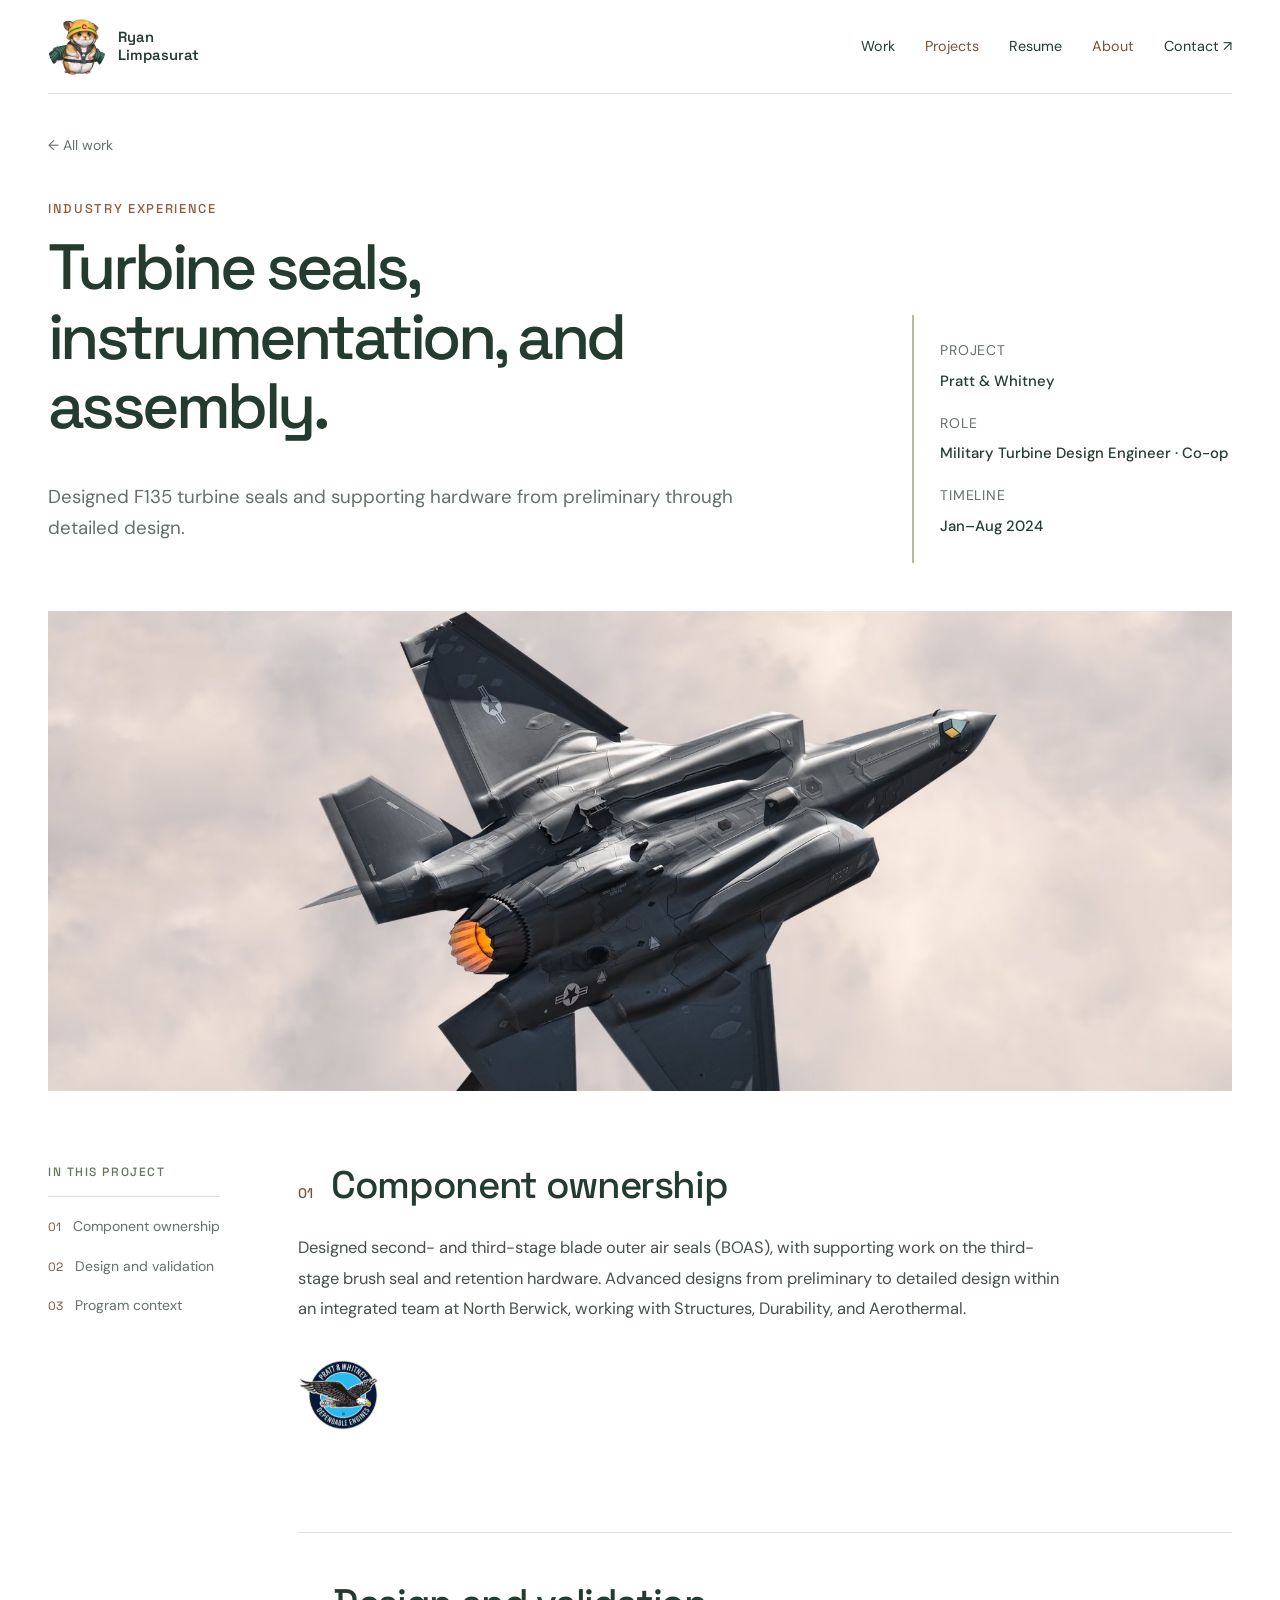
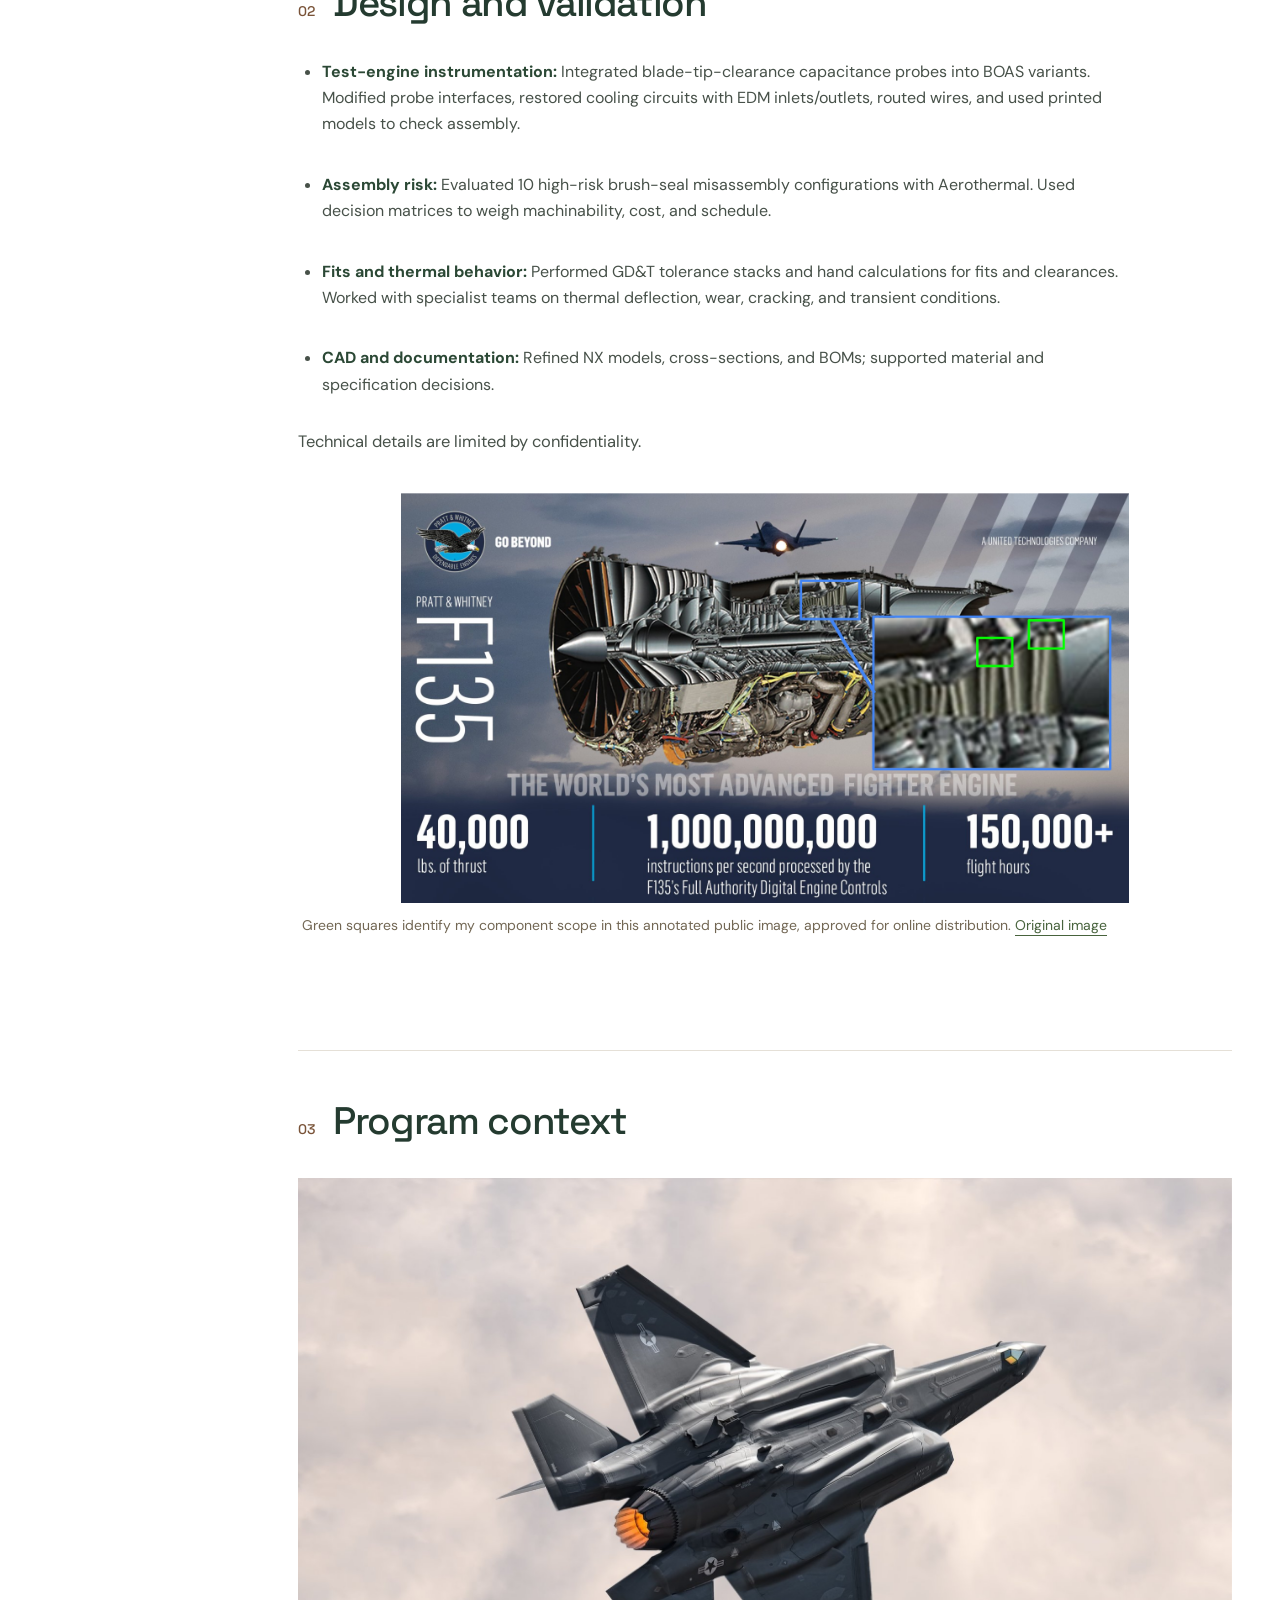
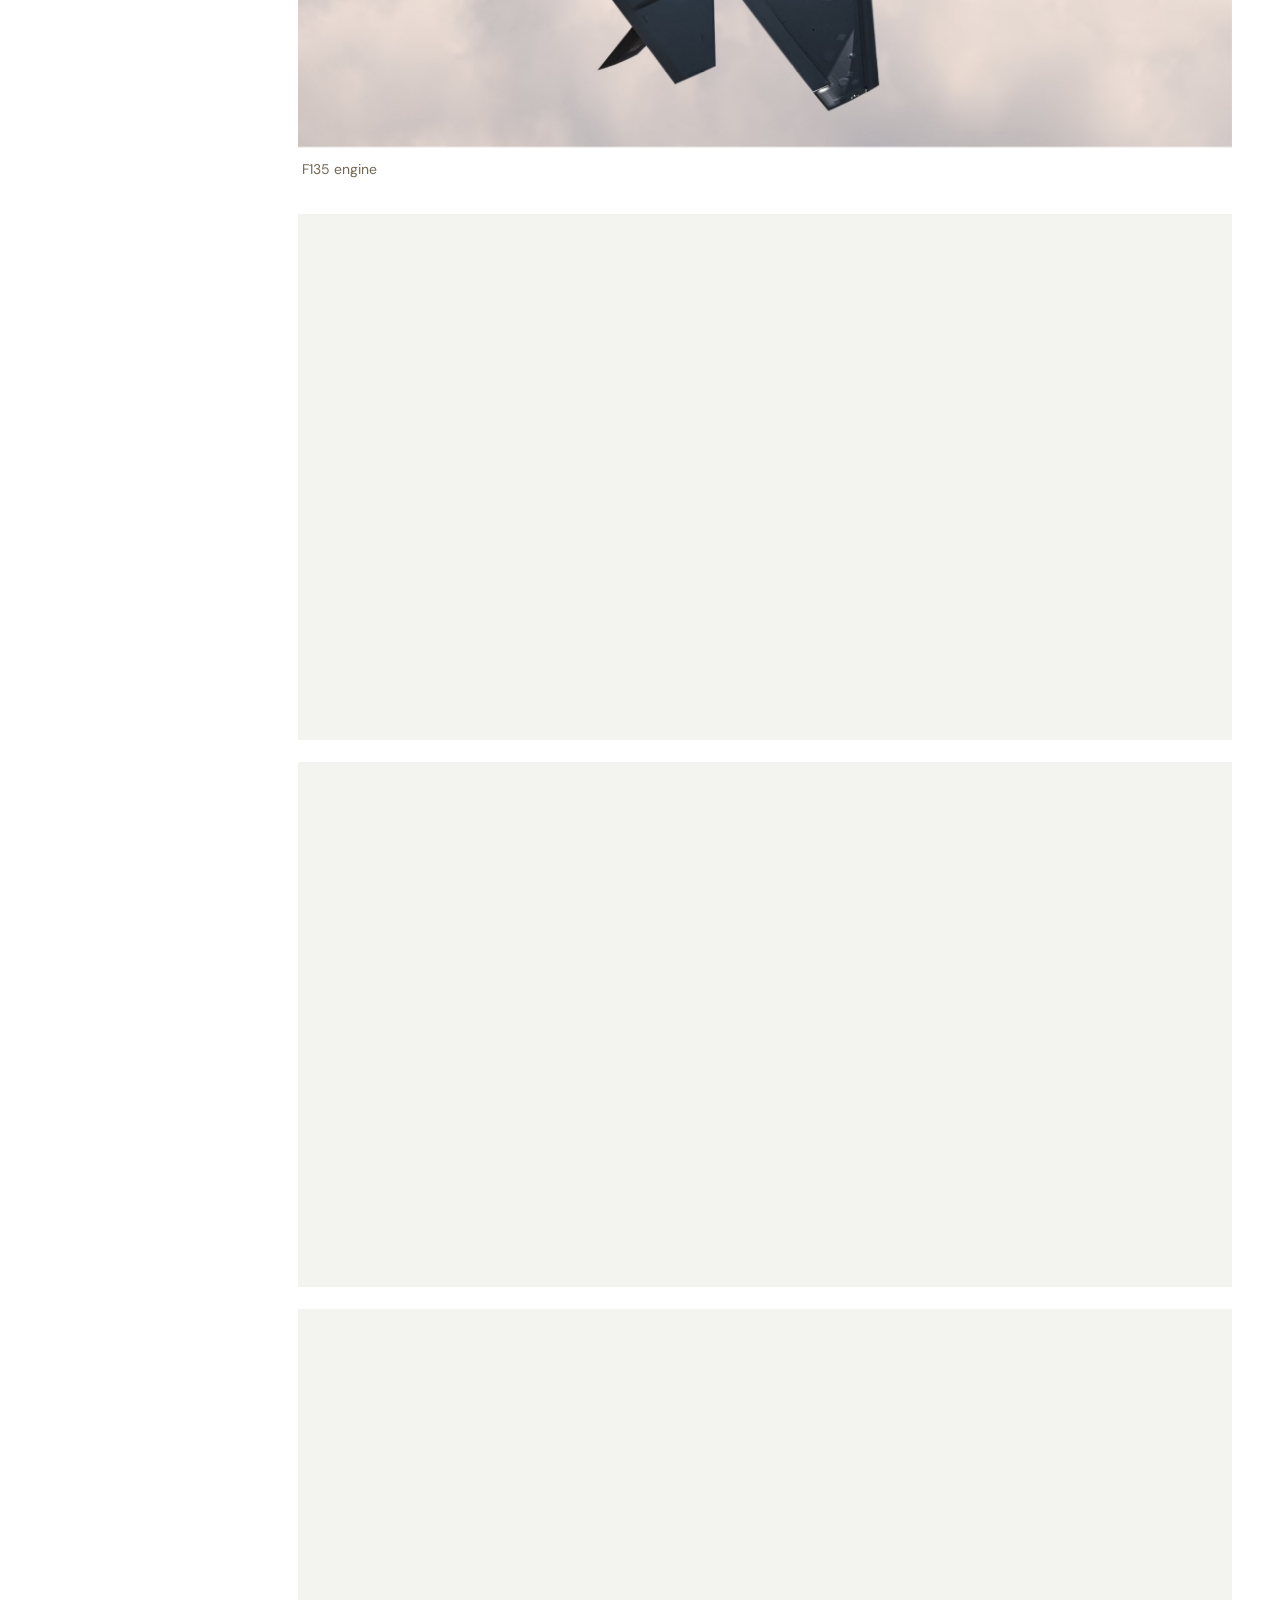
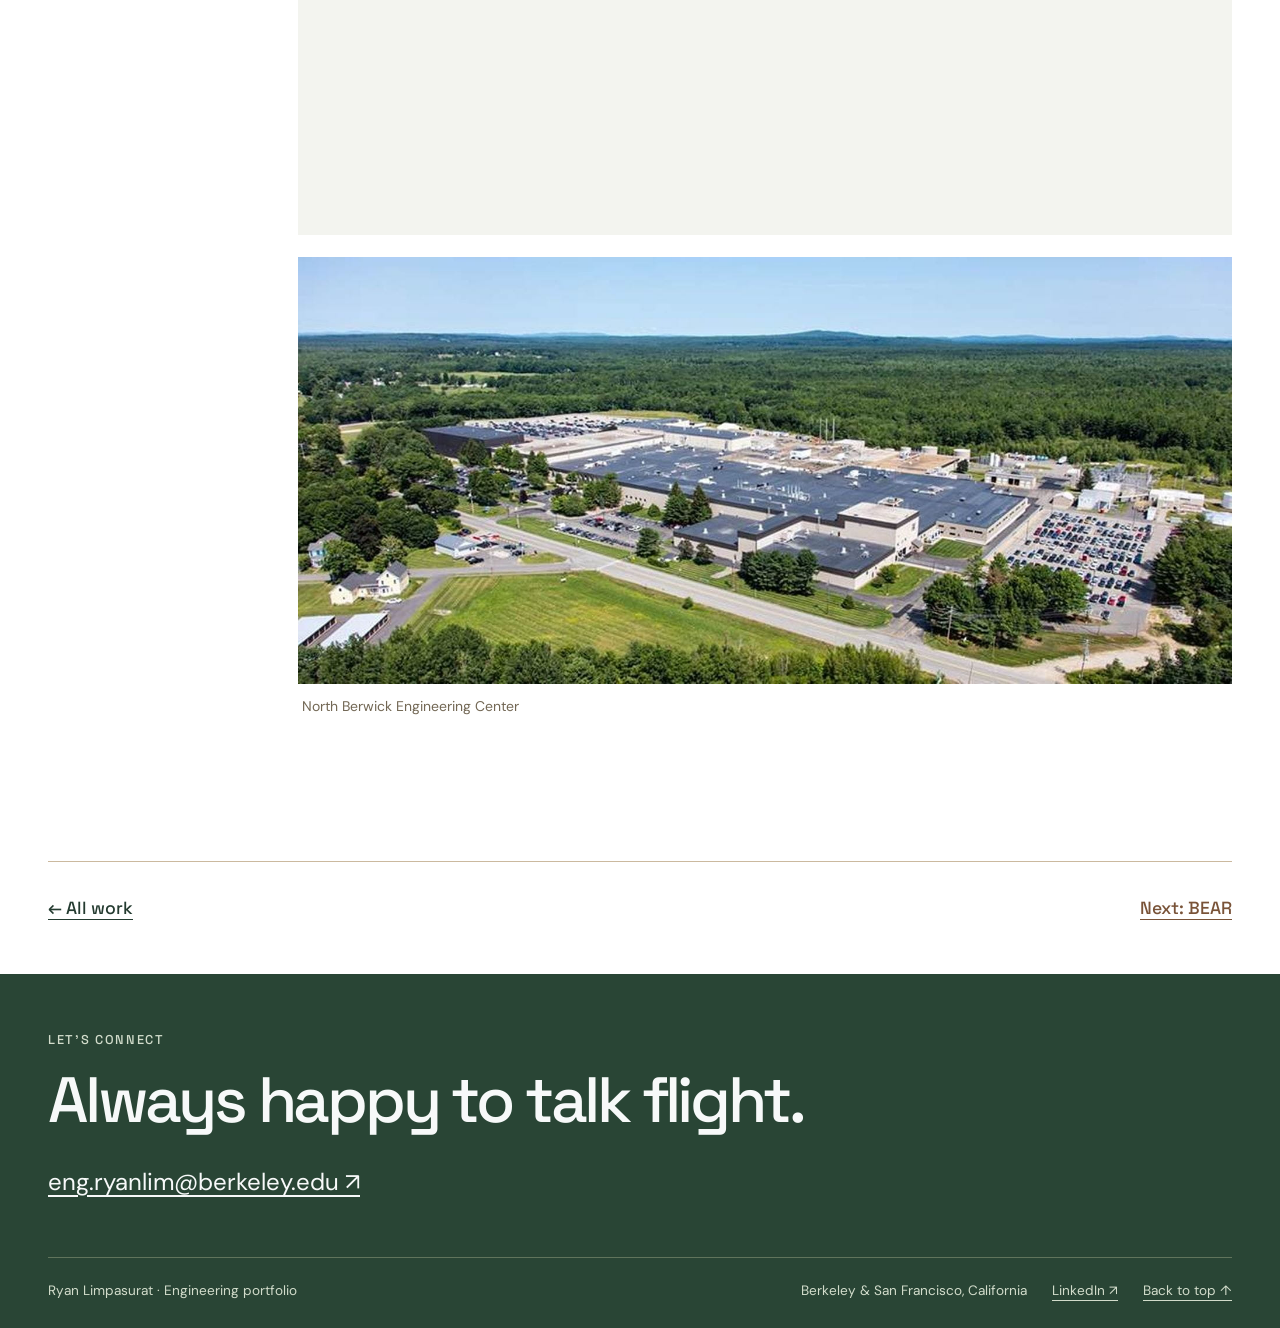
<file: projects/pratt-whitney/index.html>
<!DOCTYPE html>

<html lang="en"><head><meta charset="utf-8"/><meta content="width=device-width,initial-scale=1" name="viewport"/><title>Pratt &amp; Whitney — Ryan Limpasurat</title><meta content="Designed F135 turbine seals and supporting hardware from preliminary through detailed design." name="description"/><link href="/assets/cc8177aade-cropped-rescue_hamster_by_thehungtd_dg7qtp6-pre.png" rel="icon" type="image/png"/><link href="/style.css?v=gallery-ratio-4" rel="stylesheet"/></head><body id="top"><a class="skip" href="#main">Skip to content</a><header class="wrap"><nav aria-label="Main navigation" class="nav"><a class="brand" href="/"><img alt="Ryan’s hamster mascot" class="brand-hamster" height="54" src="/assets/cc8177aade-cropped-rescue_hamster_by_thehungtd_dg7qtp6-pre.png" width="54"/><span class="brand-name">Ryan<br/>Limpasurat</span></a><div class="nav-links"><a href="/#work">Work</a><a href="/#projects">Projects</a><a class="resume-link" href="https://docs.google.com/document/d/1uAulsKVpNyA8r-6NnI3T_6q6APFQ8vaxruHTOzFkLVQ/edit?tab=t.0" rel="noopener noreferrer" target="_blank">Resume</a><a href="/#about">About</a><a href="/#contact">Contact ↗</a></div></nav></header><main class="wrap" id="main"><header class="detail-head"><a class="back" href="/#work">← All work</a><div class="eyebrow">Industry experience</div><h1>Turbine seals, instrumentation, and assembly.</h1><p class="detail-summary">Designed F135 turbine seals and supporting hardware from preliminary through detailed design.</p><div class="detail-meta"><div><span>Project</span><strong>Pratt &amp; Whitney</strong></div><div><span>Role</span><strong>Military Turbine Design Engineer · Co-op</strong></div><div><span>Timeline</span><strong>Jan–Aug 2024</strong></div></div></header><div class="detail-feature detail-feature-pratt-whitney"><img alt="Pratt &amp; Whitney project photograph" fetchpriority="high" src="/assets/f5f21936bf-thumb-1920-941079.jpg"/></div><div class="case-layout"><aside class="case-index"><div class="eyebrow">In this project</div><nav aria-label="Project sections"><a href="#section-1"><span>01</span>Component ownership</a><a href="#section-2"><span>02</span>Design and validation</a><a href="#section-3"><span>03</span>Program context</a></nav></aside><article class="article"><section class="case-section" id="section-1"><div class="case-section-head"><span class="chapter">01</span><h2>Component ownership</h2></div><div class="case-section-body"><p>Designed second- and third-stage blade outer air seals (BOAS), with supporting work on the third-stage brush seal and retention hardware. Advanced designs from preliminary to detailed design within an integrated team at North Berwick, working with Structures, Durability, and Aerothermal.</p><div class="curated-gallery"><div class="gallery-identity"><figure class="logo"><a aria-label="Enlarge project image" class="image-expand" data-lightbox="" href="/assets/4f436fc565-pratt__whitney_logo.svg_-1.png"><img alt="Pratt &amp;amp; Whitney logo.svg" decoding="async" loading="lazy" src="/assets/4f436fc565-pratt__whitney_logo.svg_-1.png"/></a></figure></div></div></div></section><section class="case-section" id="section-2"><div class="case-section-head"><span class="chapter">02</span><h2>Design and validation</h2></div><div class="case-section-body"><ul><li><strong>Test-engine instrumentation:</strong> Integrated blade-tip-clearance capacitance probes into BOAS variants. Modified probe interfaces, restored cooling circuits with EDM inlets/outlets, routed wires, and used printed models to check assembly.</li><li><strong>Assembly risk:</strong> Evaluated 10 high-risk brush-seal misassembly configurations with Aerothermal. Used decision matrices to weigh machinability, cost, and schedule.</li><li><strong>Fits and thermal behavior:</strong> Performed GD&amp;T tolerance stacks and hand calculations for fits and clearances. Worked with specialist teams on thermal deflection, wear, cracking, and transient conditions.</li><li><strong>CAD and documentation:</strong> Refined NX models, cross-sections, and BOMs; supported material and specification decisions.</li></ul><p>Technical details are limited by confidentiality.</p><div class="curated-gallery"><div class="gallery-row" style="--columns:1.77fr"><div class="gallery-item media-technical"><figure><a aria-label="Enlarge project image" class="image-expand" data-lightbox="" href="/assets/fad64748a8-screenshot-2024-09-16-at-3.43.53e280afpm.png?v=08e706e"><img alt="Screenshot 2024 09 16 at 3.43.53 PM" decoding="async" loading="lazy" src="/assets/fad64748a8-screenshot-2024-09-16-at-3.43.53e280afpm.png?v=08e706e"/></a><figcaption>Green squares identify my component scope in this annotated public image, approved for online distribution. <a href="https://x.com/prattandwhitney/status/1038842749712302080" rel="noopener noreferrer" target="_blank">Original image</a></figcaption></figure></div></div></div></div></section><section class="case-section" id="section-3"><div class="case-section-head"><span class="chapter">03</span><h2>Program context</h2></div><div class="case-section-body"><div class="curated-gallery"><div class="gallery-feature media-photo"><figure><a aria-label="Enlarge project image" class="image-expand" data-lightbox="" href="/assets/f5f21936bf-thumb-1920-941079.jpg"><img alt="thumb 1920 941079" decoding="async" loading="lazy" src="/assets/f5f21936bf-thumb-1920-941079.jpg"/></a><figcaption>F135 engine</figcaption></figure></div><div class="gallery-feature media-video"><figure>
<span><iframe allow="encrypted-media; picture-in-picture" allowfullscreen="" loading="lazy" src="https://www.youtube.com/embed/2-AcsvzAc4g?version=3&amp;rel=1&amp;showsearch=0&amp;showinfo=1&amp;iv_load_policy=1&amp;fs=1&amp;hl=en&amp;autohide=2&amp;wmode=transparent" title="Pratt &amp;amp; Whitney | F-35 Program | F135 Engine Core Upgrade (ECU) — video"></iframe></span>
</figure></div><div class="gallery-feature media-video"><figure>
<span><iframe allow="encrypted-media; picture-in-picture" allowfullscreen="" loading="lazy" src="https://www.youtube.com/embed/9lXJWFULCiY?version=3&amp;rel=1&amp;showsearch=0&amp;showinfo=1&amp;iv_load_policy=1&amp;fs=1&amp;hl=en&amp;autohide=2&amp;wmode=transparent" title="Pratt &amp;amp; Whitney | F-35 Program | F135 Engine Core Upgrade (ECU) — video"></iframe></span>
</figure></div><div class="gallery-feature media-video"><figure>
<span><iframe allow="encrypted-media; picture-in-picture" allowfullscreen="" loading="lazy" src="https://www.youtube.com/embed/sahwo4JdVzs?version=3&amp;rel=1&amp;showsearch=0&amp;showinfo=1&amp;iv_load_policy=1&amp;fs=1&amp;hl=en&amp;autohide=2&amp;start=894&amp;wmode=transparent" title="Pratt &amp;amp; Whitney | F-35 Program | F135 Engine Core Upgrade (ECU) — video"></iframe></span>
</figure></div><div class="gallery-row" style="--columns:2.1fr"><div class="gallery-item media-photo"><figure><a aria-label="Enlarge project image" class="image-expand" data-lightbox="" href="/assets/1951b67bfa-aerial.jpg"><img alt="aerial" decoding="async" loading="lazy" src="/assets/1951b67bfa-aerial.jpg"/></a><figcaption>North Berwick Engineering Center</figcaption></figure></div></div></div></div></section></article></div><div class="next-project"><a href="/#work">← All work</a><a href="/projects/bear/">Next: BEAR</a></div></main><footer class="footer" id="contact"><div class="wrap"><div class="eyebrow">Let’s connect</div><h2>Always happy to talk flight.</h2><a class="footer-email" href="mailto:eng.ryanlim@berkeley.edu">eng.ryanlim@berkeley.edu ↗</a><div class="footer-bottom"><span>Ryan Limpasurat · Engineering portfolio</span><div class="footer-links"><span>Berkeley &amp; San Francisco, California</span><a href="https://www.linkedin.com/in/ryan-limpasurat/" rel="noopener noreferrer" target="_blank">LinkedIn ↗</a><a href="#top">Back to top ↑</a></div></div></div></footer><script defer="" src="/site.js"></script></body></html>
</file>
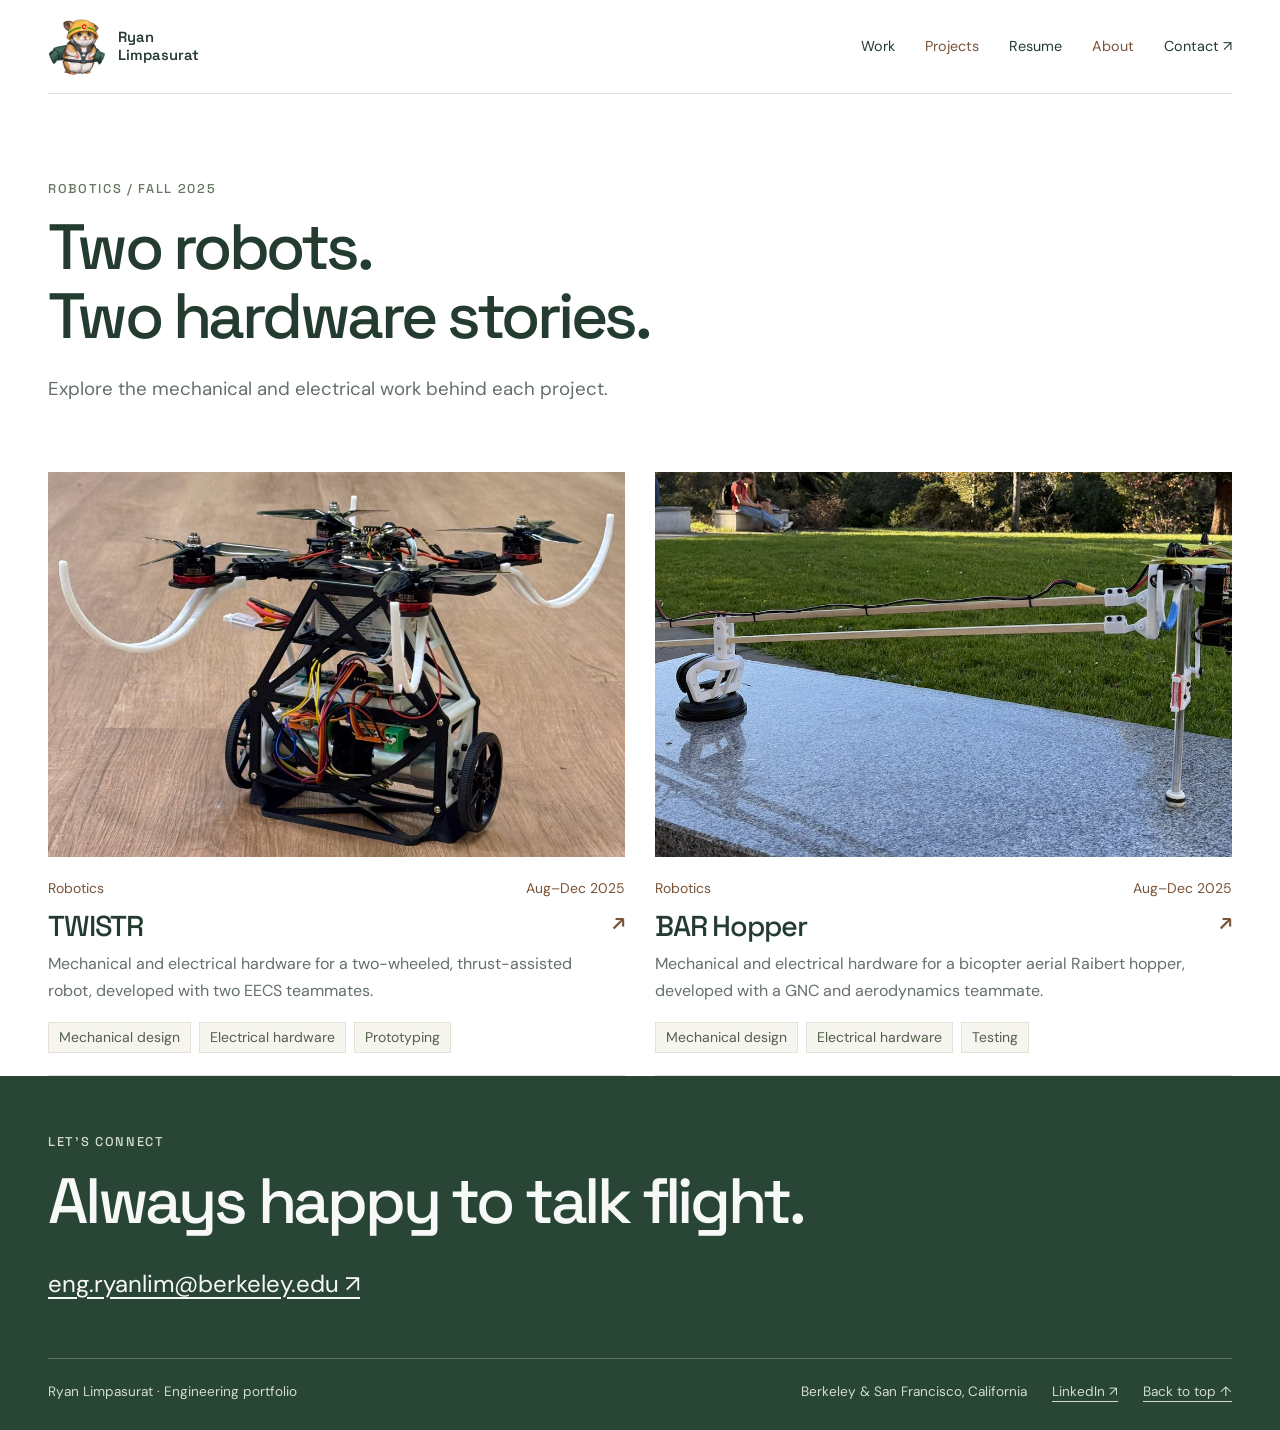
<file: projects/robotics/index.html>
<!DOCTYPE html>
<html lang="en"><head><meta charset="utf-8"/><meta content="width=device-width,initial-scale=1" name="viewport"/><title>Robotics — Ryan Limpasurat</title><meta content="TWISTR and BAR Hopper mechanical and electrical hardware projects." name="description"/><link href="/assets/cc8177aade-cropped-rescue_hamster_by_thehungtd_dg7qtp6-pre.png" rel="icon" type="image/png"/><link href="/style.css?v=gallery-ratio-4" rel="stylesheet"/></head><body id="top"><a class="skip" href="#main">Skip to content</a><header class="wrap"><nav aria-label="Main navigation" class="nav"><a class="brand" href="/"><img alt="Ryan’s hamster mascot" class="brand-hamster" height="54" src="/assets/cc8177aade-cropped-rescue_hamster_by_thehungtd_dg7qtp6-pre.png" width="54"/><span class="brand-name">Ryan<br/>Limpasurat</span></a><div class="nav-links"><a href="/#work">Work</a><a href="/#projects">Projects</a><a class="resume-link" href="https://docs.google.com/document/d/1uAulsKVpNyA8r-6NnI3T_6q6APFQ8vaxruHTOzFkLVQ/edit?tab=t.0" rel="noopener noreferrer" target="_blank">Resume</a><a href="/#about">About</a><a href="/#contact">Contact ↗</a></div></nav></header><main class="wrap" id="main"><header class="detail-head"><div><div class="eyebrow">Robotics / Fall 2025</div><h1>Two robots.<br/>Two hardware stories.</h1><p class="detail-summary">Explore the mechanical and electrical work behind each project.</p></div></header><div class="projects-grid"><a class="card card-twistr" href="/projects/twistr/"><div class="card-photo"><img alt="TWISTR project" decoding="async" loading="lazy" src="/assets/twistr-p1-1.png?v=08e706e"/></div><div class="card-text"><div class="card-meta"><span>Robotics</span><span>Aug–Dec 2025</span></div><h3>TWISTR <span aria-hidden="true">↗</span></h3><p>Mechanical and electrical hardware for a two-wheeled, thrust-assisted robot, developed with two EECS teammates.</p><div class="tags"><span class="tag">Mechanical design</span><span class="tag">Electrical hardware</span><span class="tag">Prototyping</span></div></div></a><a class="card card-bar-hopper" href="/projects/bar-hopper/"><div class="card-photo"><img alt="BAR Hopper project" decoding="async" loading="lazy" src="/assets/hopper-p5-3.jpeg"/></div><div class="card-text"><div class="card-meta"><span>Robotics</span><span>Aug–Dec 2025</span></div><h3>BAR Hopper <span aria-hidden="true">↗</span></h3><p>Mechanical and electrical hardware for a bicopter aerial Raibert hopper, developed with a GNC and aerodynamics teammate.</p><div class="tags"><span class="tag">Mechanical design</span><span class="tag">Electrical hardware</span><span class="tag">Testing</span></div></div></a></div></main><footer class="footer" id="contact"><div class="wrap"><div class="eyebrow">Let’s connect</div><h2>Always happy to talk flight.</h2><a class="footer-email" href="mailto:eng.ryanlim@berkeley.edu">eng.ryanlim@berkeley.edu ↗</a><div class="footer-bottom"><span>Ryan Limpasurat · Engineering portfolio</span><div class="footer-links"><span>Berkeley &amp; San Francisco, California</span><a href="https://www.linkedin.com/in/ryan-limpasurat/" rel="noopener noreferrer" target="_blank">LinkedIn ↗</a><a href="#top">Back to top ↑</a></div></div></div></footer><script defer="" src="/site.js"></script></body></html>
</file>
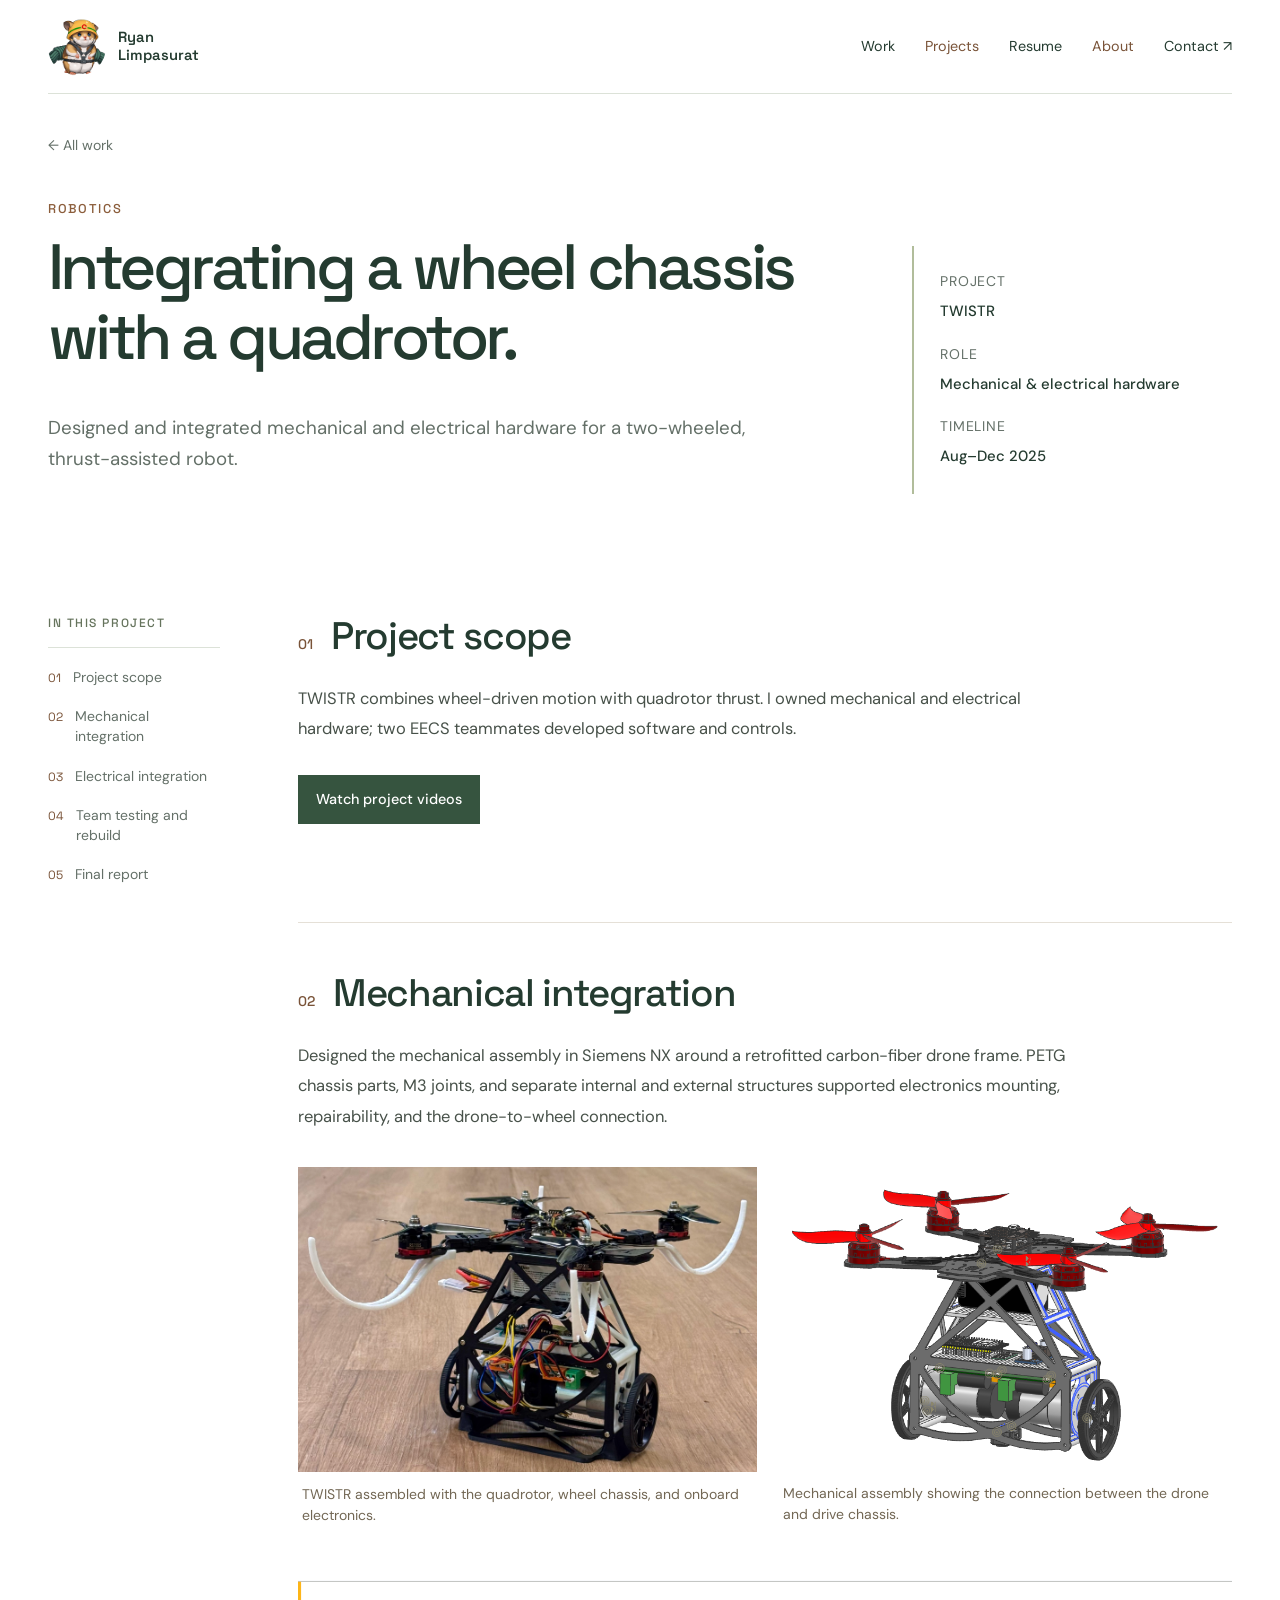
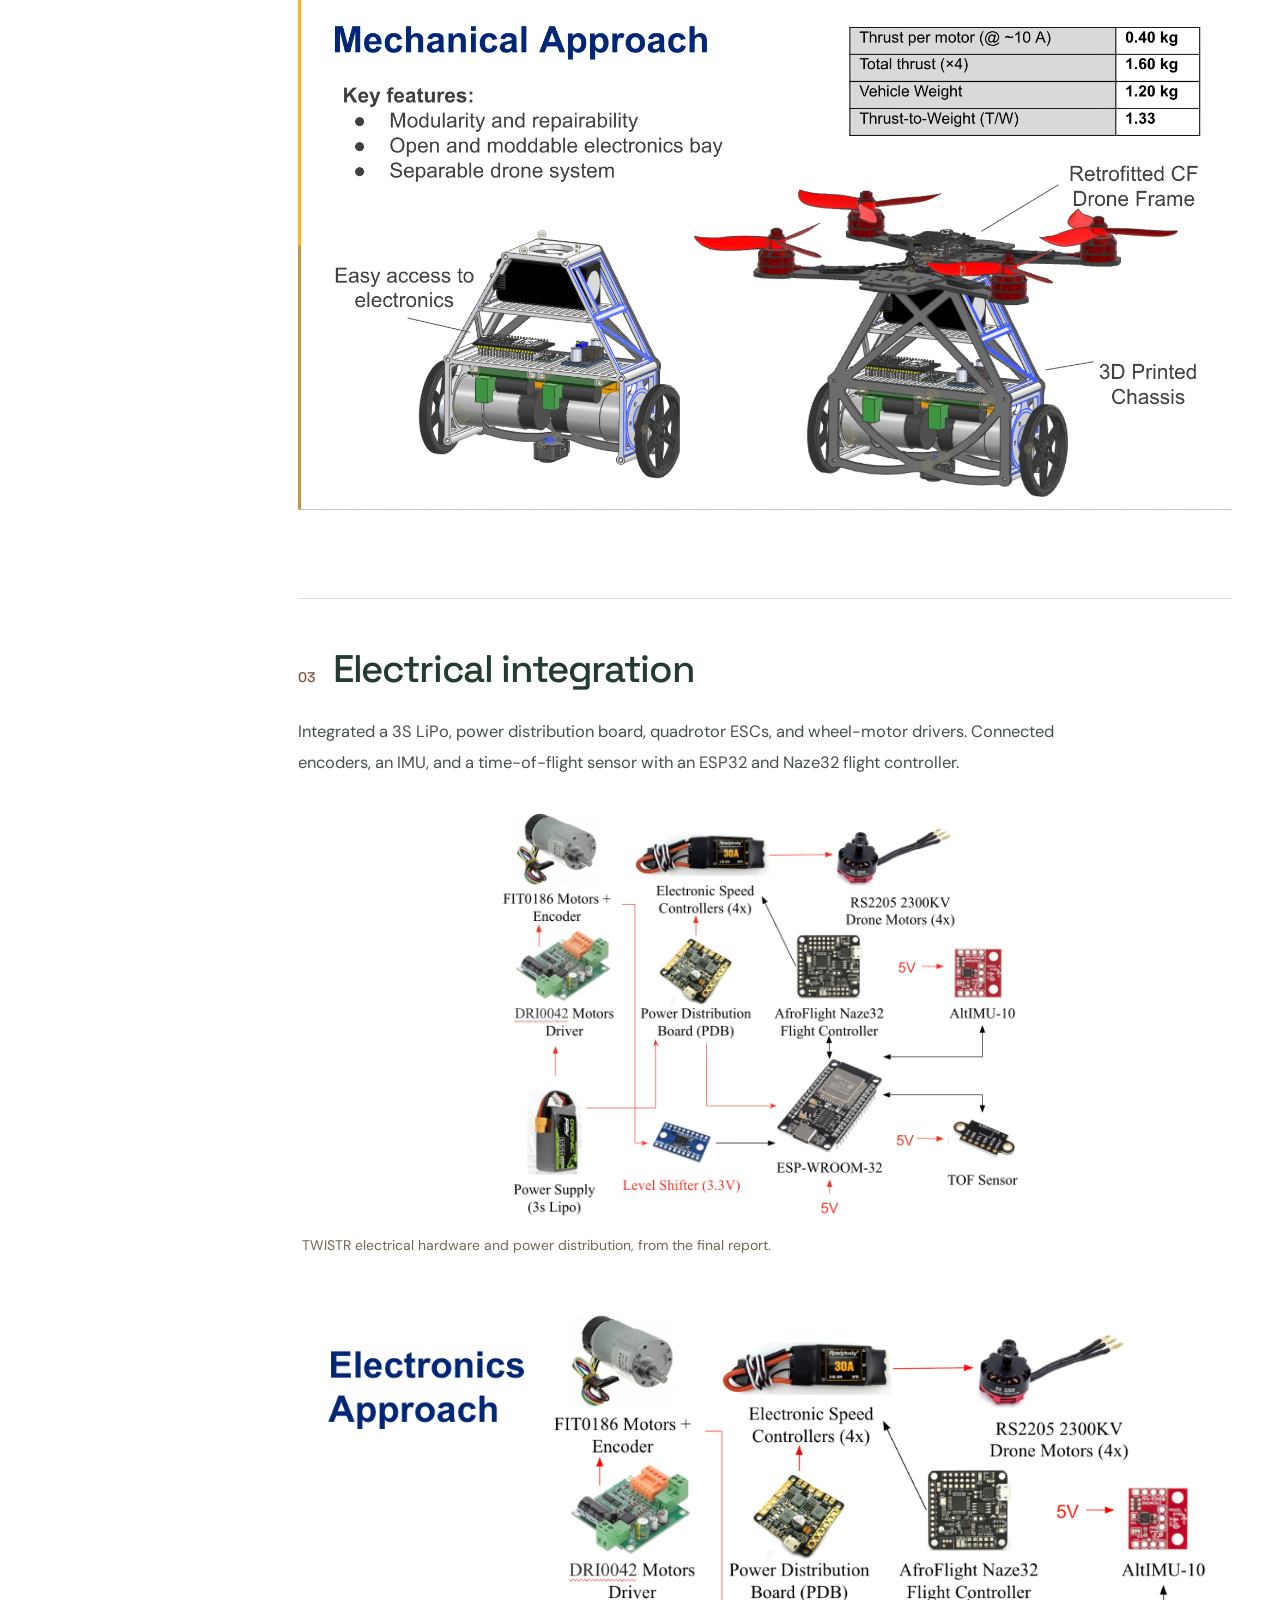
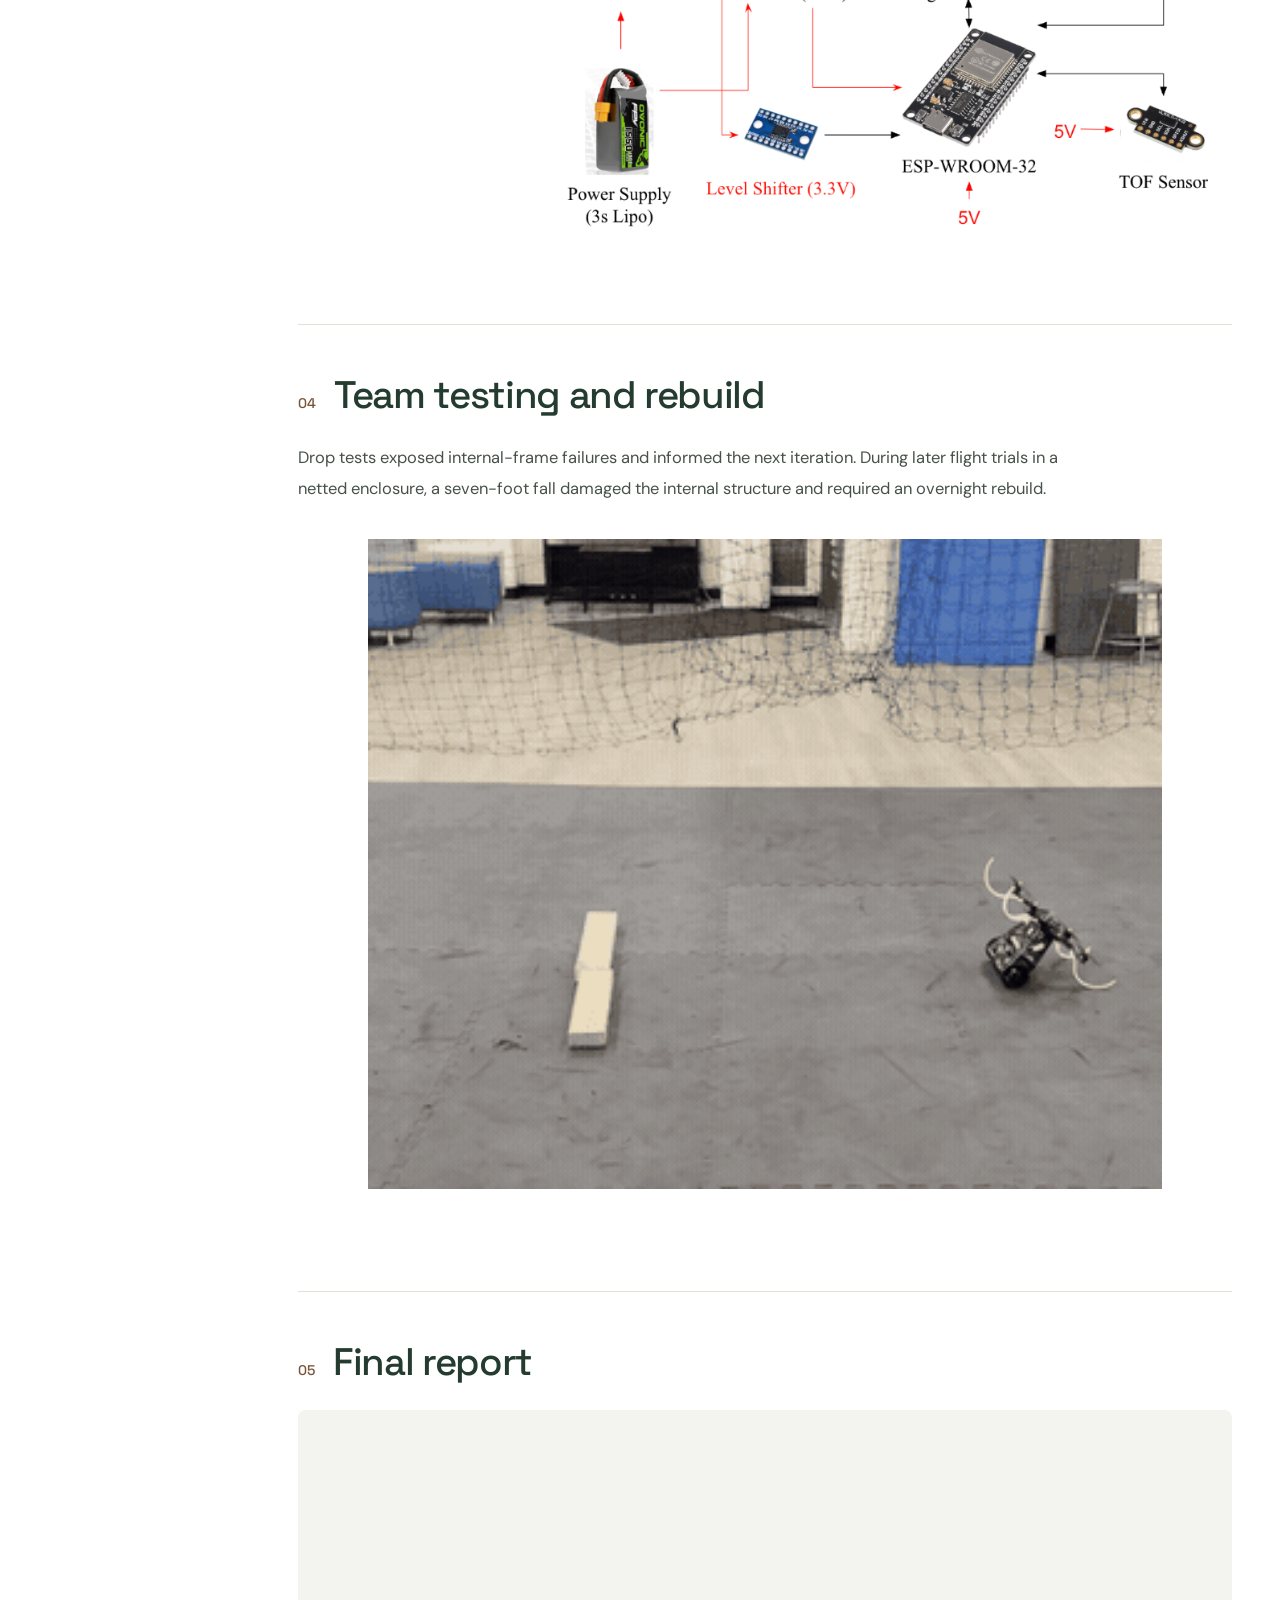
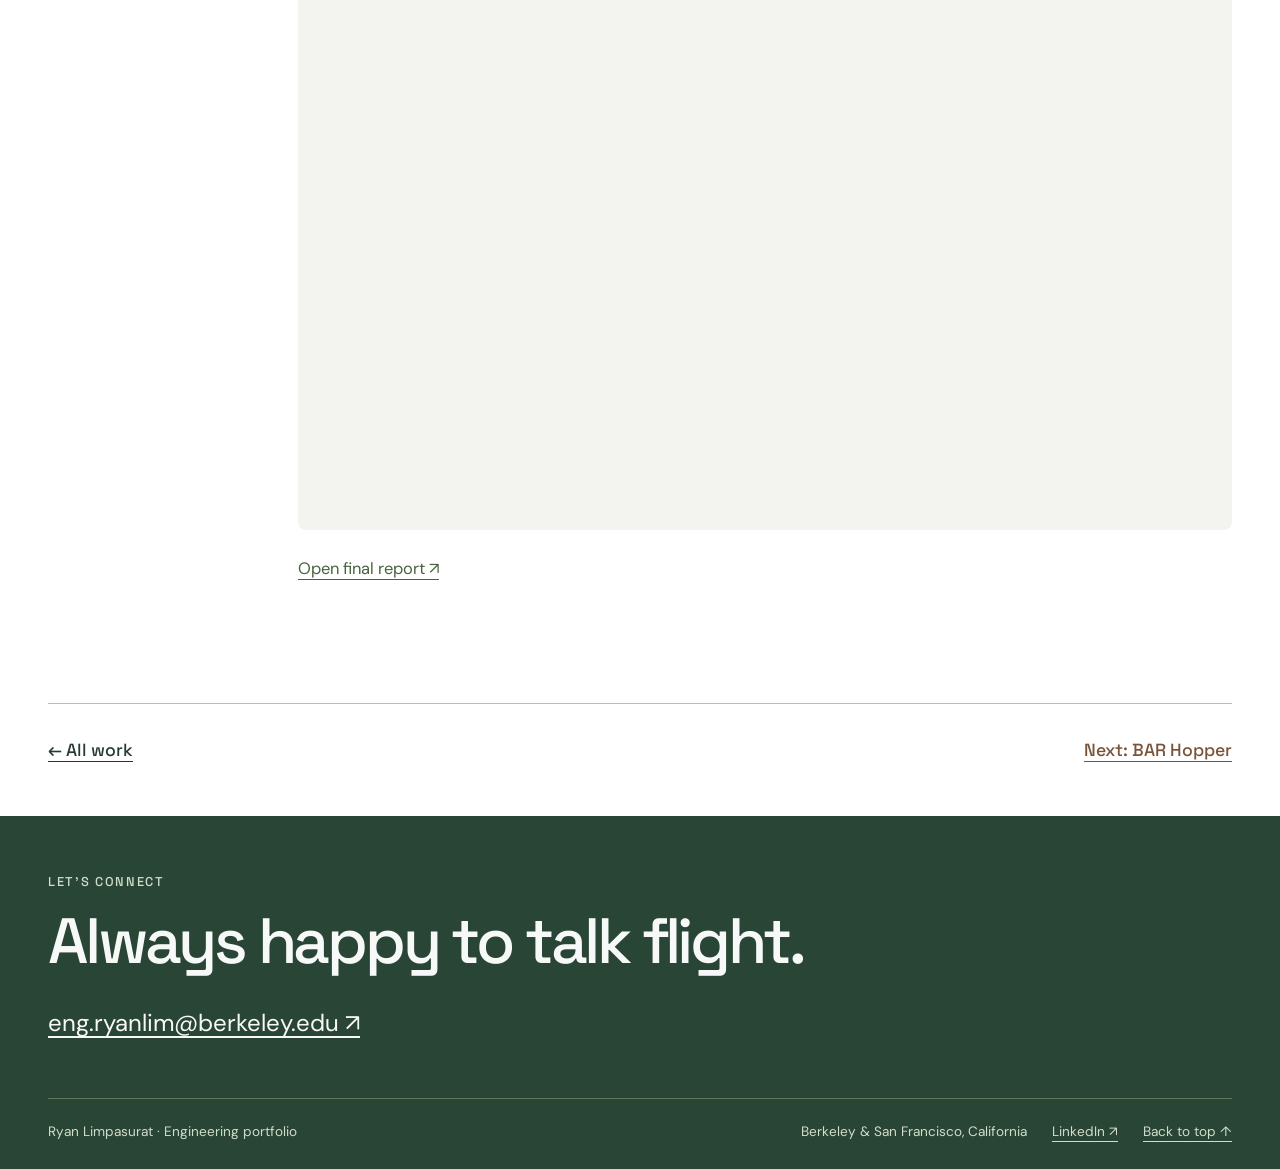
<file: projects/twistr/index.html>
<!DOCTYPE html>

<html lang="en"><head><meta charset="utf-8"/><meta content="width=device-width,initial-scale=1" name="viewport"/><title>TWISTR — Ryan Limpasurat</title><meta content="Designed and integrated mechanical and electrical hardware for a two-wheeled, thrust-assisted robot." name="description"/><link href="/assets/cc8177aade-cropped-rescue_hamster_by_thehungtd_dg7qtp6-pre.png" rel="icon" type="image/png"/><link href="/style.css?v=gallery-ratio-4" rel="stylesheet"/></head><body id="top"><a class="skip" href="#main">Skip to content</a><header class="wrap"><nav aria-label="Main navigation" class="nav"><a class="brand" href="/"><img alt="Ryan’s hamster mascot" class="brand-hamster" height="54" src="/assets/cc8177aade-cropped-rescue_hamster_by_thehungtd_dg7qtp6-pre.png" width="54"/><span class="brand-name">Ryan<br/>Limpasurat</span></a><div class="nav-links"><a href="/#work">Work</a><a href="/#projects">Projects</a><a class="resume-link" href="https://docs.google.com/document/d/1uAulsKVpNyA8r-6NnI3T_6q6APFQ8vaxruHTOzFkLVQ/edit?tab=t.0" rel="noopener noreferrer" target="_blank">Resume</a><a href="/#about">About</a><a href="/#contact">Contact ↗</a></div></nav></header><main class="wrap" id="main"><header class="detail-head"><a class="back" href="/#work">← All work</a><div class="eyebrow">Robotics</div><h1>Integrating a wheel chassis with a quadrotor.</h1><p class="detail-summary">Designed and integrated mechanical and electrical hardware for a two-wheeled, thrust-assisted robot.</p><div class="detail-meta"><div><span>Project</span><strong>TWISTR</strong></div><div><span>Role</span><strong>Mechanical &amp; electrical hardware</strong></div><div><span>Timeline</span><strong>Aug–Dec 2025</strong></div></div></header><div class="case-layout"><aside class="case-index"><div class="eyebrow">In this project</div><nav aria-label="Project sections"><a href="#section-1"><span>01</span>Project scope</a><a href="#section-2"><span>02</span>Mechanical integration</a><a href="#section-3"><span>03</span>Electrical integration</a><a href="#section-4"><span>04</span>Team testing and rebuild</a><a href="#document"><span>05</span>Final report</a></nav></aside><article class="article"><section class="case-section" id="section-1"><div class="case-section-head"><span class="chapter">01</span><h2>Project scope</h2></div><div class="case-section-body"><p>TWISTR combines wheel-driven motion with quadrotor thrust. I owned mechanical and electrical hardware; two EECS teammates developed software and controls.</p><p class="resource-action"><a class="resource-button" href="https://drive.google.com/drive/u/1/folders/1hSgtkg3uW5gwt3Z58w_LnzfJyGOaEtqM" rel="noopener noreferrer" target="_blank">Watch project videos</a></p></div></section><section class="case-section" id="section-2"><div class="case-section-head"><span class="chapter">02</span><h2>Mechanical integration</h2></div><div class="case-section-body"><p>Designed the mechanical assembly in Siemens NX around a retrofitted carbon-fiber drone frame. PETG chassis parts, M3 joints, and separate internal and external structures supported electronics mounting, repairability, and the drone-to-wheel connection.</p><div class="curated-gallery"><div class="gallery-row" style="--columns:1.51fr 1.49fr"><div class="gallery-item media-photo"><figure><a aria-label="Enlarge project image" class="image-expand" data-lightbox="" href="/assets/twistr-p1-1.png?v=08e706e"><img alt="TWISTR assembled with the quadrotor, wheel chassis, and onboard electronics." decoding="async" loading="lazy" src="/assets/twistr-p1-1.png?v=08e706e"/></a><figcaption>TWISTR assembled with the quadrotor, wheel chassis, and onboard electronics.</figcaption></figure></div><div class="gallery-item media-technical"><figure><a aria-label="Enlarge project image" class="image-expand" data-lightbox="" href="/assets/twistr-p2-0.png"><img alt="Mechanical assembly showing the connection between the drone and drive chassis." decoding="async" loading="lazy" src="/assets/twistr-p2-0.png"/></a><figcaption>Mechanical assembly showing the connection between the drone and drive chassis.</figcaption></figure></div></div></div><div class="design-notes"><figure><a aria-label="Enlarge project image" class="image-expand" data-lightbox="" href="/assets/d2503a94ec-screenshot-2026-01-23-at-5.24.43-pm.png"><img alt="Screenshot 2026 01 23 at 5.24.43 PM" decoding="async" loading="lazy" src="/assets/d2503a94ec-screenshot-2026-01-23-at-5.24.43-pm.png"/></a></figure></div></div></section><section class="case-section" id="section-3"><div class="case-section-head"><span class="chapter">03</span><h2>Electrical integration</h2></div><div class="case-section-body"><p>Integrated a 3S LiPo, power distribution board, quadrotor ESCs, and wheel-motor drivers. Connected encoders, an IMU, and a time-of-flight sensor with an ESP32 and Naze32 flight controller.</p><div class="curated-gallery"><div class="gallery-row" style="--columns:1.3fr"><div class="gallery-item media-technical"><figure><a aria-label="Enlarge project image" class="image-expand" data-lightbox="" href="/assets/twistr-p2-1.png"><img alt="TWISTR electrical hardware and power distribution, from the final report." decoding="async" loading="lazy" src="/assets/twistr-p2-1.png"/></a><figcaption>TWISTR electrical hardware and power distribution, from the final report.</figcaption></figure></div></div></div><div class="design-notes"><figure><a aria-label="Enlarge project image" class="image-expand" data-lightbox="" href="/assets/7c3e5af210-screenshot-2026-01-23-at-5.28.16-pm.png"><img alt="Screenshot 2026 01 23 at 5.28.16 PM" decoding="async" loading="lazy" src="/assets/7c3e5af210-screenshot-2026-01-23-at-5.28.16-pm.png"/></a></figure></div></div></section><section class="case-section" id="section-4"><div class="case-section-head"><span class="chapter">04</span><h2>Team testing and rebuild</h2></div><div class="case-section-body"><p>Drop tests exposed internal-frame failures and informed the next iteration. During later flight trials in a netted enclosure, a seven-foot fall damaged the internal structure and required an overnight rebuild.</p><div class="curated-gallery"><div class="gallery-feature media-motion"><figure><a aria-label="Enlarge project image" class="image-expand" data-lightbox="" href="/assets/7ef8d05ca2-hoppingwithgroundmotiononline-video-cutter.com-ezgif.com-video-to-gif-converter.gif?v=08e706e"><img alt="HoppingWithGroundMotiononline video cutter.com ezgif.com video to gif converter" decoding="async" loading="lazy" src="/assets/7ef8d05ca2-hoppingwithgroundmotiononline-video-cutter.com-ezgif.com-video-to-gif-converter.gif?v=08e706e"/></a></figure></div></div></div></section><section class="case-section" id="document"><div class="case-section-head"><span class="chapter">05</span><h2>Final report</h2></div><div class="case-section-body"><iframe allowfullscreen="" class="document-viewer report-viewer" loading="lazy" src="https://docs.google.com/document/d/1SdRZEsxCzhQj1L0vjj_FSSf2VlqkrpIAf5rGNHK_bwM/preview" title="TWISTR final report"></iframe><p><a href="https://docs.google.com/document/d/1SdRZEsxCzhQj1L0vjj_FSSf2VlqkrpIAf5rGNHK_bwM/edit?usp=sharing" rel="noopener noreferrer" target="_blank">Open final report ↗</a></p></div></section></article></div><div class="next-project"><a href="/#work">← All work</a><a href="/projects/bar-hopper/">Next: BAR Hopper</a></div></main><footer class="footer" id="contact"><div class="wrap"><div class="eyebrow">Let’s connect</div><h2>Always happy to talk flight.</h2><a class="footer-email" href="mailto:eng.ryanlim@berkeley.edu">eng.ryanlim@berkeley.edu ↗</a><div class="footer-bottom"><span>Ryan Limpasurat · Engineering portfolio</span><div class="footer-links"><span>Berkeley &amp; San Francisco, California</span><a href="https://www.linkedin.com/in/ryan-limpasurat/" rel="noopener noreferrer" target="_blank">LinkedIn ↗</a><a href="#top">Back to top ↑</a></div></div></div></footer><script defer="" src="/site.js"></script></body></html>
</file>
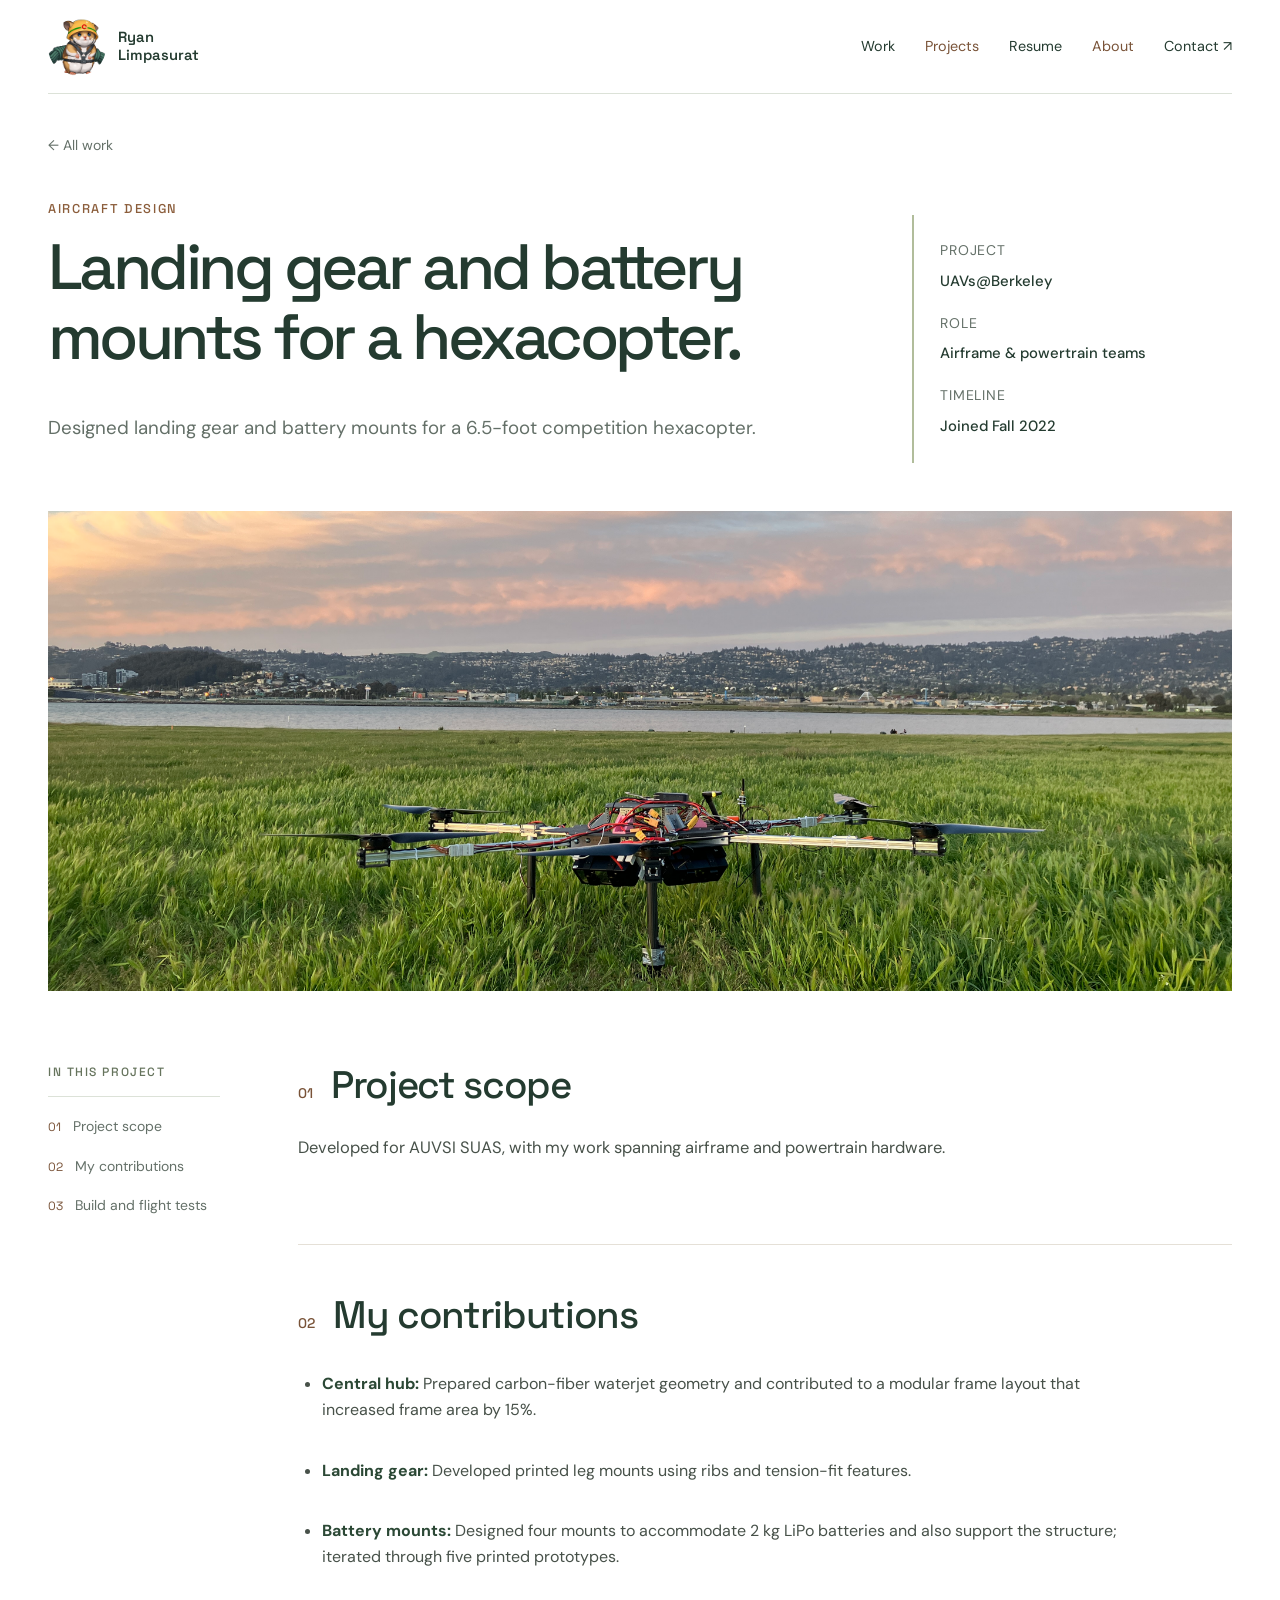
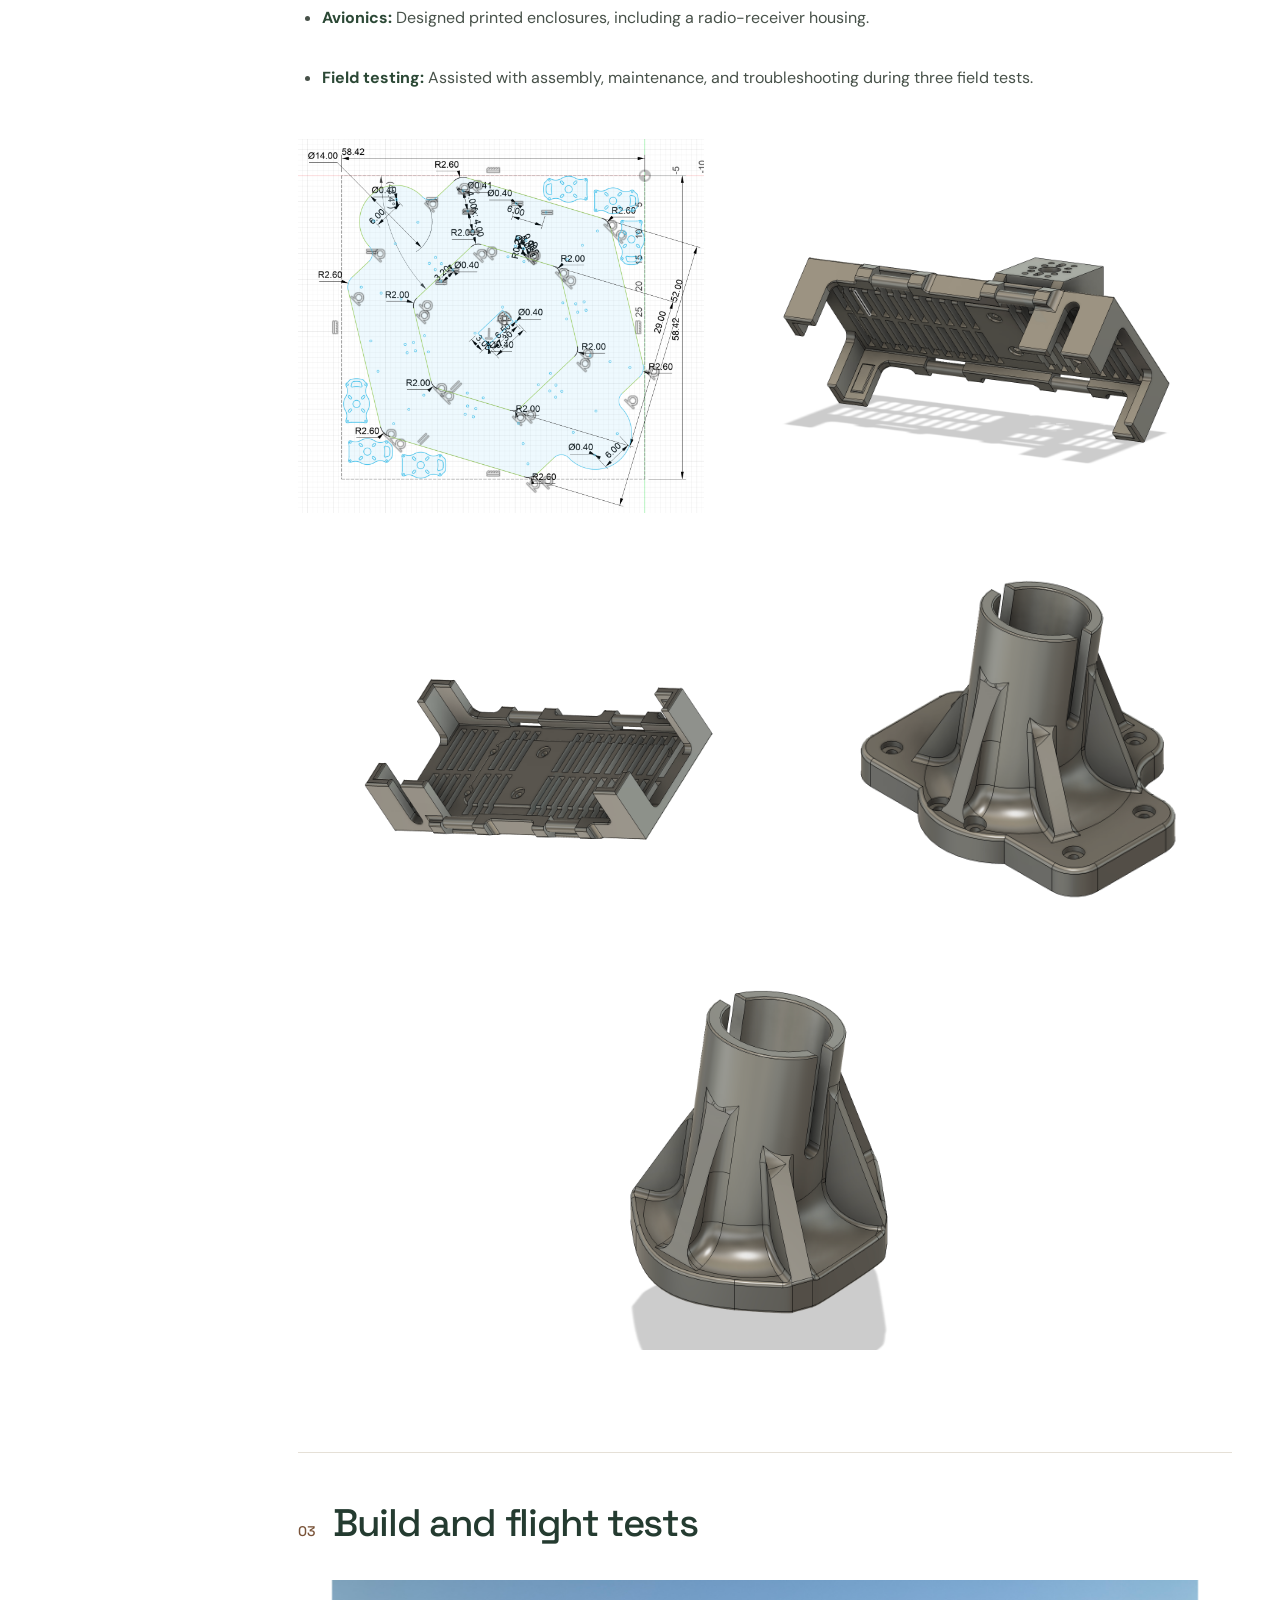
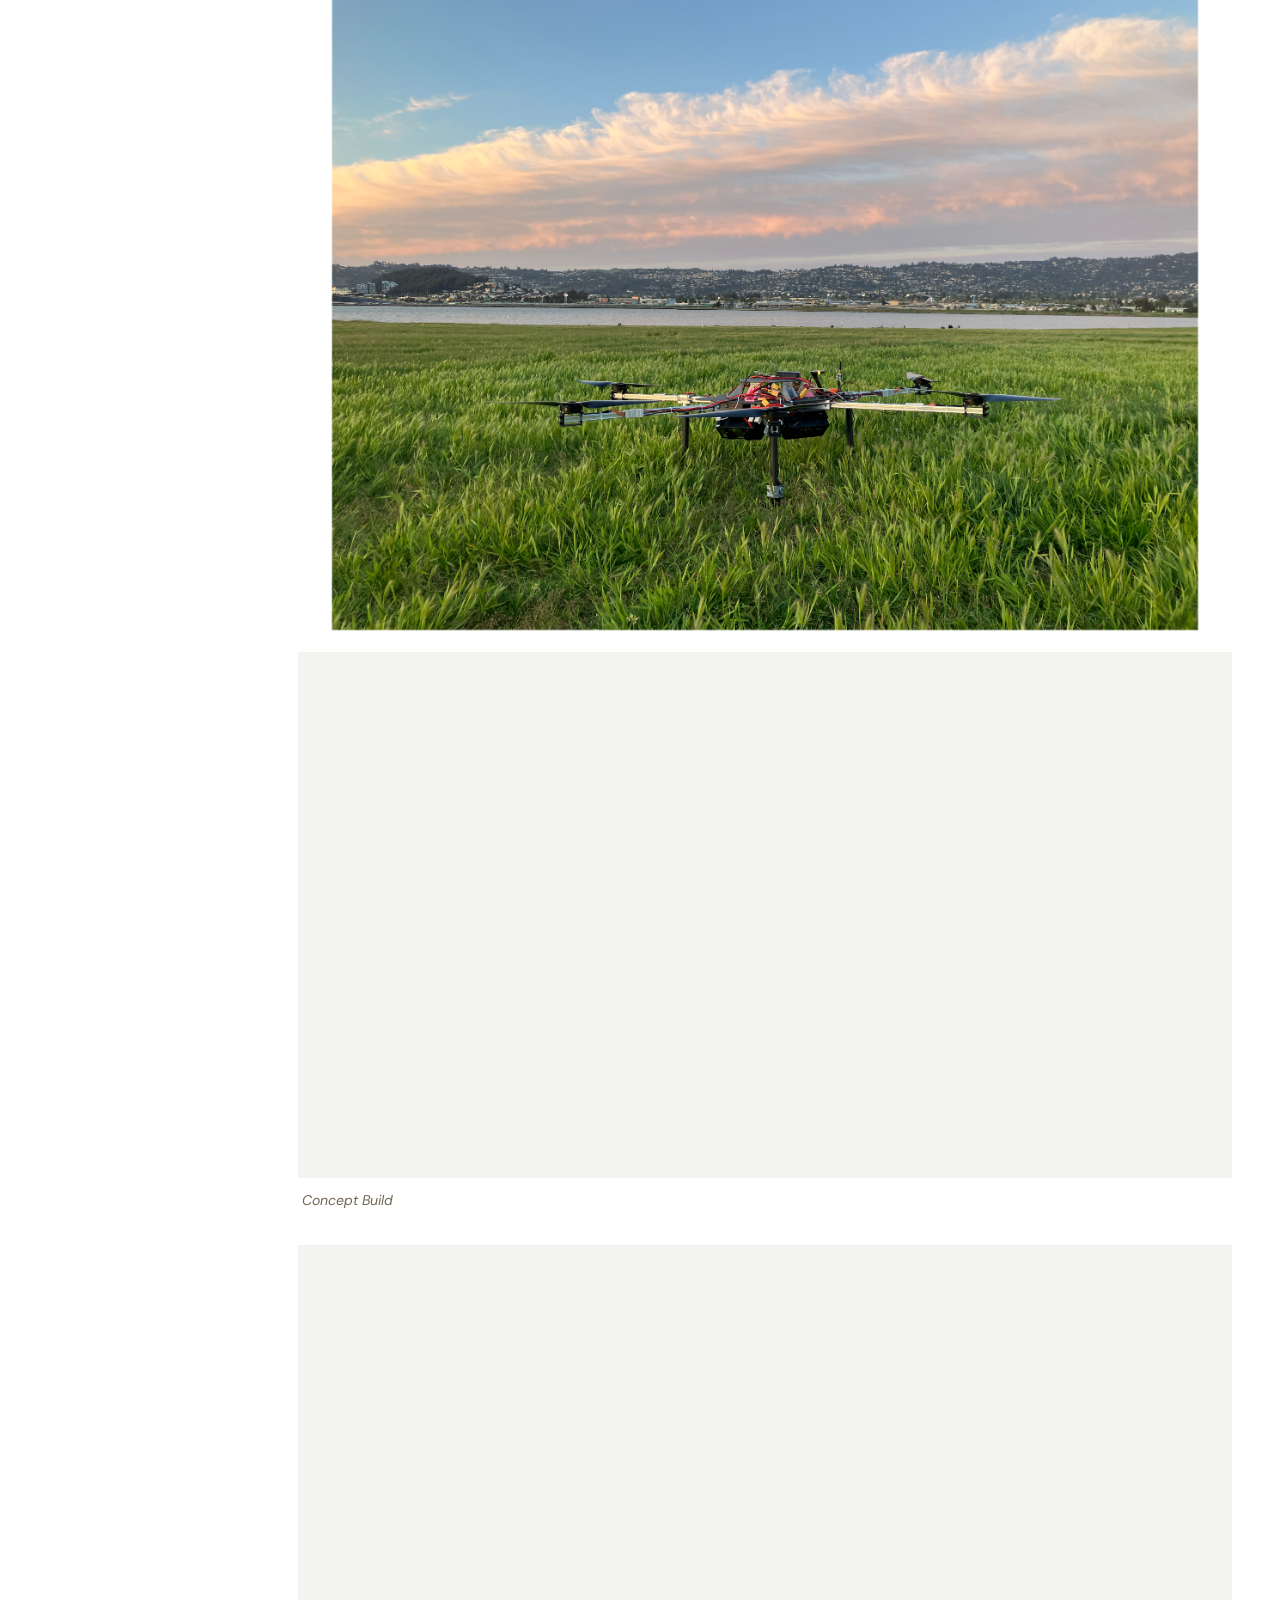
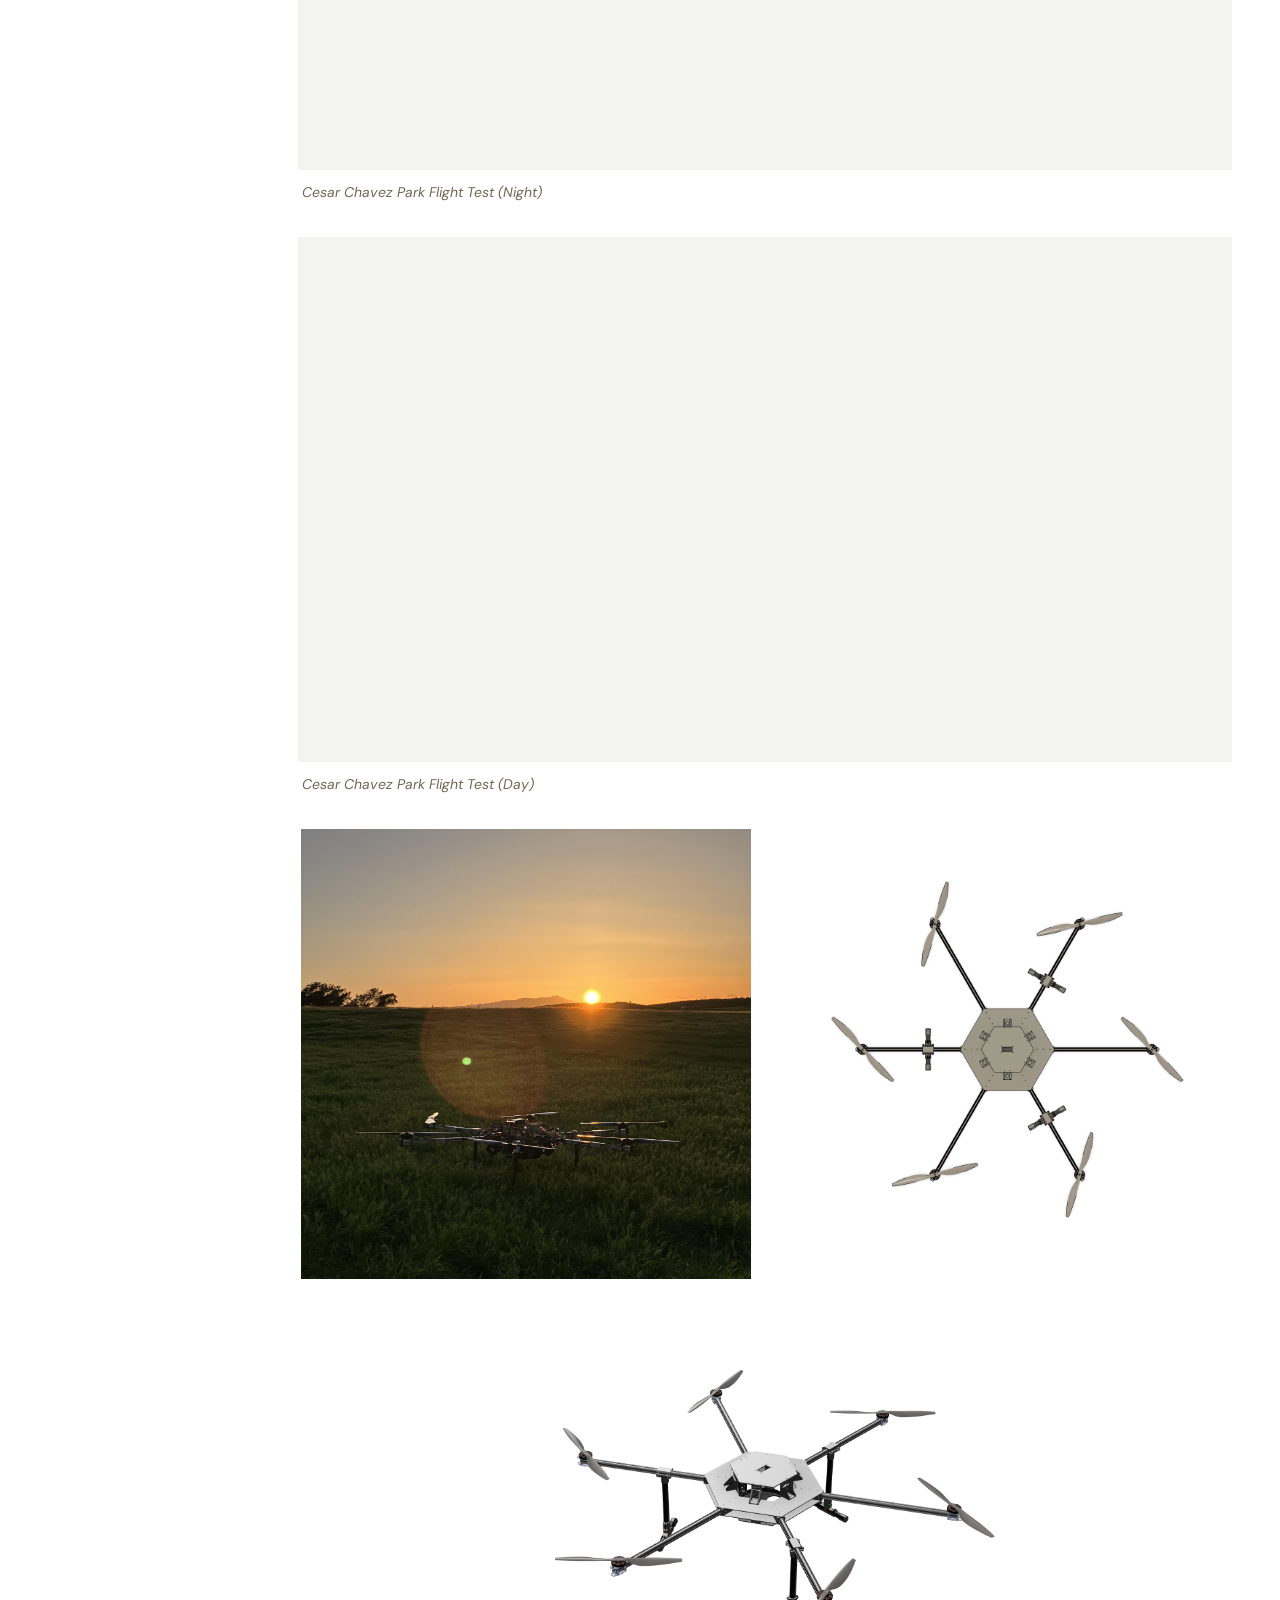
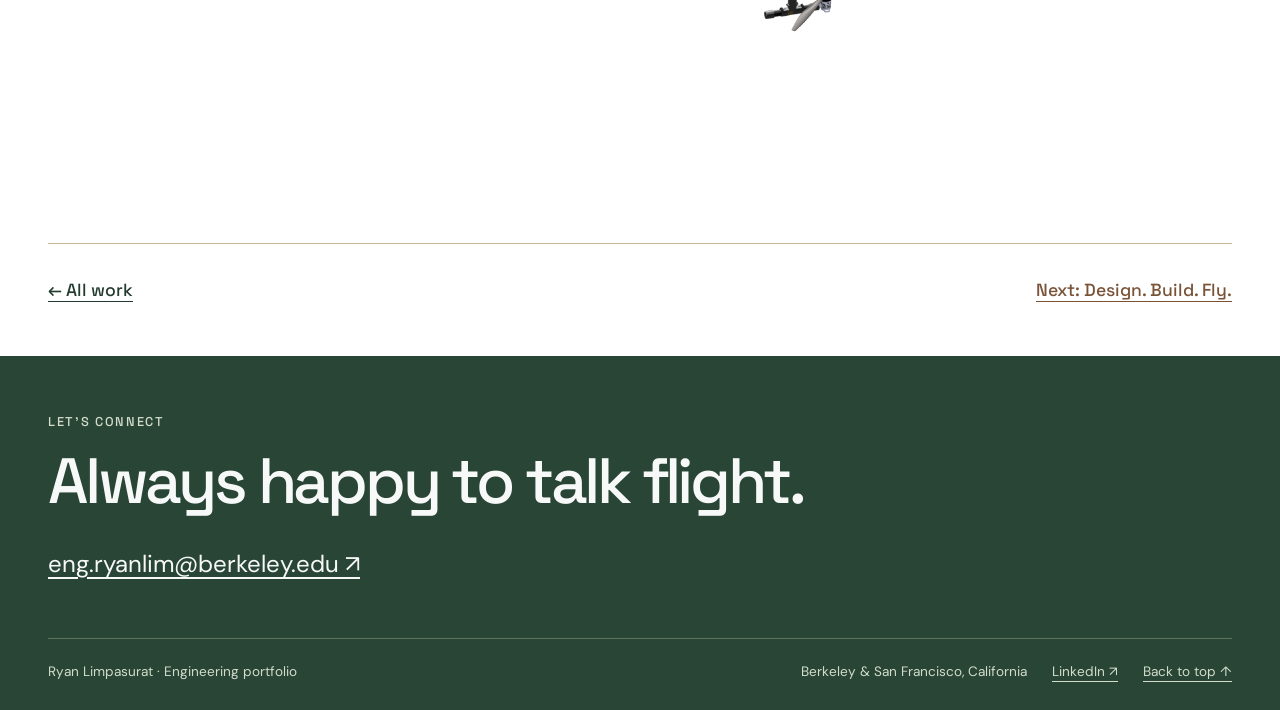
<file: projects/uav/index.html>
<!DOCTYPE html>

<html lang="en"><head><meta charset="utf-8"/><meta content="width=device-width,initial-scale=1" name="viewport"/><title>UAVs@Berkeley — Ryan Limpasurat</title><meta content="Designed landing gear and battery mounts for a 6.5-foot competition hexacopter." name="description"/><link href="/assets/cc8177aade-cropped-rescue_hamster_by_thehungtd_dg7qtp6-pre.png" rel="icon" type="image/png"/><link href="/style.css?v=gallery-ratio-4" rel="stylesheet"/></head><body id="top"><a class="skip" href="#main">Skip to content</a><header class="wrap"><nav aria-label="Main navigation" class="nav"><a class="brand" href="/"><img alt="Ryan’s hamster mascot" class="brand-hamster" height="54" src="/assets/cc8177aade-cropped-rescue_hamster_by_thehungtd_dg7qtp6-pre.png" width="54"/><span class="brand-name">Ryan<br/>Limpasurat</span></a><div class="nav-links"><a href="/#work">Work</a><a href="/#projects">Projects</a><a class="resume-link" href="https://docs.google.com/document/d/1uAulsKVpNyA8r-6NnI3T_6q6APFQ8vaxruHTOzFkLVQ/edit?tab=t.0" rel="noopener noreferrer" target="_blank">Resume</a><a href="/#about">About</a><a href="/#contact">Contact ↗</a></div></nav></header><main class="wrap" id="main"><header class="detail-head"><a class="back" href="/#work">← All work</a><div class="eyebrow">Aircraft design</div><h1>Landing gear and battery mounts for a hexacopter.</h1><p class="detail-summary">Designed landing gear and battery mounts for a 6.5-foot competition hexacopter.</p><div class="detail-meta"><div><span>Project</span><strong>UAVs@Berkeley</strong></div><div><span>Role</span><strong>Airframe &amp; powertrain teams</strong></div><div><span>Timeline</span><strong>Joined Fall 2022</strong></div></div></header><div class="detail-feature detail-feature-uav"><img alt="UAVs@Berkeley project photograph" fetchpriority="high" src="/assets/95d45b755d-img_6831.jpg?v=08e706e"/></div><div class="case-layout"><aside class="case-index"><div class="eyebrow">In this project</div><nav aria-label="Project sections"><a href="#section-1"><span>01</span>Project scope</a><a href="#section-2"><span>02</span>My contributions</a><a href="#section-3"><span>03</span>Build and flight tests</a></nav></aside><article class="article"><section class="case-section" id="section-1"><div class="case-section-head"><span class="chapter">01</span><h2>Project scope</h2></div><div class="case-section-body"><p>Developed for AUVSI SUAS, with my work spanning airframe and powertrain hardware.</p></div></section><section class="case-section" id="section-2"><div class="case-section-head"><span class="chapter">02</span><h2>My contributions</h2></div><div class="case-section-body"><ul><li><strong>Central hub:</strong> Prepared carbon-fiber waterjet geometry and contributed to a modular frame layout that increased frame area by 15%.</li><li><strong>Landing gear:</strong> Developed printed leg mounts using ribs and tension-fit features.</li><li><strong>Battery mounts:</strong> Designed four mounts to accommodate 2 kg LiPo batteries and also support the structure; iterated through five printed prototypes.</li><li><strong>Avionics:</strong> Designed printed enclosures, including a radio-receiver housing.</li><li><strong>Field testing:</strong> Assisted with assembly, maintenance, and troubleshooting during three field tests.</li></ul><div class="curated-gallery"><div class="gallery-row" style="--columns:1.09fr 1.36fr"><div class="gallery-item media-technical"><figure><a aria-label="Enlarge project image" class="image-expand" data-lightbox="" href="/assets/7368482972-screenshot-2023-09-24-at-1.25.29-pm.png"><img alt="screenshot 2023 09 24 at 1.25.29 pm" decoding="async" loading="lazy" src="/assets/7368482972-screenshot-2023-09-24-at-1.25.29-pm.png"/></a></figure></div><div class="gallery-item media-technical"><figure><a aria-label="Enlarge project image" class="image-expand" data-lightbox="" href="/assets/a66aaef6dd-screenshot-2023-09-24-at-1.15.20-pm.png"><img alt="screenshot 2023 09 24 at 1.15.20 pm" decoding="async" loading="lazy" src="/assets/a66aaef6dd-screenshot-2023-09-24-at-1.15.20-pm.png"/></a></figure></div></div><div class="gallery-row" style="--columns:1.27fr 1.11fr"><div class="gallery-item media-technical"><figure><a aria-label="Enlarge project image" class="image-expand" data-lightbox="" href="/assets/f05d8133c9-screenshot-2023-09-24-at-1.19.35-pm.png"><img alt="screenshot 2023 09 24 at 1.19.35 pm" decoding="async" loading="lazy" src="/assets/f05d8133c9-screenshot-2023-09-24-at-1.19.35-pm.png"/></a></figure></div><div class="gallery-item media-technical"><figure><a aria-label="Enlarge project image" class="image-expand" data-lightbox="" href="/assets/a6b3cf8031-screenshot-2023-10-30-at-10.57.16-am.png"><img alt="screenshot 2023 10 30 at 10.57.16 am" decoding="async" loading="lazy" src="/assets/a6b3cf8031-screenshot-2023-10-30-at-10.57.16-am.png"/></a></figure></div></div><div class="gallery-row" style="--columns:1.09fr"><div class="gallery-item media-technical"><figure><a aria-label="Enlarge project image" class="image-expand" data-lightbox="" href="/assets/7bebf2d661-screenshot-2023-10-30-at-10.57.00-am.png"><img alt="screenshot 2023 10 30 at 10.57.00 am" decoding="async" loading="lazy" src="/assets/7bebf2d661-screenshot-2023-10-30-at-10.57.00-am.png"/></a></figure></div></div></div></div></section><section class="case-section" id="section-3"><div class="case-section-head"><span class="chapter">03</span><h2>Build and flight tests</h2></div><div class="case-section-body"><div class="curated-gallery"><div class="gallery-feature media-photo"><figure><a aria-label="Enlarge project image" class="image-expand" data-lightbox="" href="/assets/95d45b755d-img_6831.jpg?v=08e706e"><img alt="img 6831" decoding="async" loading="lazy" src="/assets/95d45b755d-img_6831.jpg?v=08e706e"/></a></figure></div><div class="gallery-feature media-video"><figure>
<span><iframe allow="encrypted-media; picture-in-picture" allowfullscreen="" loading="lazy" src="https://www.youtube.com/embed/rC8n_6Mn7jo?version=3&amp;rel=1&amp;showsearch=0&amp;showinfo=1&amp;iv_load_policy=1&amp;fs=1&amp;hl=en&amp;autohide=2&amp;wmode=transparent" title="Unmanned Aerial Vehicles (UAVs@Berkeley) — video"></iframe></span>
<figcaption><em>Concept Build</em></figcaption></figure></div><div class="gallery-feature media-video"><figure>
<span><iframe allow="encrypted-media; picture-in-picture" allowfullscreen="" loading="lazy" src="https://www.youtube.com/embed/pXYsOwQVqEs?version=3&amp;rel=1&amp;showsearch=0&amp;showinfo=1&amp;iv_load_policy=1&amp;fs=1&amp;hl=en&amp;autohide=2&amp;wmode=transparent" title="Unmanned Aerial Vehicles (UAVs@Berkeley) — video"></iframe></span>
<figcaption><em>Cesar Chavez Park Flight Test (Night)</em></figcaption></figure></div><div class="gallery-feature media-video"><figure>
<span><iframe allow="encrypted-media; picture-in-picture" allowfullscreen="" loading="lazy" src="https://www.youtube.com/embed/HX8qVaLtDC4?version=3&amp;rel=1&amp;showsearch=0&amp;showinfo=1&amp;iv_load_policy=1&amp;fs=1&amp;hl=en&amp;autohide=2&amp;wmode=transparent" title="Unmanned Aerial Vehicles (UAVs@Berkeley) — video"></iframe></span>
<figcaption><em>Cesar Chavez Park Flight Test (Day)</em></figcaption></figure></div><div class="gallery-row" style="--columns:1.0fr 1.0fr"><div class="gallery-item media-photo"><figure><a aria-label="Enlarge project image" class="image-expand" data-lightbox="" href="/assets/8dab935626-img_6825-edited.jpg?v=08e706e"><img alt="img 6825" decoding="async" loading="lazy" src="/assets/8dab935626-img_6825-edited.jpg?v=08e706e"/></a></figure></div><div class="gallery-item media-technical"><figure><a aria-label="Enlarge project image" class="image-expand" data-lightbox="" href="/assets/dd97aef3c7-screenshot-2023-09-24-at-1.13.06-pm-edited.png"><img alt="screenshot 2023 09 24 at 1.13.06 pm" decoding="async" loading="lazy" src="/assets/dd97aef3c7-screenshot-2023-09-24-at-1.13.06-pm-edited.png"/></a></figure></div></div><div class="gallery-row" style="--columns:1.33fr"><div class="gallery-item media-technical"><figure><a aria-label="Enlarge project image" class="image-expand" data-lightbox="" href="/assets/5da7156c77-screenshot-2023-09-18-at-8.52.14-am-1-edited.png"><img alt="screenshot 2023 09 18 at 8.52.14 am 1" decoding="async" loading="lazy" src="/assets/5da7156c77-screenshot-2023-09-18-at-8.52.14-am-1-edited.png"/></a></figure></div></div></div></div></section></article></div><div class="next-project"><a href="/#work">← All work</a><a href="/projects/design-build-fly/">Next: Design. Build. Fly.</a></div></main><footer class="footer" id="contact"><div class="wrap"><div class="eyebrow">Let’s connect</div><h2>Always happy to talk flight.</h2><a class="footer-email" href="mailto:eng.ryanlim@berkeley.edu">eng.ryanlim@berkeley.edu ↗</a><div class="footer-bottom"><span>Ryan Limpasurat · Engineering portfolio</span><div class="footer-links"><span>Berkeley &amp; San Francisco, California</span><a href="https://www.linkedin.com/in/ryan-limpasurat/" rel="noopener noreferrer" target="_blank">LinkedIn ↗</a><a href="#top">Back to top ↑</a></div></div></div></footer><script defer="" src="/site.js"></script></body></html>
</file>
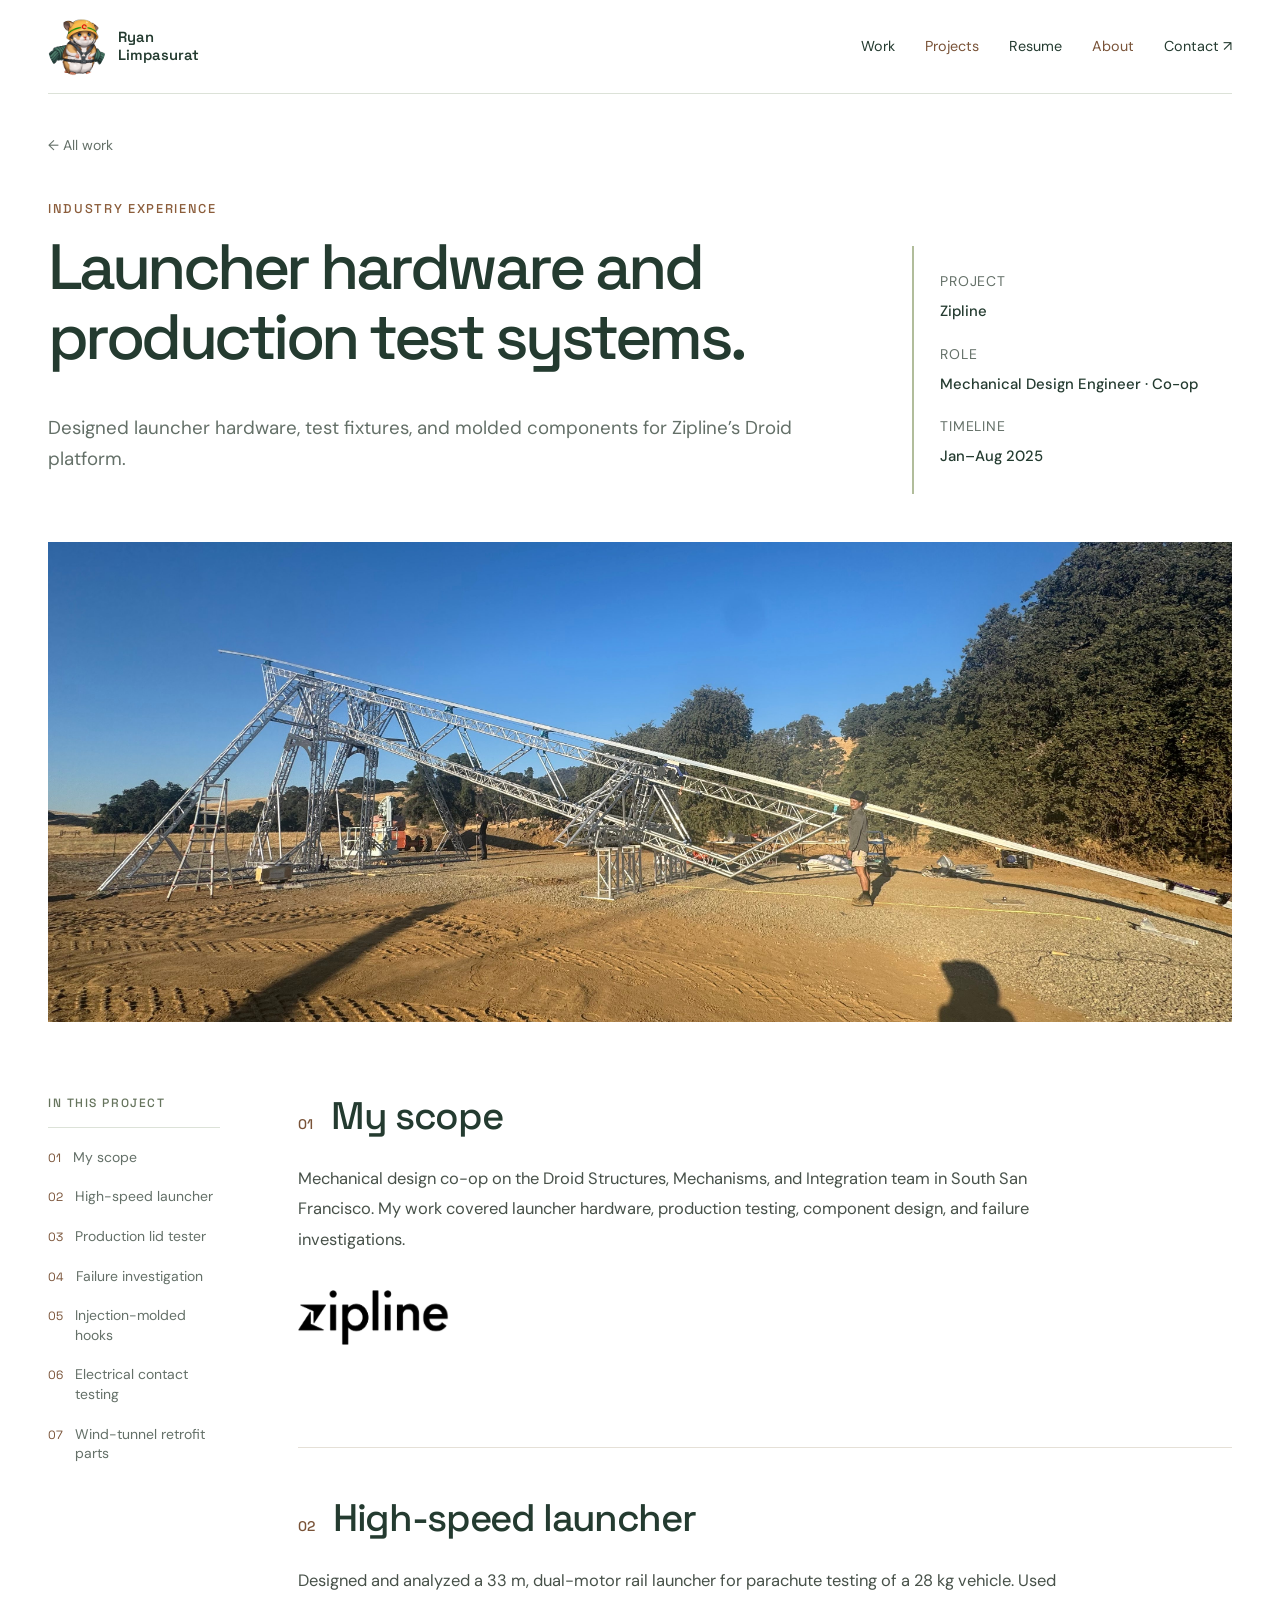
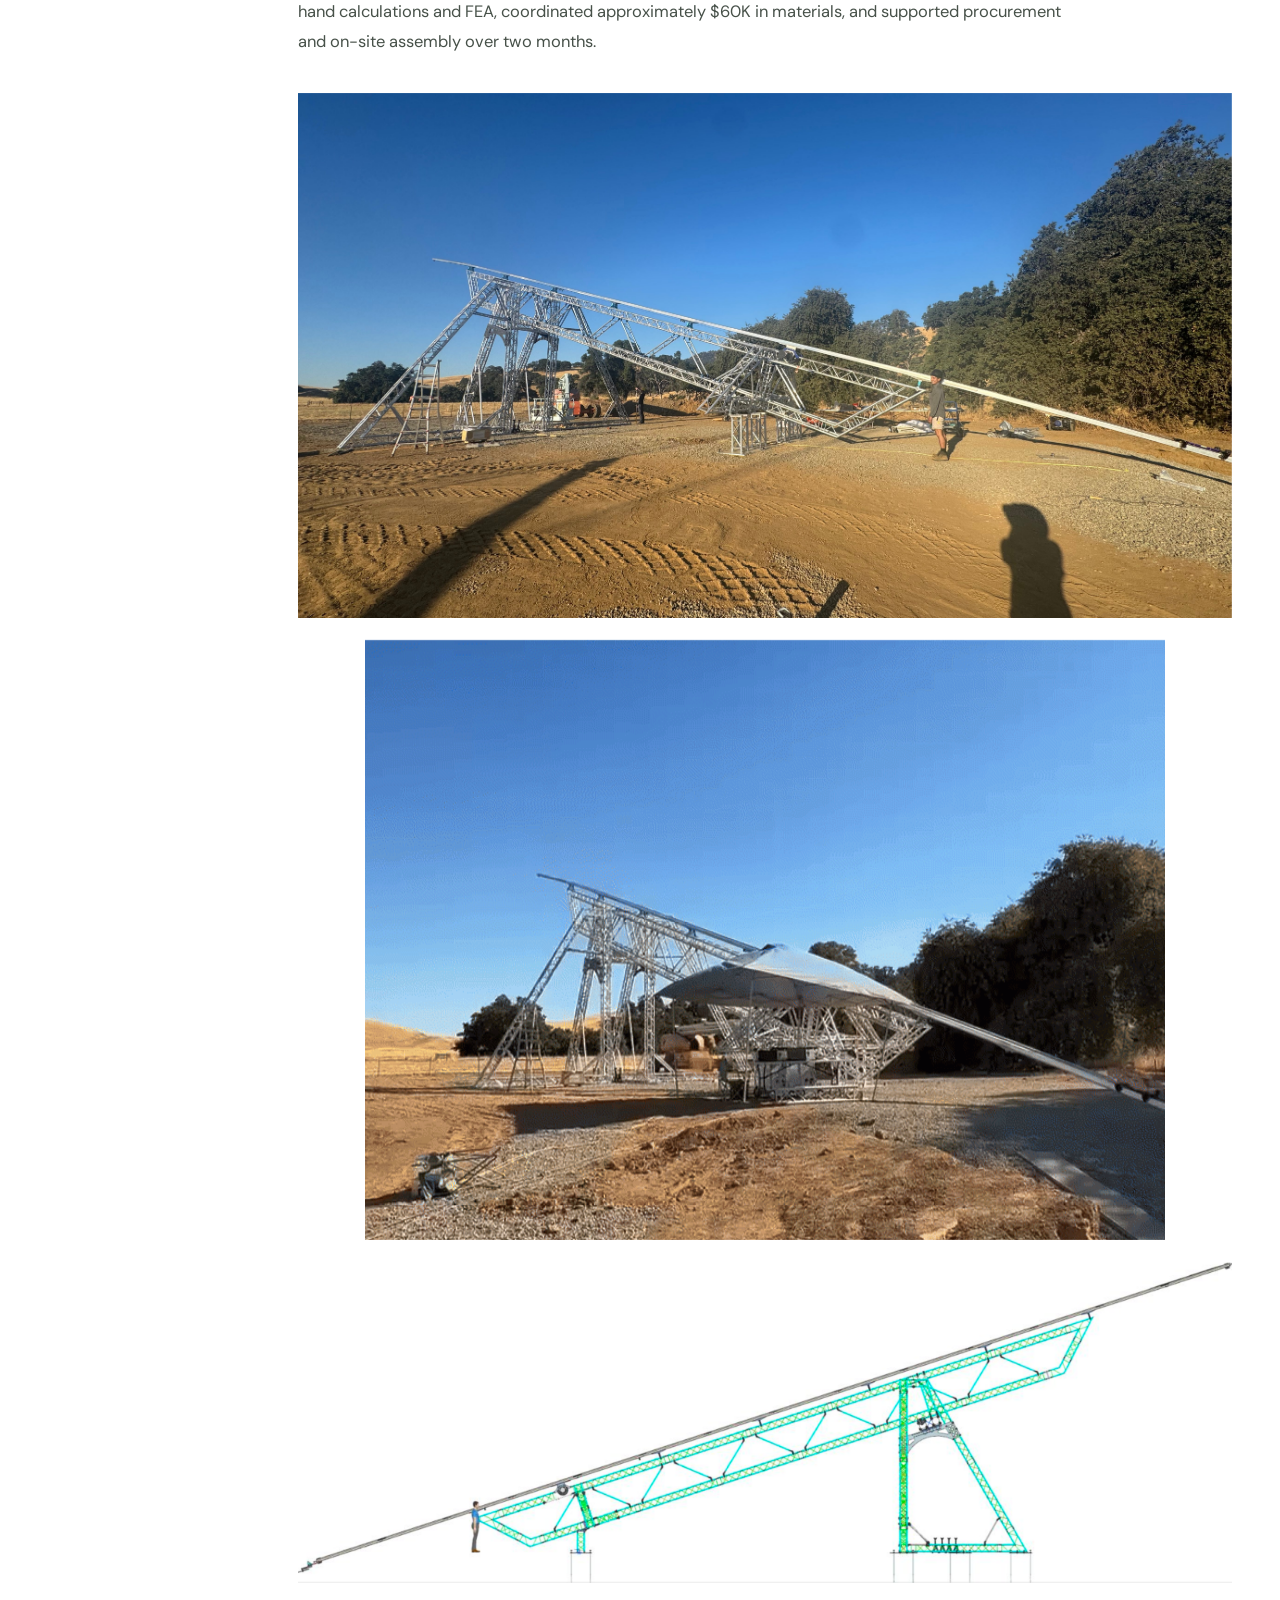
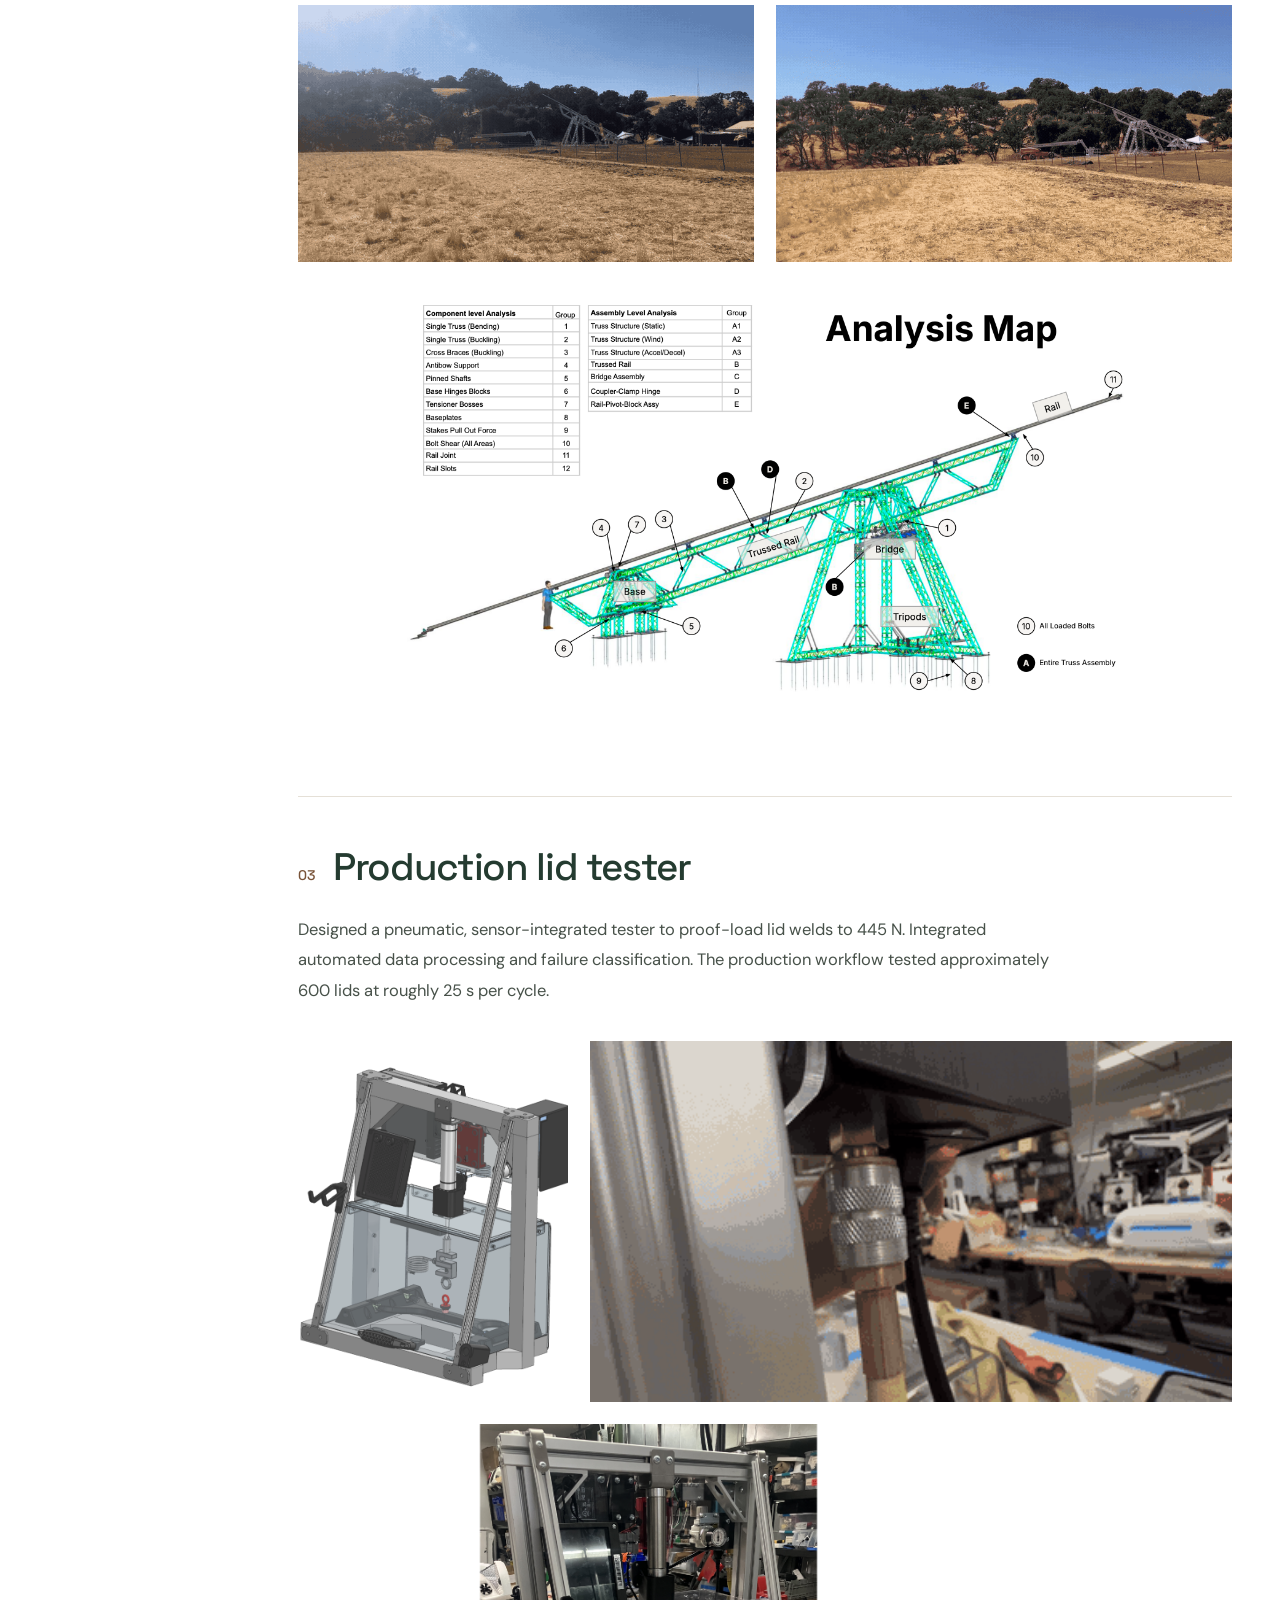
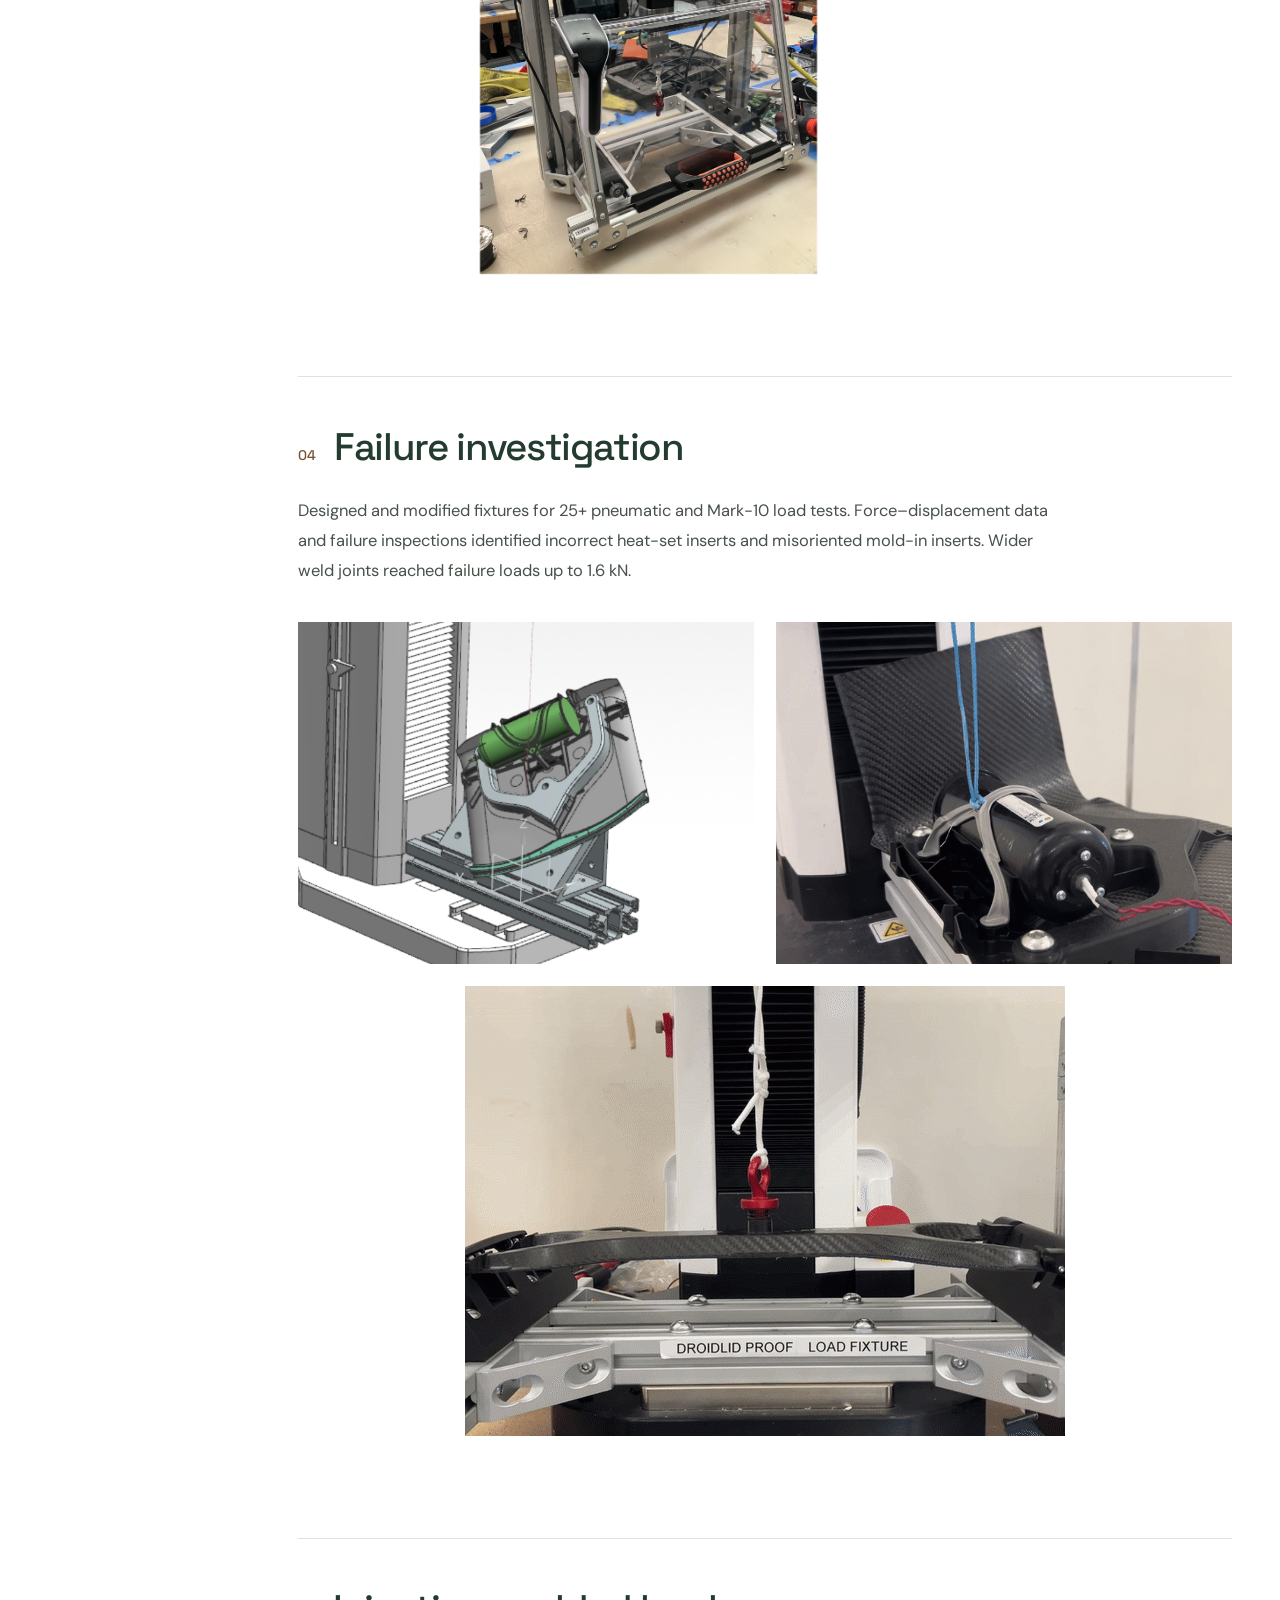
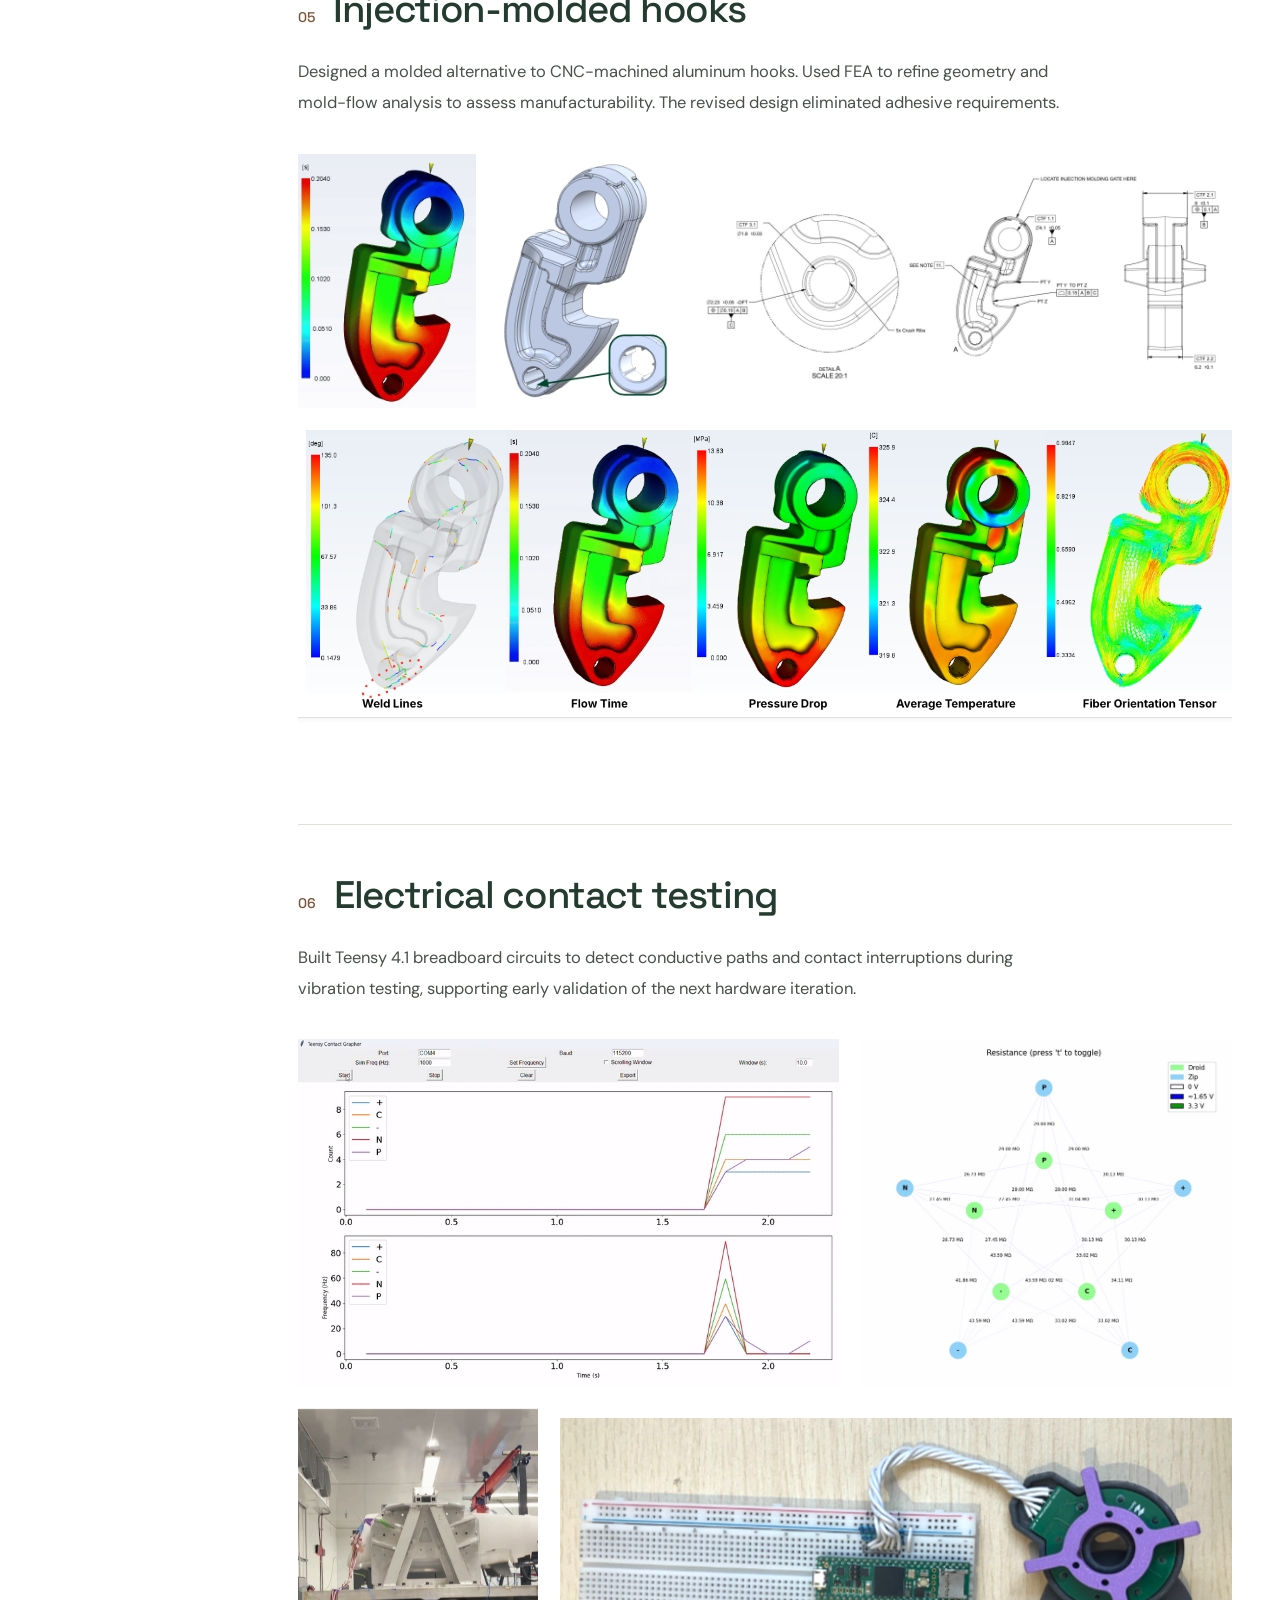
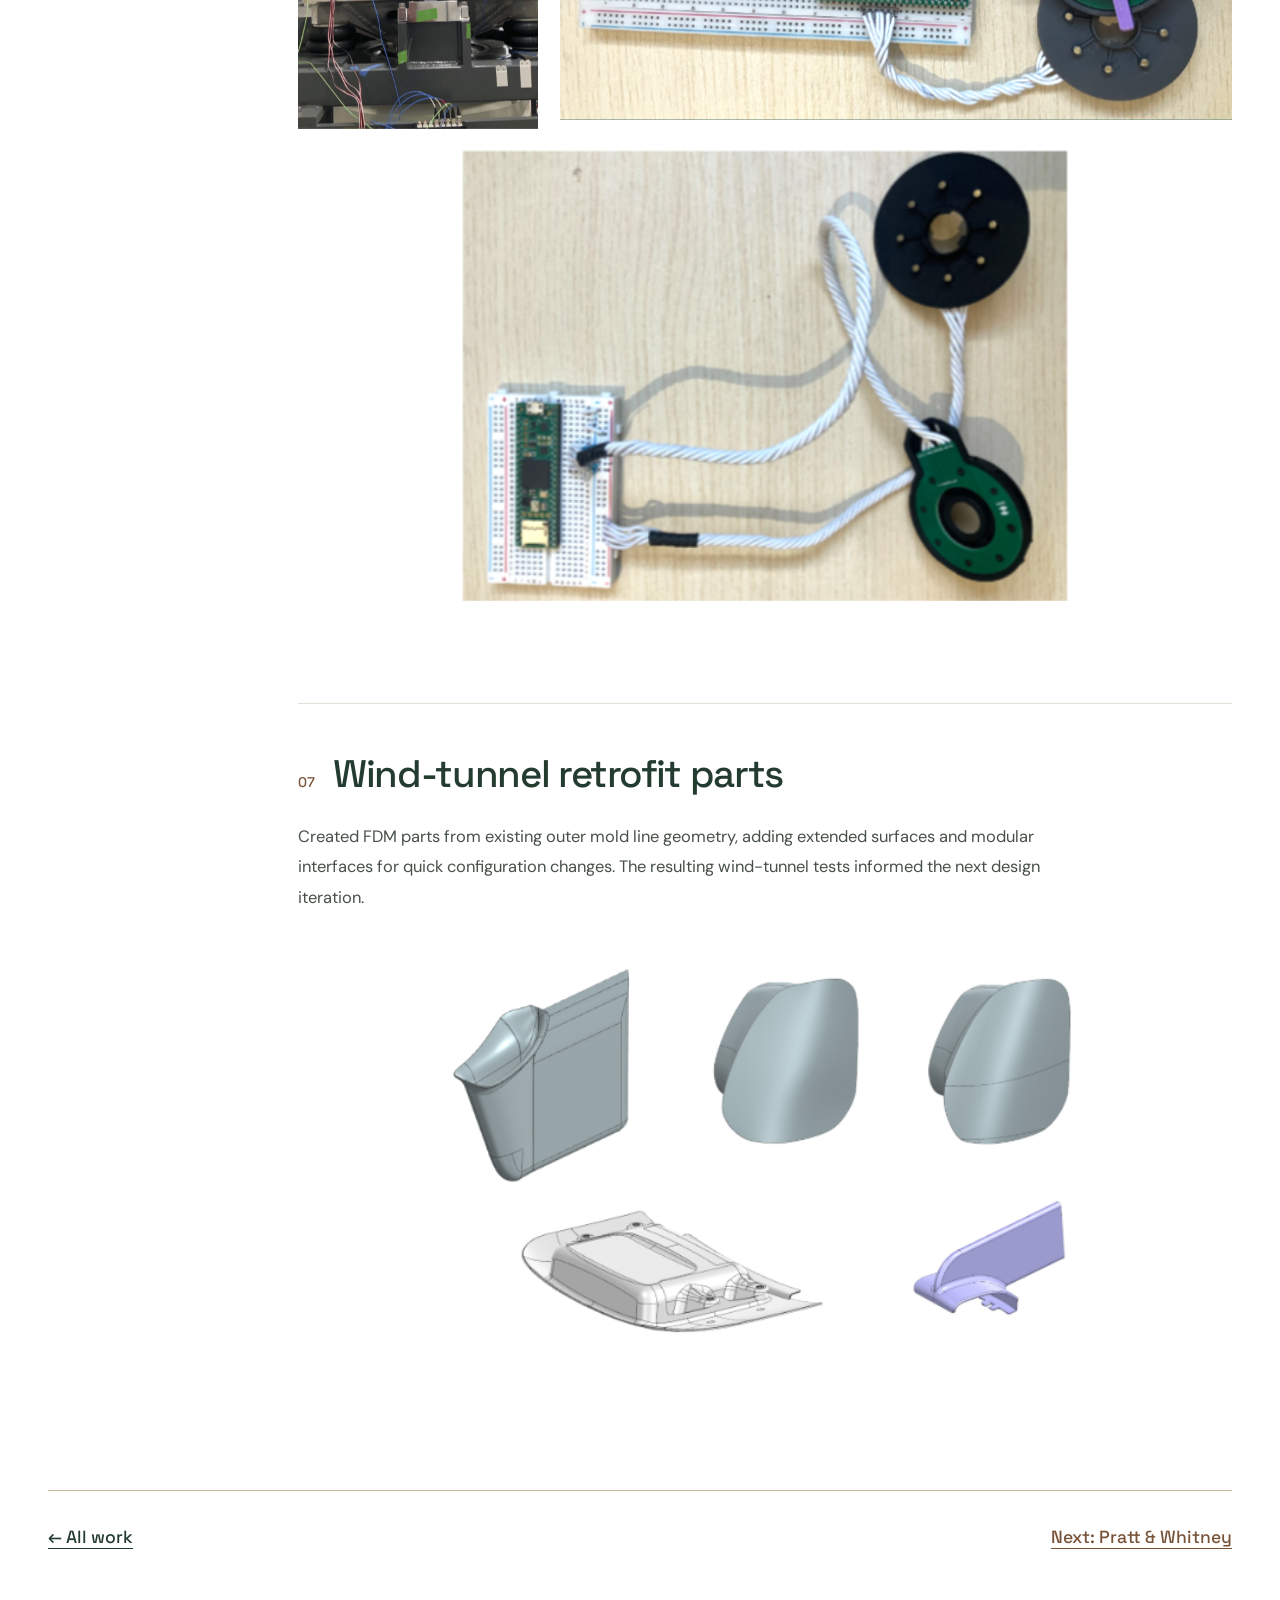
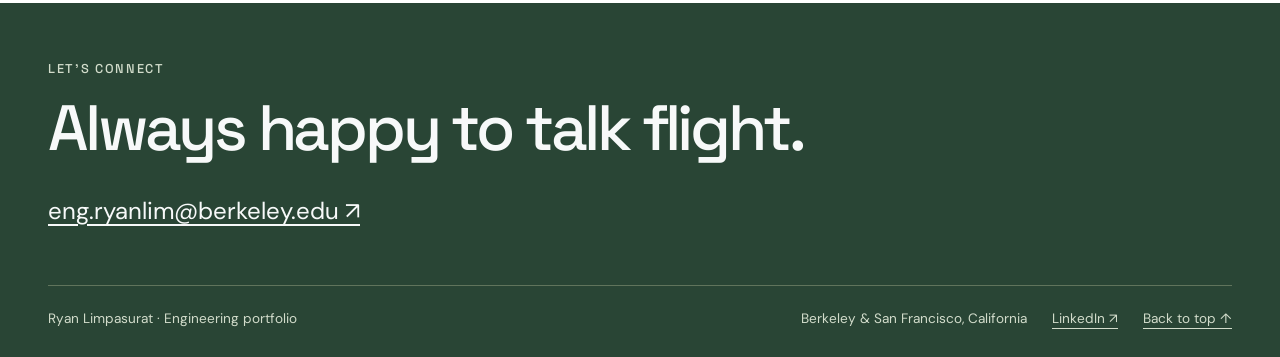
<file: projects/zipline/index.html>
<!DOCTYPE html>

<html lang="en"><head><meta charset="utf-8"/><meta content="width=device-width,initial-scale=1" name="viewport"/><title>Zipline — Ryan Limpasurat</title><meta content="Designed launcher hardware, test fixtures, and molded components for Zipline’s Droid platform." name="description"/><link href="/assets/cc8177aade-cropped-rescue_hamster_by_thehungtd_dg7qtp6-pre.png" rel="icon" type="image/png"/><link href="/style.css?v=gallery-ratio-4" rel="stylesheet"/></head><body id="top"><a class="skip" href="#main">Skip to content</a><header class="wrap"><nav aria-label="Main navigation" class="nav"><a class="brand" href="/"><img alt="Ryan’s hamster mascot" class="brand-hamster" height="54" src="/assets/cc8177aade-cropped-rescue_hamster_by_thehungtd_dg7qtp6-pre.png" width="54"/><span class="brand-name">Ryan<br/>Limpasurat</span></a><div class="nav-links"><a href="/#work">Work</a><a href="/#projects">Projects</a><a class="resume-link" href="https://docs.google.com/document/d/1uAulsKVpNyA8r-6NnI3T_6q6APFQ8vaxruHTOzFkLVQ/edit?tab=t.0" rel="noopener noreferrer" target="_blank">Resume</a><a href="/#about">About</a><a href="/#contact">Contact ↗</a></div></nav></header><main class="wrap" id="main"><header class="detail-head"><a class="back" href="/#work">← All work</a><div class="eyebrow">Industry experience</div><h1>Launcher hardware and production test systems.</h1><p class="detail-summary">Designed launcher hardware, test fixtures, and molded components for Zipline’s Droid platform.</p><div class="detail-meta"><div><span>Project</span><strong>Zipline</strong></div><div><span>Role</span><strong>Mechanical Design Engineer · Co-op</strong></div><div><span>Timeline</span><strong>Jan–Aug 2025</strong></div></div></header><div class="detail-feature detail-feature-zipline"><img alt="Zipline project photograph" fetchpriority="high" src="/assets/f091653a92-img_8451-edited.jpg?v=08e706e"/></div><div class="case-layout"><aside class="case-index"><div class="eyebrow">In this project</div><nav aria-label="Project sections"><a href="#section-1"><span>01</span>My scope</a><a href="#section-2"><span>02</span>High-speed launcher</a><a href="#section-3"><span>03</span>Production lid tester</a><a href="#section-4"><span>04</span>Failure investigation</a><a href="#section-5"><span>05</span>Injection-molded hooks</a><a href="#section-6"><span>06</span>Electrical contact testing</a><a href="#section-7"><span>07</span>Wind-tunnel retrofit parts</a></nav></aside><article class="article"><section class="case-section" id="section-1"><div class="case-section-head"><span class="chapter">01</span><h2>My scope</h2></div><div class="case-section-body"><p>Mechanical design co-op on the Droid Structures, Mechanisms, and Integration team in South San Francisco. My work covered launcher hardware, production testing, component design, and failure investigations.</p><div class="curated-gallery"><div class="gallery-identity"><figure class="logo"><a aria-label="Enlarge project image" class="image-expand" data-lightbox="" href="/assets/fbc523209c-zipline_logo.svg_.png"><img alt="Zipline logo.svg" decoding="async" loading="lazy" src="/assets/fbc523209c-zipline_logo.svg_.png"/></a></figure></div></div></div></section><section class="case-section" id="section-2"><div class="case-section-head"><span class="chapter">02</span><h2>High-speed launcher</h2></div><div class="case-section-body"><p>Designed and analyzed a 33 m, dual-motor rail launcher for parachute testing of a 28 kg vehicle. Used hand calculations and FEA, coordinated approximately $60K in materials, and supported procurement and on-site assembly over two months.</p><div class="curated-gallery"><div class="gallery-feature media-photo"><figure><a aria-label="Enlarge project image" class="image-expand" data-lightbox="" href="/assets/f091653a92-img_8451-edited.jpg?v=08e706e"><img alt="IMG 8451" decoding="async" loading="lazy" src="/assets/f091653a92-img_8451-edited.jpg?v=08e706e"/></a></figure></div><div class="gallery-feature media-motion"><figure><a aria-label="Enlarge project image" class="image-expand" data-lightbox="" href="/assets/c476774927-image1-1-edited.gif"><img alt="image1" decoding="async" loading="lazy" src="/assets/c476774927-image1-1-edited.gif"/></a></figure></div><div class="gallery-feature media-technical"><figure><a aria-label="Enlarge project image" class="image-expand" data-lightbox="" href="/assets/89cae8fdd0-screenshot-2025-08-07-at-10.35.44-am.png"><img alt="Screenshot 2025 08 07 at 10.35.44 AM" decoding="async" loading="lazy" src="/assets/89cae8fdd0-screenshot-2025-08-07-at-10.35.44-am.png"/></a></figure></div><div class="gallery-row" style="--columns:1.78fr 1.78fr"><div class="gallery-item media-photo"><figure><a aria-label="Enlarge project image" class="image-expand" data-lightbox="" href="/assets/6181ec9fd3-5e255e09-176a-4463-846c-4c3ba2c9ce1f.gif?v=08e706e"><img alt="5E255E09 176A 4463 846C 4C3BA2C9CE1F" decoding="async" loading="lazy" src="/assets/6181ec9fd3-5e255e09-176a-4463-846c-4c3ba2c9ce1f.gif?v=08e706e"/></a></figure></div><div class="gallery-item media-photo"><figure><a aria-label="Enlarge project image" class="image-expand" data-lightbox="" href="/assets/682c3e4c98-63570a20-9180-456b-bd98-683782ab7438-1.gif?v=08e706e"><img alt="63570A20 9180 456B BD98 683782AB7438" decoding="async" loading="lazy" src="/assets/682c3e4c98-63570a20-9180-456b-bd98-683782ab7438-1.gif?v=08e706e"/></a></figure></div></div><div class="gallery-row" style="--columns:1.77fr"><div class="gallery-item media-technical"><figure><a aria-label="Enlarge project image" class="image-expand" data-lightbox="" href="/assets/69d12178f7-screenshot-2025-08-07-at-10.29.46-am.png?v=08e706e"><img alt="Screenshot 2025 08 07 at 10.29.46 AM" decoding="async" loading="lazy" src="/assets/69d12178f7-screenshot-2025-08-07-at-10.29.46-am.png?v=08e706e"/></a></figure></div></div></div></div></section><section class="case-section" id="section-3"><div class="case-section-head"><span class="chapter">03</span><h2>Production lid tester</h2></div><div class="case-section-body"><p>Designed a pneumatic, sensor-integrated tester to proof-load lid welds to 445 N. Integrated automated data processing and failure classification. The production workflow tested approximately 600 lids at roughly 25 s per cycle.</p><div class="curated-gallery"><div class="gallery-row" style="--columns:0.75fr 1.78fr"><div class="gallery-item media-technical"><figure><a aria-label="Enlarge project image" class="image-expand" data-lightbox="" href="/assets/8253e9794d-image-edited.png"><img alt="image" decoding="async" loading="lazy" src="/assets/8253e9794d-image-edited.png"/></a></figure></div><div class="gallery-item media-motion"><figure><a aria-label="Enlarge project image" class="image-expand" data-lightbox="" href="/assets/40a075f8df-1000012700000258000001529cc7b4b9bb86feac.gif?v=08e706e"><img alt="1000012700000258000001529CC7B4B9BB86FEAC" decoding="async" loading="lazy" src="/assets/40a075f8df-1000012700000258000001529cc7b4b9bb86feac.gif?v=08e706e"/></a></figure></div></div><div class="gallery-row" style="--columns:0.75fr"><div class="gallery-item media-photo"><figure><a aria-label="Enlarge project image" class="image-expand" data-lightbox="" href="/assets/3e89166998-image-1.png?v=08e706e"><img alt="image" decoding="async" loading="lazy" src="/assets/3e89166998-image-1.png?v=08e706e"/></a></figure></div></div></div></div></section><section class="case-section" id="section-4"><div class="case-section-head"><span class="chapter">04</span><h2>Failure investigation</h2></div><div class="case-section-body"><p>Designed and modified fixtures for 25+ pneumatic and Mark-10 load tests. Force–displacement data and failure inspections identified incorrect heat-set inserts and misoriented mold-in inserts. Wider weld joints reached failure loads up to 1.6 kN.</p><div class="curated-gallery"><div class="gallery-row" style="--columns:1.33fr 1.33fr"><div class="gallery-item media-technical"><figure><a aria-label="Enlarge project image" class="image-expand" data-lightbox="" href="/assets/022b4ff5e4-image-9-edited.png"><img alt="image" decoding="async" loading="lazy" src="/assets/022b4ff5e4-image-9-edited.png"/></a></figure></div><div class="gallery-item media-photo"><figure><a aria-label="Enlarge project image" class="image-expand" data-lightbox="" href="/assets/3ce5a239de-image4-edited.gif"><img alt="image4" decoding="async" loading="lazy" src="/assets/3ce5a239de-image4-edited.gif"/></a></figure></div></div><div class="gallery-row" style="--columns:1.33fr"><div class="gallery-item media-photo"><figure><a aria-label="Enlarge project image" class="image-expand" data-lightbox="" href="/assets/6667c78361-image2-edited.gif"><img alt="image2" decoding="async" loading="lazy" src="/assets/6667c78361-image2-edited.gif"/></a></figure></div></div></div></div></section><section class="case-section" id="section-5"><div class="case-section-head"><span class="chapter">05</span><h2>Injection-molded hooks</h2></div><div class="case-section-body"><p>Designed a molded alternative to CNC-machined aluminum hooks. Used FEA to refine geometry and mold-flow analysis to assess manufacturability. The revised design eliminated adhesive requirements.</p><div class="curated-gallery"><div class="gallery-row" style="--columns:0.7fr 0.7fr 2.1fr"><div class="gallery-item media-technical"><figure><a aria-label="Enlarge project image" class="image-expand" data-lightbox="" href="/assets/15f80a4a84-image3-copy.gif?v=08e706e"><img alt="image3 copy" decoding="async" loading="lazy" src="/assets/15f80a4a84-image3-copy.gif?v=08e706e"/></a></figure></div><div class="gallery-item media-technical"><figure><a aria-label="Enlarge project image" class="image-expand" data-lightbox="" href="/assets/bf1f8f08a3-image-4.png"><img alt="image" decoding="async" loading="lazy" src="/assets/bf1f8f08a3-image-4.png"/></a></figure></div><div class="gallery-item media-technical"><figure><a aria-label="Enlarge project image" class="image-expand" data-lightbox="" href="/assets/cca49b1989-image-2.png"><img alt="image" decoding="async" loading="lazy" src="/assets/cca49b1989-image-2.png"/></a></figure></div></div><div class="gallery-feature media-technical"><figure><a aria-label="Enlarge project image" class="image-expand" data-lightbox="" href="/assets/e72a87faa8-image-3.png"><img alt="image" decoding="async" loading="lazy" src="/assets/e72a87faa8-image-3.png"/></a></figure></div></div></div></section><section class="case-section" id="section-6"><div class="case-section-head"><span class="chapter">06</span><h2>Electrical contact testing</h2></div><div class="case-section-body"><p>Built Teensy 4.1 breadboard circuits to detect conductive paths and contact interruptions during vibration testing, supporting early validation of the next hardware iteration.</p><div class="curated-gallery"><div class="gallery-row" style="--columns:1.56fr 1.07fr"><div class="gallery-item media-technical"><figure><a aria-label="Enlarge project image" class="image-expand" data-lightbox="" href="/assets/ac7f0fc838-image2-copy.gif?v=08e706e"><img alt="image2 copy" decoding="async" loading="lazy" src="/assets/ac7f0fc838-image2-copy.gif?v=08e706e"/></a></figure></div><div class="gallery-item media-technical"><figure><a aria-label="Enlarge project image" class="image-expand" data-lightbox="" href="/assets/8d396717a4-image1-copy.gif?v=08e706e"><img alt="image1 copy" decoding="async" loading="lazy" src="/assets/8d396717a4-image1-copy.gif?v=08e706e"/></a></figure></div></div><div class="gallery-row" style="--columns:0.75fr 2.1fr"><div class="gallery-item media-motion"><figure><a aria-label="Enlarge project image" class="image-expand" data-lightbox="" href="/assets/e832c441be-1000005f000002d000000500ea9dc26969c075e2-edited.gif"><img alt="1000005F000002D000000500EA9DC26969C075E2" decoding="async" loading="lazy" src="/assets/e832c441be-1000005f000002d000000500ea9dc26969c075e2-edited.gif"/></a></figure></div><div class="gallery-item media-technical"><figure><a aria-label="Enlarge project image" class="image-expand" data-lightbox="" href="/assets/70c9da394d-image-7.png"><img alt="image" decoding="async" loading="lazy" src="/assets/70c9da394d-image-7.png"/></a></figure></div></div><div class="gallery-row" style="--columns:1.34fr"><div class="gallery-item media-photo"><figure><a aria-label="Enlarge project image" class="image-expand" data-lightbox="" href="/assets/b67d0cb8ec-image-8.png"><img alt="image" decoding="async" loading="lazy" src="/assets/b67d0cb8ec-image-8.png"/></a></figure></div></div></div></div></section><section class="case-section" id="section-7"><div class="case-section-head"><span class="chapter">07</span><h2>Wind-tunnel retrofit parts</h2></div><div class="case-section-body"><p>Created FDM parts from existing outer mold line geometry, adding extended surfaces and modular interfaces for quick configuration changes. The resulting wind-tunnel tests informed the next design iteration.</p><div class="curated-gallery"><div class="gallery-row" style="--columns:1.7fr"><div class="gallery-item media-technical"><figure><a aria-label="Enlarge project image" class="image-expand" data-lightbox="" href="/assets/4cb8181433-image-5.png"><img alt="image" decoding="async" loading="lazy" src="/assets/4cb8181433-image-5.png"/></a></figure></div></div></div></div></section></article></div><div class="next-project"><a href="/#work">← All work</a><a href="/projects/pratt-whitney/">Next: Pratt &amp; Whitney</a></div></main><footer class="footer" id="contact"><div class="wrap"><div class="eyebrow">Let’s connect</div><h2>Always happy to talk flight.</h2><a class="footer-email" href="mailto:eng.ryanlim@berkeley.edu">eng.ryanlim@berkeley.edu ↗</a><div class="footer-bottom"><span>Ryan Limpasurat · Engineering portfolio</span><div class="footer-links"><span>Berkeley &amp; San Francisco, California</span><a href="https://www.linkedin.com/in/ryan-limpasurat/" rel="noopener noreferrer" target="_blank">LinkedIn ↗</a><a href="#top">Back to top ↑</a></div></div></div></footer><script defer="" src="/site.js"></script></body></html>
</file>
<file: style.css>
@import url('https://fonts.googleapis.com/css2?family=DM+Sans:wght@400;500;600;700&family=Space+Grotesk:wght@400;500;600;700&display=swap');
:root{--ink:#172225;--muted:#5d676c;--paper:#fafafa;--line:#d8ddde;--orange:#b93a19;--soft:#edf0f1;--display:'Space Grotesk',Arial,sans-serif;--body:'DM Sans',Arial,sans-serif}*{box-sizing:border-box}html{scroll-behavior:smooth;scroll-padding-top:100px}body{margin:0;background:var(--paper);color:var(--ink);font:1rem/1.65 var(--body)}a{color:inherit;text-underline-offset:5px}button,a{-webkit-tap-highlight-color:transparent}a:focus-visible,button:focus-visible{outline:3px solid var(--orange);outline-offset:6px}img{max-width:100%;height:auto;display:block}button{font:inherit}.wrap{width:min(1280px,calc(100% - 96px));margin:auto}.nav{height:94px;display:flex;align-items:center;justify-content:space-between;border-bottom:1px solid var(--line);gap:20px}.brand{display:flex;align-items:center;gap:13px;text-decoration:none;font-family:var(--display);font-weight:600;line-height:1.2}.mark{font-size:1.1rem;background:var(--ink);color:white;padding:11px 10px;letter-spacing:-1px}.nav-links{display:flex;gap:30px;font-size:.9rem}.nav-links a{text-decoration:none}.nav-links a:hover{color:var(--orange)}.eyebrow{font:500 .8rem/1.5 var(--display);letter-spacing:.13em;text-transform:uppercase;color:var(--muted)}.hero{padding:73px 0 48px;display:grid;grid-template-columns:1.6fr 1fr;gap:60px;align-items:end}.hero h1{font:500 clamp(3.1rem,6vw,5.4rem)/1.04 var(--display);letter-spacing:-.065em;margin:20px 0 0}.hero h1 span{color:var(--orange)}.hero-copy{max-width:350px;padding-bottom:5px}.hero-copy p{color:var(--muted);font-size:1.08rem;margin:0 0 25px}.text-link{display:inline-flex;gap:28px;align-items:center;text-decoration:none;font-weight:600;border-bottom:1px solid var(--ink);padding:0 0 6px}.hero-photo{position:relative;background:#243233;height:470px;overflow:hidden}.hero-photo>img{width:100%;height:100%;object-fit:cover;object-position:center 56%}.hero-photo:after{content:'';position:absolute;inset:40% 0 0;background:linear-gradient(transparent,rgba(9,19,23,.78));pointer-events:none}.photo-caption{position:absolute;bottom:28px;left:30px;right:30px;color:white;z-index:1;display:flex;justify-content:space-between;align-items:end;gap:20px}.photo-caption .eyebrow{color:#e3e9eb}.photo-caption p{font-family:var(--display);font-size:1.35rem;margin:4px 0 0}.photo-caption a{font-size:.88rem;white-space:nowrap}.section{padding:85px 0 0}.section-head{border-top:1px solid var(--line);padding-top:23px;display:flex;justify-content:space-between;align-items:center;margin-bottom:34px;gap:20px}.section-head h2{font:500 2rem/1.15 var(--display);letter-spacing:-.045em;margin:0}.section-number{color:var(--orange);font:.85rem var(--display);margin-right:20px}.section-head p{margin:0;font-size:.86rem;color:var(--muted)}.experience-grid,.projects-grid{display:grid;grid-template-columns:1fr 1fr;gap:42px 28px}.card{text-decoration:none;display:block}.card-photo{aspect-ratio:16/10;background:var(--soft);overflow:hidden;position:relative}.card-photo img{width:100%;height:100%;object-fit:cover;transition:transform .35s}.card:hover .card-photo img{transform:scale(1.025)}.card .card-meta{display:flex;justify-content:space-between;gap:15px;color:var(--muted);font-size:.8rem;margin:19px 0 9px}.card h3{font:500 1.8rem/1.2 var(--display);letter-spacing:-.04em;margin:0 0 8px}.card h3 span{float:right;font-size:1.4rem}.card p{margin:0;max-width:550px;color:var(--muted)}.tags{display:flex;gap:8px;flex-wrap:wrap;margin-top:18px}.tag{border:1px solid var(--line);padding:3px 10px;font-size:.76rem}.projects-grid .card:last-child{grid-column:1/-1;display:grid;grid-template-columns:1fr 1fr;gap:35px;align-items:center}.projects-grid .card:last-child .card-photo{aspect-ratio:16/9}.about{display:grid;grid-template-columns:.9fr 1.1fr;gap:80px;padding:85px 0}.about-photo{height:480px;object-fit:cover;width:100%}.about h2{font:500 clamp(2.3rem,4vw,3.6rem)/1.12 var(--display);letter-spacing:-.05em;margin:20px 0 24px}.about p{color:var(--muted);max-width:520px}.about .text-link{margin-top:18px}.footer{background:var(--ink);color:#f7f9f9;padding:56px 0 26px}.footer .eyebrow{color:#bac5c8}.footer h2{font:500 clamp(2.4rem,5vw,4rem)/1.1 var(--display);letter-spacing:-.05em;margin:15px 0 27px}.footer-email{font-size:clamp(1rem,2.7vw,1.5rem)}.footer-bottom{border-top:1px solid #475457;margin-top:55px;padding-top:22px;display:flex;justify-content:space-between;gap:20px;color:#bac5c8;font-size:.85rem}.footer-links{display:flex;gap:25px}.skip{position:absolute;left:20px;top:-80px;background:white;padding:10px;z-index:20}.skip:focus{top:20px}.detail-head{padding:55px 0 42px}.back{font-size:.88rem;color:var(--muted);text-decoration:none}.detail-head .eyebrow{margin-top:45px}.detail-head h1{font:500 clamp(2.7rem,5.5vw,4.7rem)/1.08 var(--display);letter-spacing:-.055em;max-width:1050px;margin:15px 0 23px}.detail-summary{font-size:1.17rem;color:var(--muted);max-width:760px}.detail-meta{display:flex;gap:55px;margin-top:32px;border-top:1px solid var(--line);padding-top:21px;flex-wrap:wrap}.detail-meta span{display:block;font-size:.8rem;color:var(--muted)}.detail-meta strong{font-weight:500}.detail-hero{width:100%;max-height:600px;object-fit:cover;background:var(--soft)}.article{max-width:1040px;margin:65px auto 90px}.article p,.article li{color:#414e54}.article p{margin:0 0 20px}.article h2{font:500 2rem/1.2 var(--display);letter-spacing:-.04em;margin:55px 0 22px}.article h3{font:500 1.45rem/1.3 var(--display);margin:30px 0 15px}.article figure{margin:28px 0}.article img{width:100%;max-height:700px;object-fit:contain;background:#f0f2f3}.article figcaption{font-size:.85rem;color:var(--muted);margin-top:10px}.article iframe{width:100%;aspect-ratio:16/9;height:auto;border:0;background:var(--soft)}.article ul,.article ol{padding-left:24px}.article li{margin-bottom:13px}.article .columns{display:grid;grid-template-columns:repeat(auto-fit,minmax(min(100%,310px),1fr));gap:30px;align-items:start;margin:30px 0}.article .columns .columns{display:block;margin:0}.article .column{min-width:0}.article hr{border:0;border-top:1px solid var(--line);margin:50px 0}.article .logo img{width:170px;max-height:100px;background:none;object-fit:contain}.article .wp-block-gallery{display:grid;grid-template-columns:1fr 1fr;gap:15px}.article .wp-block-gallery figure{margin:0}.article .wp-block-gallery img{height:320px;object-fit:contain}.article a{color:var(--orange)}.next-project{border-top:1px solid var(--line);padding:35px 0 55px;display:flex;justify-content:space-between;gap:20px}.next-project a{font:500 1.25rem var(--display)}.error-page{min-height:65vh;padding:90px 0}.error-page h1{font:500 4rem var(--display)}@media(min-width:1500px){.hero-photo{height:530px}}@media(max-width:800px){.wrap{width:calc(100% - 40px)}.nav{height:78px}.nav-links{gap:18px}.brand-name{display:none}.hero{grid-template-columns:1fr;gap:24px;padding:45px 0 30px}.hero h1{font-size:3.6rem}.hero-copy{max-width:550px}.hero-photo{height:350px}.photo-caption{left:20px;right:20px;bottom:20px}.photo-caption p{font-size:1.1rem}.section{padding-top:55px}.section-head{align-items:start}.section-head p{display:none}.experience-grid,.projects-grid{grid-template-columns:1fr;gap:35px}.projects-grid .card:last-child{display:block}.about{grid-template-columns:1fr;gap:30px;padding:60px 0}.about-photo{height:420px}.about h2{margin-top:15px}.detail-head{padding-top:35px}.detail-meta{gap:25px}.article{margin-top:35px}.article .columns{grid-template-columns:1fr}.footer-bottom{flex-direction:column}.section-head h2{font-size:1.75rem}.article .wp-block-gallery{grid-template-columns:1fr}.next-project{flex-direction:column}.photo-caption>a{display:none}}@media(prefers-reduced-motion:reduce){html{scroll-behavior:auto}*{transition:none!important}}

/* Trail palette: white, pine, moss, sandstone. */
:root{--ink:#243b30;--muted:#647068;--paper:#fff;--line:#dce2d8;--orange:#48633d;--soft:#f3f4ef;--sand:#eee9dd;--clay:#9d623f}
body{background:#fff}.mark{background:#304c3b}.hero h1 span{color:#526c44}.eyebrow{color:#66745d}.tag{background:#f5f6f0;border-color:#e5e8de;color:#526347}.section-number{color:var(--clay)}.card-photo{background:#f5f5f0}.card-photo img{object-fit:contain}.card:hover h3{color:#62804c}.card h3 span{color:var(--clay)}.footer{background:#294535}.footer .eyebrow,.footer-bottom{color:#d2dccb}.footer-bottom{border-color:#60745c}.about{border-top:1px solid var(--line);margin-top:85px}.hero-photo:after{background:linear-gradient(transparent,rgba(27,47,31,.78))}
.detail-head{display:grid;grid-template-columns:minmax(0,1fr) 320px;column-gap:64px;padding:40px 0 48px}.detail-head .back,.detail-head>.eyebrow,.detail-head>h1,.detail-summary{grid-column:1}.detail-head>.eyebrow{margin-top:42px;color:var(--clay)}.detail-head h1{font-size:clamp(2.7rem,5vw,4.4rem);max-width:880px}.detail-meta{grid-column:2;grid-row:2/5;align-self:end;display:grid;gap:18px;padding:24px 0 24px 26px;margin:0;border-top:0;border-left:2px solid #b1bd9b}.detail-meta span{font-size:.7rem;text-transform:uppercase;letter-spacing:.12em;margin-bottom:5px}.detail-meta strong{font-size:.93rem}.detail-hero{object-fit:contain;max-height:520px;padding:28px;background:#f4f4ee;border:1px solid #e7e9e0}
.case-layout{display:grid;grid-template-columns:215px minmax(0,1fr);gap:65px;margin:72px 0 90px;align-items:start}.case-index{position:sticky;top:24px;max-height:calc(100vh - 48px);overflow:auto;padding-right:8px}.case-index>.eyebrow{font-size:.69rem;padding-bottom:15px;border-bottom:1px solid var(--line)}.case-index nav{display:grid;padding-top:10px}.case-index a{display:flex;align-items:baseline;gap:12px;text-decoration:none;font-size:.79rem;line-height:1.4;padding:10px 0;color:var(--muted)}.case-index a span{font-family:var(--display);font-size:.63rem;color:#9b7355}.case-index a:hover{color:var(--ink);text-decoration:underline}.article{min-width:0;width:100%;max-width:none;margin:0}.case-section{padding:0 0 60px;margin:0 0 48px;border-bottom:1px solid var(--line);scroll-margin-top:28px}.case-section:last-child{border:0;margin-bottom:0;padding-bottom:0}.case-section-head{display:flex;gap:18px;align-items:baseline;margin-bottom:28px}.chapter{font:500 .78rem var(--display);color:var(--clay)}.article .case-section h2{margin:0;font-size:clamp(1.65rem,3vw,2.4rem);letter-spacing:-.035em;line-height:1.15}.article p,.article li{color:#475149}.case-section-body>p{max-width:73ch;font-size:1.03rem;line-height:1.85}.case-section-body>p:has(>strong:only-child){color:var(--ink)}.case-section-body>ul,.case-section-body>ol{max-width:76ch}.case-section-body>ul>li,.case-section-body>ol>li{padding:8px 0 13px}.article strong{color:#2b4835}.article .media-grid{display:grid;grid-template-columns:repeat(2,minmax(0,1fr));gap:18px;margin:32px 0}.article .media-count-1{grid-template-columns:1fr}.article .media-grid>figure{margin:0;min-width:0}.article .media-grid>figure:only-child{grid-column:1/-1}.article .media-grid img{max-height:570px;min-height:0;object-fit:contain;background:#f4f5f0}.article .media-grid img[src$='.gif']{background:#edf0e7}.article .media-grid figure:has(img[src$='.gif']):first-child{grid-column:1/-1}.article figure{margin:28px 0}.article figure>div{width:100%}.article figcaption{line-height:1.5;padding:0 4px 12px}.article .process-grid{list-style:none;max-width:none;padding:0;display:grid;grid-template-columns:1fr;gap:12px;margin:25px 0}.article .process-grid>li{padding:18px 24px;background:#f6f6f1;border-left:3px solid #a0af83;margin:0}.article .process-grid>li:last-child{background:#edf2e8;border-left-color:#526c44}.article .resource-icon img{max-height:80px;width:auto;background:none}.article .resource-icon{align-self:center}.article .logo img{max-height:100px;width:auto;background:none}.article a{color:#48633d}.article p:has(>a:only-child){padding:8px 0}.next-project{border-color:#aab89e}.next-project a{font-size:1.1rem}.next-project a:last-child{color:#48633d}.article video{max-width:100%;width:100%}.article iframe{min-width:0}.article figure:has(>img){overflow:hidden}
@media(min-width:1200px){.article .media-grid>figure:last-child:nth-child(odd){grid-column:1/-1}}
@media(max-width:1000px){.case-layout{grid-template-columns:165px minmax(0,1fr);gap:30px}.detail-head{column-gap:30px;grid-template-columns:1fr 245px}.wrap{width:calc(100% - 56px)}}
@media(max-width:800px){.wrap{width:calc(100% - 40px)}.detail-head{display:block}.detail-meta{display:flex;flex-wrap:wrap;margin-top:26px;gap:20px;border-left:0;border-top:1px solid var(--line);padding:20px 0}.detail-meta>div{flex:1 1 130px}.detail-hero{padding:10px;max-height:400px}.case-layout{display:block;margin:36px 0 55px}.case-index{position:static;max-height:none;padding:0;margin-bottom:38px}.case-index nav{display:flex;gap:5px 16px;flex-wrap:wrap}.case-index a{font-size:.8rem;padding:7px 0}.case-index a span{display:none}.case-section{padding-bottom:34px;margin-bottom:32px}.case-section-head{gap:12px}.about{margin-top:55px}.article .media-grid{gap:12px}.article .media-grid img{max-height:430px}}
@media(max-width:520px){.article .media-grid{grid-template-columns:1fr}.hero h1{font-size:clamp(2.6rem,11vw,3.6rem)}.card h3{font-size:1.6rem}.case-section-body>p{font-size:1rem}.article .process-grid>li{padding:16px}.footer-links{gap:12px;flex-wrap:wrap}}

/* Photographic layouts and warm trail accents. */
:root{--clay:#8b5d3b;--sand:#e9e0d2;--brown:#795338}.brand{gap:12px}.brand-hamster{width:58px;height:58px;object-fit:contain;border-radius:50%}.brand-name{font-size:.92rem}.nav-links a:last-child{color:var(--brown)}.text-link{border-color:var(--brown)}.hero h1{letter-spacing:-.055em}.hero .eyebrow{color:var(--brown)}
.hero-carousel{height:540px;isolation:isolate;background:#263d32;overflow:hidden}.hero-carousel:after{display:none}.hero-slide{position:absolute;inset:0;opacity:0;visibility:hidden;transition:opacity .7s ease,visibility .7s}.hero-slide.is-active{opacity:1;visibility:visible}.hero-slide>img{width:100%;height:100%;object-fit:cover}.hero-slide:after{content:'';position:absolute;inset:35% 0 0;background:linear-gradient(transparent,rgba(15,32,21,.85));pointer-events:none}.hero-slide .photo-caption{bottom:74px;z-index:2;left:34px;right:34px}.hero-slide .photo-caption p{font-size:clamp(1.15rem,2.3vw,1.8rem);max-width:700px}.hero-slide .photo-caption .eyebrow{color:#ece4d7}.carousel-controls{position:absolute;bottom:22px;left:34px;right:34px;z-index:3;display:flex;align-items:center;gap:13px;color:#fff}.carousel-controls button{border:1px solid #ffffff60;color:#fff;background:#283c2a66;min-width:35px;height:32px;cursor:pointer;border-radius:0;font-size:.85rem}.carousel-controls button:hover{background:var(--brown)}.carousel-controls .carousel-pause{margin-left:auto;padding:0 12px}.slide-counter{font:.75rem var(--display);letter-spacing:.1em;font-variant-numeric:tabular-nums}
.card-photo{padding:0;background:transparent;aspect-ratio:3/2;border:0}.card-photo img{object-fit:cover;object-position:center;width:100%;height:100%;transition:transform .4s}.experience-grid .card-photo{aspect-ratio:1/1}.projects-grid{gap:46px 30px}.projects-grid .card:last-child{grid-column:auto;display:block}.projects-grid .card:last-child .card-photo{aspect-ratio:3/2}.card-robotics .card-photo{aspect-ratio:3/2;background:#fff}.card-robotics .card-photo img{object-fit:cover}.card .card-meta{color:var(--brown);margin-top:20px}.card h3 span{color:var(--brown)}.tag{background:#f6f5f0;color:#536149;border-color:#e5e1d7}.card-text{padding-bottom:22px;border-bottom:1px solid #e8e0d3}.section-head{border-color:#cbb99f}.section-number,.chapter{color:var(--brown)}
.detail-feature{height:480px;overflow:hidden;background:transparent}.detail-feature>img{width:100%;height:100%;object-fit:cover}.detail-feature-zipline>img{object-position:center 55%}.detail-feature-uav>img{object-position:center 62%}.detail-feature-design-build-fly{height:auto;max-width:790px;margin:0 auto}.detail-feature-design-build-fly>img{height:auto;max-height:580px;object-fit:contain}.detail-feature-pratt-whitney>img{object-position:center 45%}
.case-layout{grid-template-columns:180px minmax(0,1fr);gap:70px}.case-section{border-color:#e5e0d7}.case-section-head{margin-bottom:26px}.case-section-body>p{max-width:70ch}.article .process-grid>li{background:#faf9f5;border-left-color:#bb9a75}.article .process-grid>li:last-child{background:#f1f5ed;border-left-color:#5b7449}.case-index a span{color:var(--brown)}.case-index a:hover{color:var(--brown)}
.curated-gallery{margin:35px 0 42px;display:grid;gap:22px}.gallery-row{display:grid;grid-template-columns:var(--columns);gap:22px;align-items:center}.gallery-item,.gallery-feature{min-width:0}.article .curated-gallery figure{margin:0;width:100%}.article .curated-gallery img{height:auto;width:100%;max-height:none;background:transparent;object-fit:contain}.gallery-item .image-expand{display:block;width:100%}.gallery-row .gallery-item img{max-height:410px}.gallery-row .gallery-item.media-photo img{max-height:450px}.article .gallery-feature img{max-height:650px;width:100%;object-fit:contain}.article .media-technical img{background:#fff}.gallery-feature.media-motion{max-width:800px;width:100%;margin:0 auto}.gallery-feature.media-photo{width:100%;margin:0}.article .gallery-identity img{width:auto;max-width:150px;max-height:70px;object-fit:contain;background:transparent}.gallery-identity{padding:0}.image-expand{cursor:zoom-in;position:relative}.image-expand:after{content:'↗';position:absolute;right:10px;bottom:10px;width:28px;height:28px;text-align:center;line-height:28px;background:#fff;color:var(--brown);opacity:0;transition:opacity .2s;border:1px solid #e3ddd2}.image-expand:hover:after,.image-expand:focus-visible:after{opacity:1}.article .curated-gallery figcaption{color:#726754;font-size:.83rem;margin-top:12px}.article .curated-gallery iframe{display:block;min-height:0;aspect-ratio:16/9}.next-project{border-color:#cbb99f}.next-project a:last-child{color:var(--brown)}
.image-dialog{border:0;padding:55px 20px 20px;background:#fff;width:min(1400px,94vw);max-height:94vh;color:var(--ink)}.image-dialog::backdrop{background:#17291ee6}.image-dialog img{display:block;max-width:100%;width:auto;max-height:calc(90vh - 100px);margin:auto;object-fit:contain}.image-dialog button{position:absolute;top:12px;right:16px;background:#f5f1e9;color:var(--brown);border:1px solid #e1d5c3;padding:5px 14px;cursor:pointer}.image-dialog p{font-size:.8rem;text-align:center;color:var(--muted)}
@media(max-width:1000px){.case-layout{gap:35px;grid-template-columns:155px minmax(0,1fr)}.hero-carousel{height:480px}.gallery-row{gap:15px}}
@media(max-width:800px){.hero-carousel{height:440px}.hero-slide .photo-caption{left:20px;right:20px;bottom:74px}.hero-slide .photo-caption>a{display:inline-block;font-size:.78rem}.hero-slide .photo-caption{display:block}.hero-slide .photo-caption p{margin:7px 0 12px}.carousel-controls{left:20px;right:20px}.brand-hamster{width:48px;height:48px}.case-layout{display:block}.detail-feature{height:340px}.detail-feature-design-build-fly{height:auto}.experience-grid .card-photo{aspect-ratio:1/1}.gallery-row{gap:14px}.curated-gallery{gap:18px;margin:26px 0}.gallery-row .gallery-item img{max-height:330px}}
@media(max-width:520px){.hero-carousel{height:400px}.hero-slide .photo-caption p{font-size:1.13rem}.gallery-row{grid-template-columns:1fr;gap:20px}.article .gallery-row .gallery-item img{max-height:520px}.article .gallery-feature img{max-height:520px}.detail-feature{height:280px}.detail-feature-design-build-fly{height:auto}.image-dialog{padding:50px 10px 10px}.card-photo{aspect-ratio:3/2}.experience-grid .card-photo{aspect-ratio:1/1}}
.article .role-note{background:#f1f5ed;border-left:3px solid #61794c;padding:18px 22px;font-size:.94rem;line-height:1.7;max-width:none}.article .resource-action{margin:22px 0 30px;padding:0}.article .resource-button{display:inline-flex;gap:12px;align-items:center;padding:11px 18px;background:#36543f;color:#fff;text-decoration:none;font-weight:500;font-size:.9rem}.article .resource-button:hover{background:#795338}.card-twistr .card-photo,.card-bar-hopper .card-photo{background:#f1f2ed}.card-twistr .card-photo img,.card-bar-hopper .card-photo img{object-fit:cover}

.about-photo{height:auto;aspect-ratio:660/680;object-fit:contain;align-self:center}
/* Supporting material stays visible; full documents follow the project story. */
.design-notes{margin:28px 0}.design-notes img{max-height:650px;object-fit:contain;width:100%}
.document-viewer{display:block;width:100%;border:1px solid var(--line);border-radius:8px;background:#faf9f6;margin:0 0 16px}
.report-viewer{height:780px;height:clamp(480px,80vh,900px)}
.slides-viewer{aspect-ratio:4/3;min-height:360px}
@media(max-width:600px){.report-viewer{height:620px}.slides-viewer{aspect-ratio:auto;height:440px;min-height:0}}

.industry-placeholder{grid-column:1/-1;display:grid;grid-template-columns:300px minmax(0,1fr);align-items:center;border:1px solid var(--line);overflow:hidden}
.stealth-photo{position:relative;min-height:0;aspect-ratio:1/1;background:#081423}.stealth-photo img{width:100%;height:100%;object-fit:cover;display:block}
.stealth-copy{padding:24px 32px;align-self:center;min-width:0}.stealth-copy .card-meta{display:flex;flex-wrap:wrap;align-items:center;justify-content:flex-start;gap:8px 24px;font-size:.875rem;color:var(--muted)}.stealth-copy .card-meta span{white-space:nowrap}.stealth-copy h3{font-size:1.7rem;margin:12px 0 6px;font-weight:500;line-height:1.2}.stealth-copy p{line-height:1.65;margin:10px 0;max-width:580px}.stealth-copy .stealth-role{color:var(--muted);font-size:.95rem;margin:6px 0 12px}.stealth-copy .stealth-note{color:var(--brown);margin:12px 0 0}
.stealth-photo .image-credit{position:absolute;right:10px;bottom:8px;padding:3px 6px;font-size:.75rem;line-height:1.4;color:#ddd;background:rgba(0,0,0,.5);text-decoration:none;border-radius:3px}.stealth-photo .image-credit:hover,.stealth-photo .image-credit:focus-visible{color:white;text-decoration:underline}
@media(max-width:700px){.industry-placeholder{grid-template-columns:1fr}.stealth-photo{min-height:0;aspect-ratio:1/1;width:min(100%,300px);margin:24px auto 0}.stealth-copy{padding:24px}}
/* BEAR capstone: retain the shared project-page rhythm. */
.detail-feature-bear{height:500px;background:#202c3a}.detail-feature-bear>img{object-position:center 46%}.bear-video-gallery{display:grid;grid-template-columns:minmax(0,1fr) 240px;gap:24px;align-items:start}.bear-player{width:100%;aspect-ratio:16/9;border:1px solid var(--line);border-radius:8px;background:#111;display:block}.bear-video-list{display:grid;gap:6px;max-height:480px;overflow:auto}.bear-video-list button{font:inherit;font-size:14px;line-height:1.4;text-align:left;padding:12px 14px;border:1px solid var(--line);border-radius:5px;background:transparent;color:inherit;cursor:pointer}.bear-video-list button[aria-pressed=true]{background:#2b3828;color:white;border-color:#2b3828}.bear-video-list button:focus-visible{outline:3px solid var(--brown);outline-offset:2px}.bear-motion{max-width:340px;margin:30px auto}.bear-motion img{width:100%;height:auto}.card-bear .card-photo img{object-position:center 46%}@media(max-width:1000px){.bear-video-gallery{grid-template-columns:1fr}.bear-video-list{grid-template-columns:1fr 1fr;max-height:300px}}@media(max-width:520px){.detail-feature-bear{height:350px}.bear-video-list{grid-template-columns:1fr}}

.stealth-photo img{position:absolute;inset:0;width:100%;height:100%;object-fit:cover;object-position:center}

.detail-feature-bear{height:auto;background:#fff}.detail-feature-bear>img{width:100%;height:auto;object-fit:contain}

/* Selected review improvements: compact homepage and clear resume access. */
.hero{padding:38px 0 28px;gap:40px}.hero h1{font-size:clamp(2.8rem,4.6vw,4.1rem);margin-top:12px}.hero-carousel{height:540px}.section{padding-top:60px}.nav-links .resume-link{color:var(--brown)}.video-guide{margin-bottom:24px!important}.bear-video-list button:first-child{font-weight:600}
@media(max-width:1000px){.hero-carousel{height:480px}}
@media(max-width:800px){.hero{padding:28px 0 22px;gap:18px}.hero-carousel{height:440px}.hero-copy p{margin-bottom:16px}.nav-links{gap:15px}.section{padding-top:42px}}
@media(max-width:520px){.hero h1{font-size:clamp(2.5rem,10vw,3.1rem)}.hero-carousel{height:400px}.nav-links{gap:12px;font-size:.85rem}.brand-hamster{width:42px;height:42px}}

/* Responsive formatting fixes: document-specific rules outrank video defaults. */
.article iframe.document-viewer.report-viewer{aspect-ratio:auto;height:clamp(480px,80vh,900px)}
.article iframe.document-viewer.slides-viewer{aspect-ratio:4/3;height:auto;min-height:360px}
.case-index a{font-size:.875rem}.case-index a span{font-size:.75rem}
.case-index>.eyebrow{font-size:.75rem}.detail-meta span{font-size:.875rem;letter-spacing:.06em}
.card .card-meta,.tag{font-size:.875rem}.chapter,.section-number{font-size:.875rem}
.section-head p,.article figcaption,.article .curated-gallery figcaption{font-size:.875rem}
@media(max-width:1000px){.gallery-row{grid-template-columns:minmax(0,1fr);gap:24px}}
@media(max-width:600px){.article iframe.document-viewer.report-viewer{height:620px}.article iframe.document-viewer.slides-viewer{aspect-ratio:auto;height:440px;min-height:0}}

/* Keep the navigation palette alternating as links are added. */
.nav-links a:nth-child(odd){color:var(--ink)}.nav-links a:nth-child(even){color:var(--brown)}.nav-links a:hover{color:var(--orange)}

/* Keep the gallery proportional instead of flattening it on wide screens. */
.hero-photo.hero-carousel{height:auto;aspect-ratio:16/9}
@media(max-width:800px){.hero-photo.hero-carousel{aspect-ratio:4/3}}
</file>
